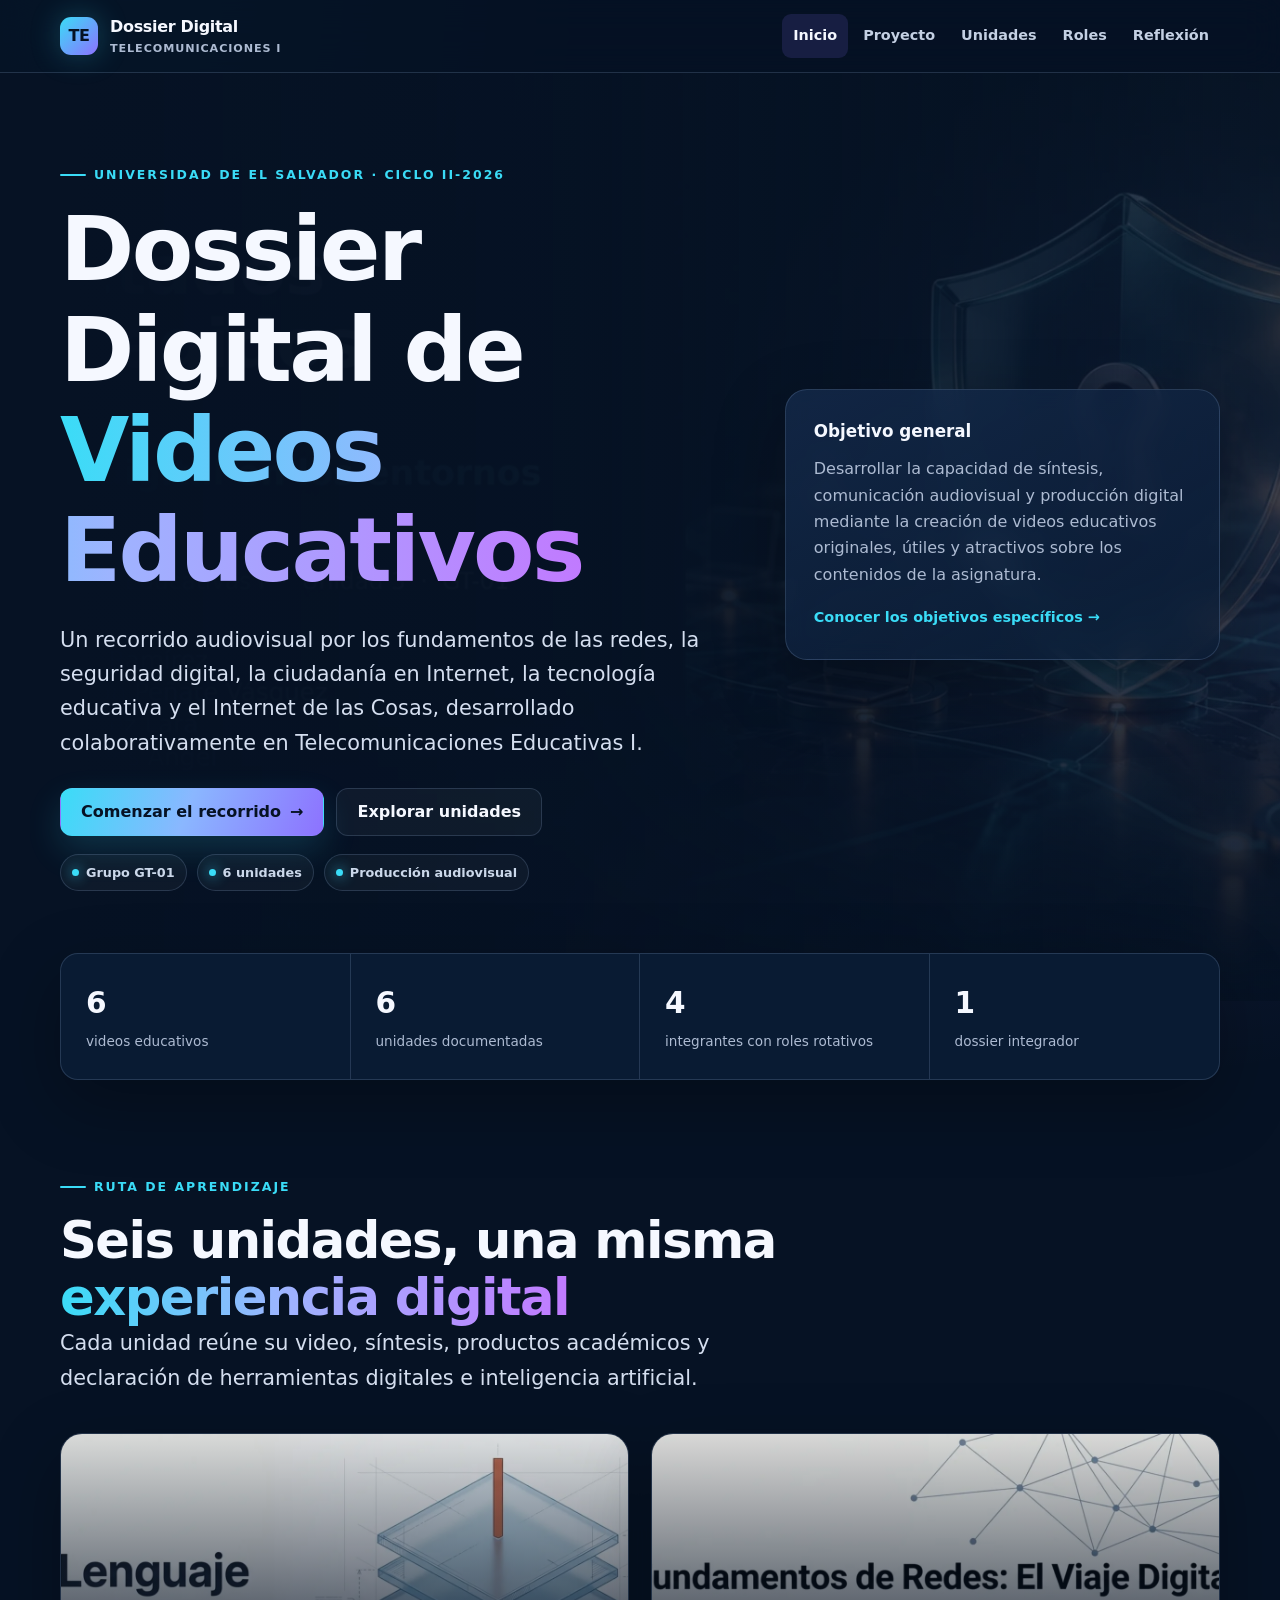
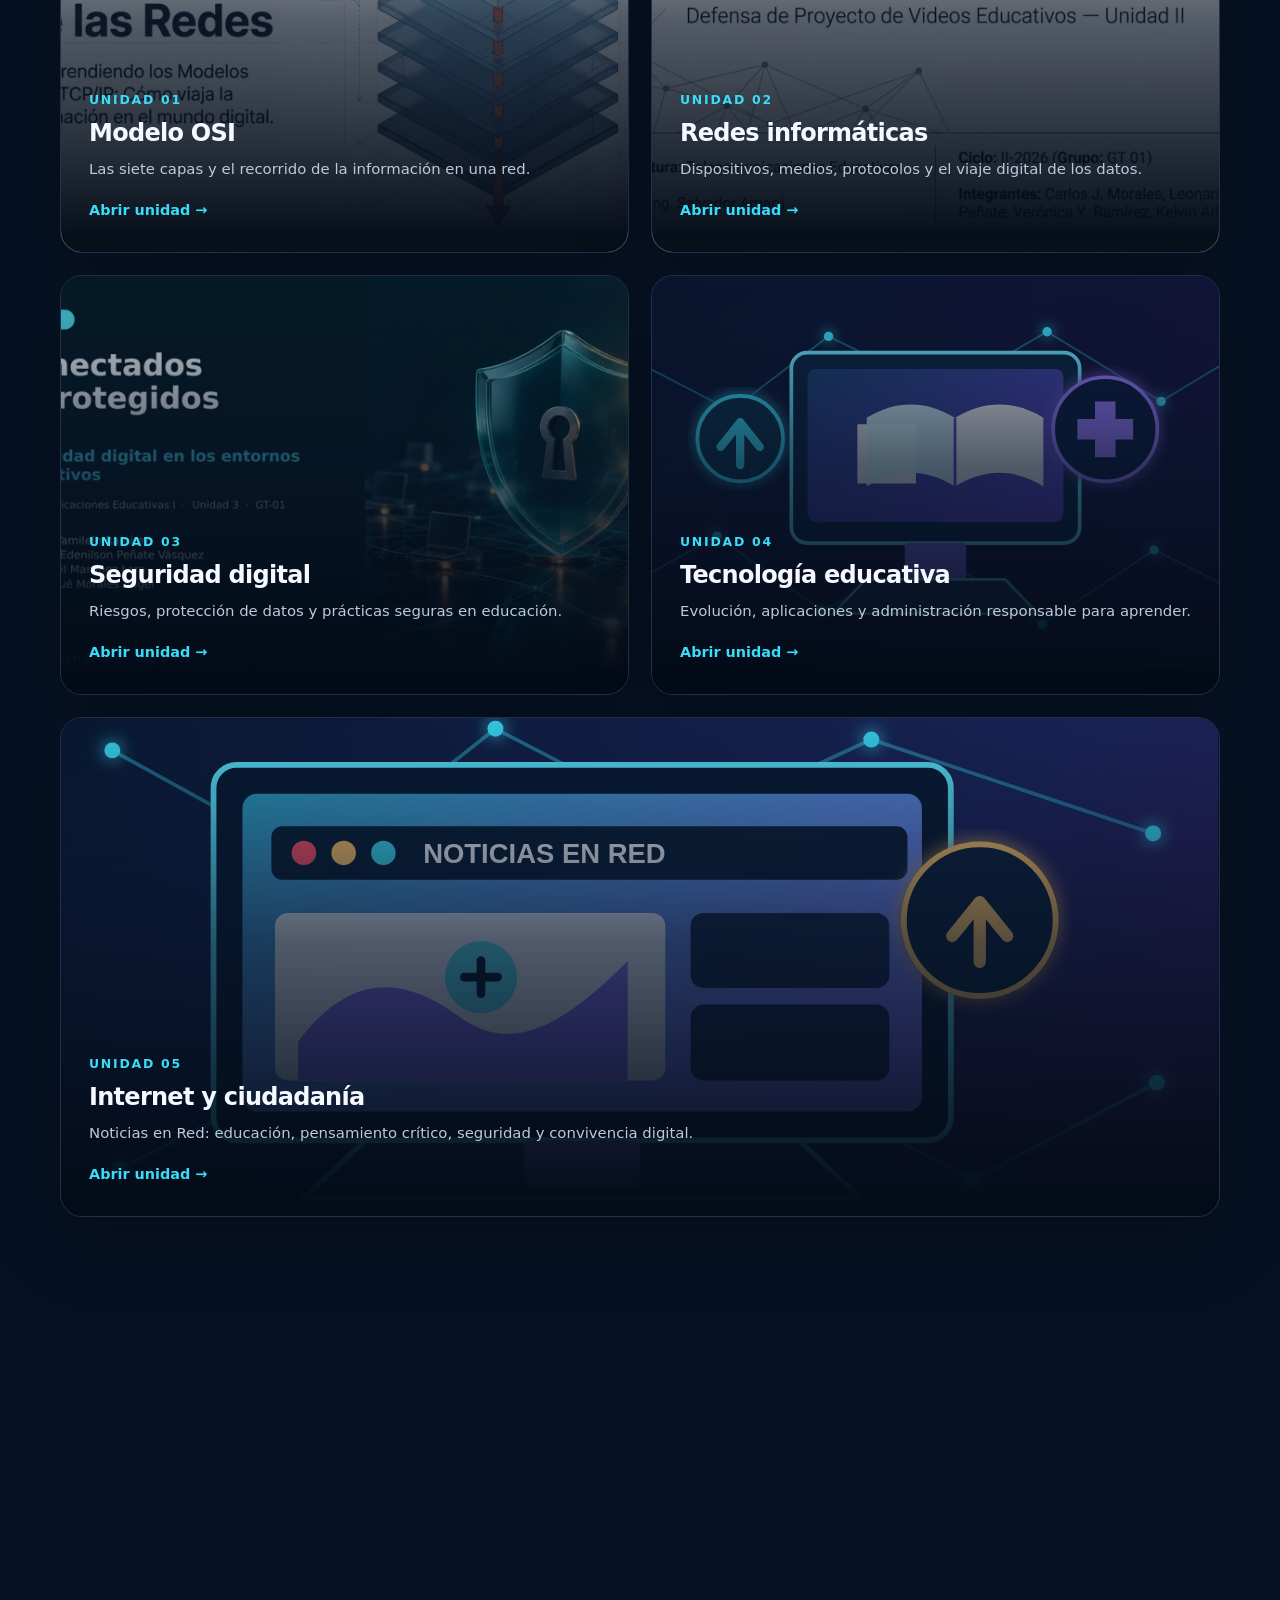
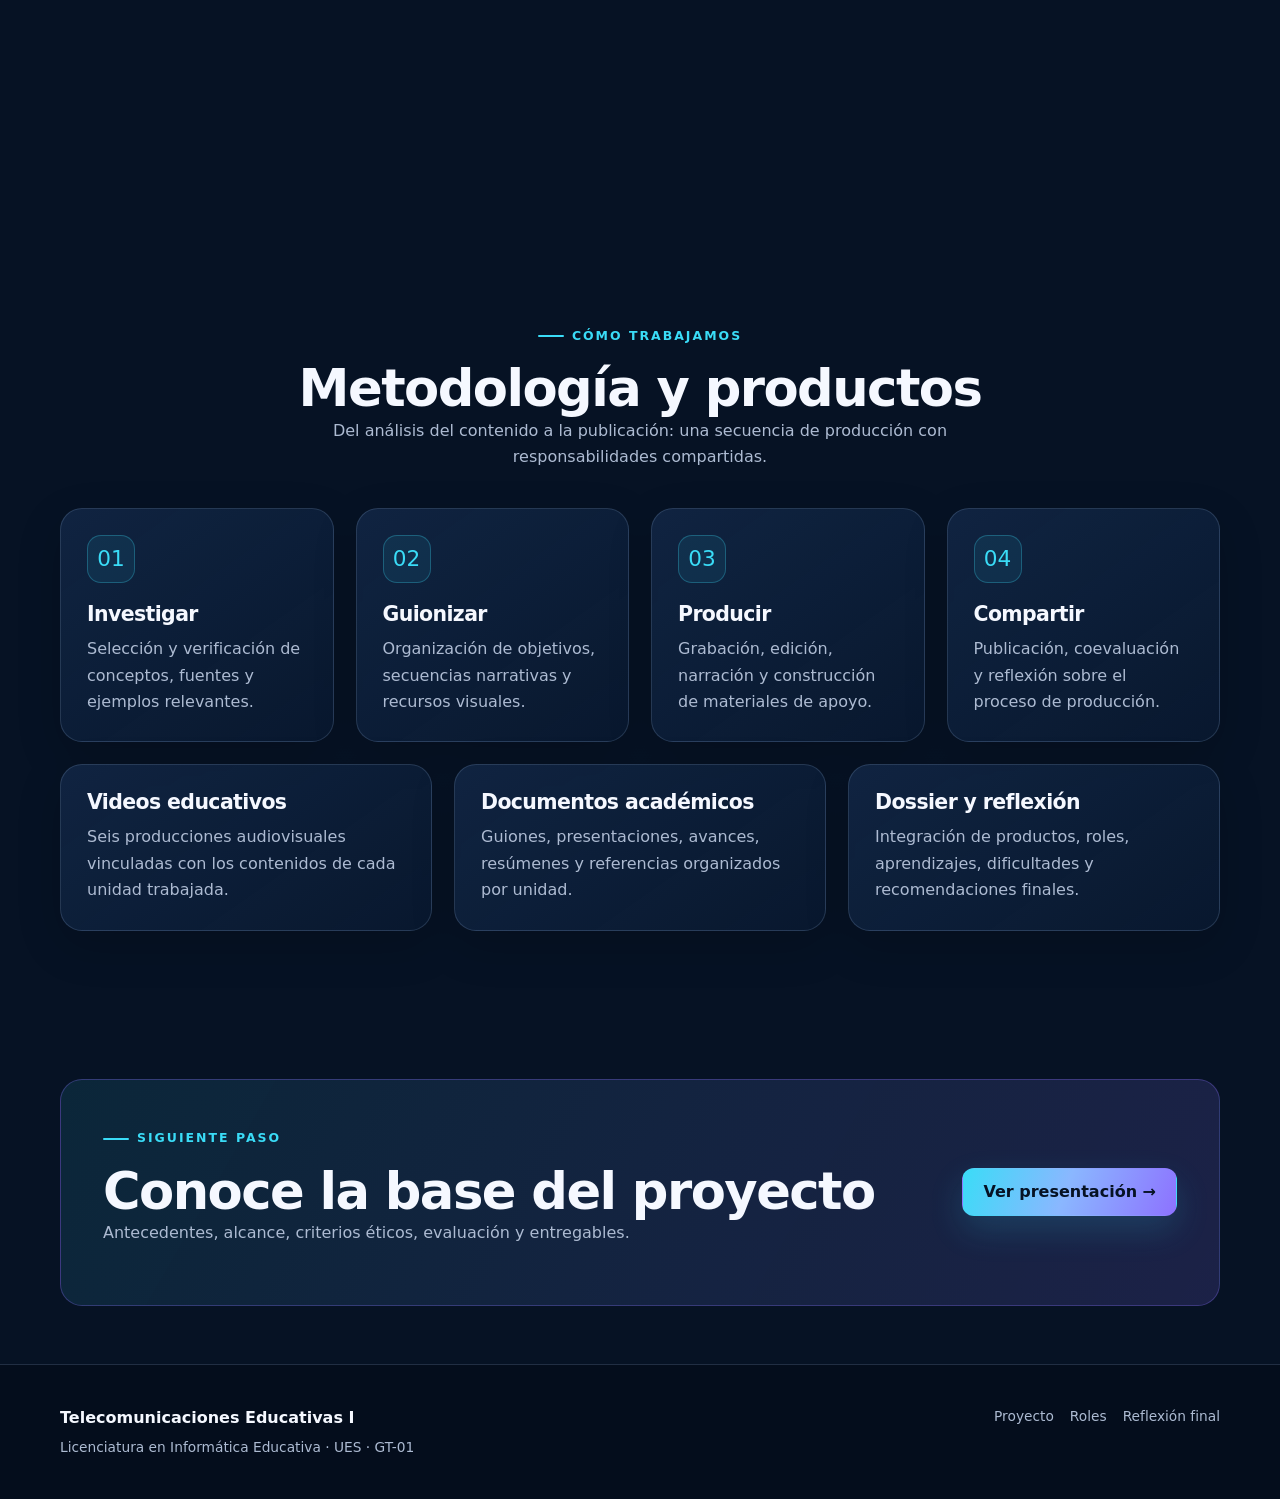
<file: index.html>
<!doctype html>
<html lang="es">
<head>
  <meta charset="utf-8">
  <meta name="viewport" content="width=device-width, initial-scale=1">
  <meta name="description" content="Dossier digital de videos educativos de Telecomunicaciones Educativas I, GT-01, Universidad de El Salvador.">
  <title>Dossier Digital | Telecomunicaciones Educativas I</title>
  <link rel="stylesheet" href="css/estilos.css">
  <script src="js/script.js" defer></script>
</head>
<body>
  <a class="skip-link" href="#contenido">Saltar al contenido</a>
  <header class="site-header">
    <nav class="nav container" aria-label="Navegación principal">
      <a class="brand" href="index.html">
        <span class="brand-mark" aria-hidden="true">TE</span>
        <span>Dossier Digital<small>Telecomunicaciones I</small></span>
      </a>
      <button class="menu-toggle" aria-label="Abrir menú" aria-expanded="false">☰</button>
      <div class="nav-links">
        <a href="index.html" aria-current="page">Inicio</a>
        <a href="presentacion.html">Proyecto</a>
        <a href="unidad1.html">Unidades</a>
        <a href="roles.html">Roles</a>
        <a href="reflexion.html">Reflexión</a>
      </div>
    </nav>
  </header>

  <main id="contenido">
    <section class="hero">
      <div class="hero-bg" style="background-image:url('img/portada-proyecto.webp')"></div>
      <div class="container hero-grid">
        <div>
          <p class="eyebrow">Universidad de El Salvador · Ciclo II-2026</p>
          <h1>Dossier Digital de <span class="gradient-text">Videos Educativos</span></h1>
          <p class="lead">Un recorrido audiovisual por los fundamentos de las redes, la seguridad digital, la ciudadanía en Internet, la tecnología educativa y el Internet de las Cosas, desarrollado colaborativamente en Telecomunicaciones Educativas I.</p>
          <div class="btn-row">
            <a class="btn btn-primary" href="presentacion.html">Comenzar el recorrido <span aria-hidden="true">→</span></a>
            <a class="btn btn-secondary" href="#unidades">Explorar unidades</a>
          </div>
          <div class="meta-row">
            <span class="tag">Grupo GT-01</span>
            <span class="tag">6 unidades</span>
            <span class="tag">Producción audiovisual</span>
          </div>
        </div>
        <aside class="hero-panel reveal">
          <strong>Objetivo general</strong>
          <p>Desarrollar la capacidad de síntesis, comunicación audiovisual y producción digital mediante la creación de videos educativos originales, útiles y atractivos sobre los contenidos de la asignatura.</p>
          <a class="text-link" href="presentacion.html#objetivos">Conocer los objetivos específicos →</a>
        </aside>
      </div>
    </section>

    <div class="stats container" aria-label="Resumen del proyecto">
      <div class="stats-grid">
        <div class="stat"><b>6</b><span>videos educativos</span></div>
        <div class="stat"><b>6</b><span>unidades documentadas</span></div>
        <div class="stat"><b>4</b><span>integrantes con roles rotativos</span></div>
        <div class="stat"><b>1</b><span>dossier integrador</span></div>
      </div>
    </div>

    <section class="section" id="unidades">
      <div class="container">
        <div class="section-header">
          <p class="eyebrow">Ruta de aprendizaje</p>
          <h2>Seis unidades, una misma <span class="gradient-text">experiencia digital</span></h2>
          <p class="lead">Cada unidad reúne su video, síntesis, productos académicos y declaración de herramientas digitales e inteligencia artificial.</p>
        </div>
        <div class="grid grid-2">
          <a class="unit-card reveal" href="unidad1.html">
            <img src="img/unidad1-osi.webp" alt="Portada del proyecto sobre el modelo OSI" loading="lazy">
            <div class="unit-card-content">
              <span class="unit-number">Unidad 01</span>
              <h3>Modelo OSI</h3>
              <p>Las siete capas y el recorrido de la información en una red.</p>
              <span class="text-link">Abrir unidad →</span>
            </div>
          </a>
          <a class="unit-card reveal" href="unidad2.html">
            <img src="img/unidad2-redes.webp" alt="Portada del proyecto sobre fundamentos de redes" loading="lazy">
            <div class="unit-card-content">
              <span class="unit-number">Unidad 02</span>
              <h3>Redes informáticas</h3>
              <p>Dispositivos, medios, protocolos y el viaje digital de los datos.</p>
              <span class="text-link">Abrir unidad →</span>
            </div>
          </a>
          <a class="unit-card reveal" href="unidad3.html">
            <img src="img/unidad3-seguridad.webp" alt="Portada Conectados y protegidos sobre seguridad digital" loading="lazy">
            <div class="unit-card-content">
              <span class="unit-number">Unidad 03</span>
              <h3>Seguridad digital</h3>
              <p>Riesgos, protección de datos y prácticas seguras en educación.</p>
              <span class="text-link">Abrir unidad →</span>
            </div>
          </a>
          <a class="unit-card reveal" href="unidad4.html">
            <img src="img/unidad4-tecnologia.svg" alt="Ilustración de tecnología educativa conectada" loading="lazy">
            <div class="unit-card-content">
              <span class="unit-number">Unidad 04</span>
              <h3>Tecnología educativa</h3>
              <p>Evolución, aplicaciones y administración responsable para aprender.</p>
              <span class="text-link">Abrir unidad →</span>
            </div>
          </a>
          <a class="unit-card featured reveal" href="unidad5.html">
            <img src="img/unidad5-ciudadania.svg" alt="Noticiero educativo sobre Internet, educación y ciudadanía digital" loading="lazy">
            <div class="unit-card-content"><span class="unit-number">Unidad 05</span><h3>Internet y ciudadanía</h3><p>Noticias en Red: educación, pensamiento crítico, seguridad y convivencia digital.</p><span class="text-link">Abrir unidad →</span></div>
          </a>
          <a class="unit-card featured reveal" href="unidad6.html">
            <img src="img/unidad6-iot.svg" alt="Vivienda y ciudad inteligente conectadas mediante Internet de las Cosas" loading="lazy">
            <div class="unit-card-content">
              <span class="unit-number">Unidad 06</span>
              <h3>Internet de las Cosas</h3>
              <p>El despertar del mundo conectado: hogar inteligente, movilidad, oficina automatizada y uso responsable.</p>
              <span class="text-link">Abrir unidad →</span>
            </div>
          </a>
        </div>
      </div>
    </section>

    <section class="section" id="metodologia">
      <div class="container">
        <div class="section-header center">
          <p class="eyebrow">Cómo trabajamos</p>
          <h2>Metodología y productos</h2>
          <p>Del análisis del contenido a la publicación: una secuencia de producción con responsabilidades compartidas.</p>
        </div>
        <div class="grid grid-4">
          <article class="card reveal"><div class="icon" aria-hidden="true">01</div><h3>Investigar</h3><p>Selección y verificación de conceptos, fuentes y ejemplos relevantes.</p></article>
          <article class="card reveal"><div class="icon" aria-hidden="true">02</div><h3>Guionizar</h3><p>Organización de objetivos, secuencias narrativas y recursos visuales.</p></article>
          <article class="card reveal"><div class="icon" aria-hidden="true">03</div><h3>Producir</h3><p>Grabación, edición, narración y construcción de materiales de apoyo.</p></article>
          <article class="card reveal"><div class="icon" aria-hidden="true">04</div><h3>Compartir</h3><p>Publicación, coevaluación y reflexión sobre el proceso de producción.</p></article>
        </div>
        <div class="grid grid-3" style="margin-top:22px">
          <article class="card reveal"><h3>Videos educativos</h3><p>Seis producciones audiovisuales vinculadas con los contenidos de cada unidad trabajada.</p></article>
          <article class="card reveal"><h3>Documentos académicos</h3><p>Guiones, presentaciones, avances, resúmenes y referencias organizados por unidad.</p></article>
          <article class="card reveal"><h3>Dossier y reflexión</h3><p>Integración de productos, roles, aprendizajes, dificultades y recomendaciones finales.</p></article>
        </div>
      </div>
    </section>

    <section class="section compact">
      <div class="container">
        <div class="cta">
          <div>
            <p class="eyebrow">Siguiente paso</p>
            <h2>Conoce la base del proyecto</h2>
            <p>Antecedentes, alcance, criterios éticos, evaluación y entregables.</p>
          </div>
          <a class="btn btn-primary" href="presentacion.html">Ver presentación →</a>
        </div>
      </div>
    </section>
  </main>

  <footer class="site-footer">
    <div class="container footer-grid">
      <div><strong>Telecomunicaciones Educativas I</strong><p>Licenciatura en Informática Educativa · UES · GT-01</p></div>
      <div class="footer-links"><a href="presentacion.html">Proyecto</a><a href="roles.html">Roles</a><a href="reflexion.html">Reflexión final</a></div>
    </div>
  </footer>
</body>
</html>
</file>
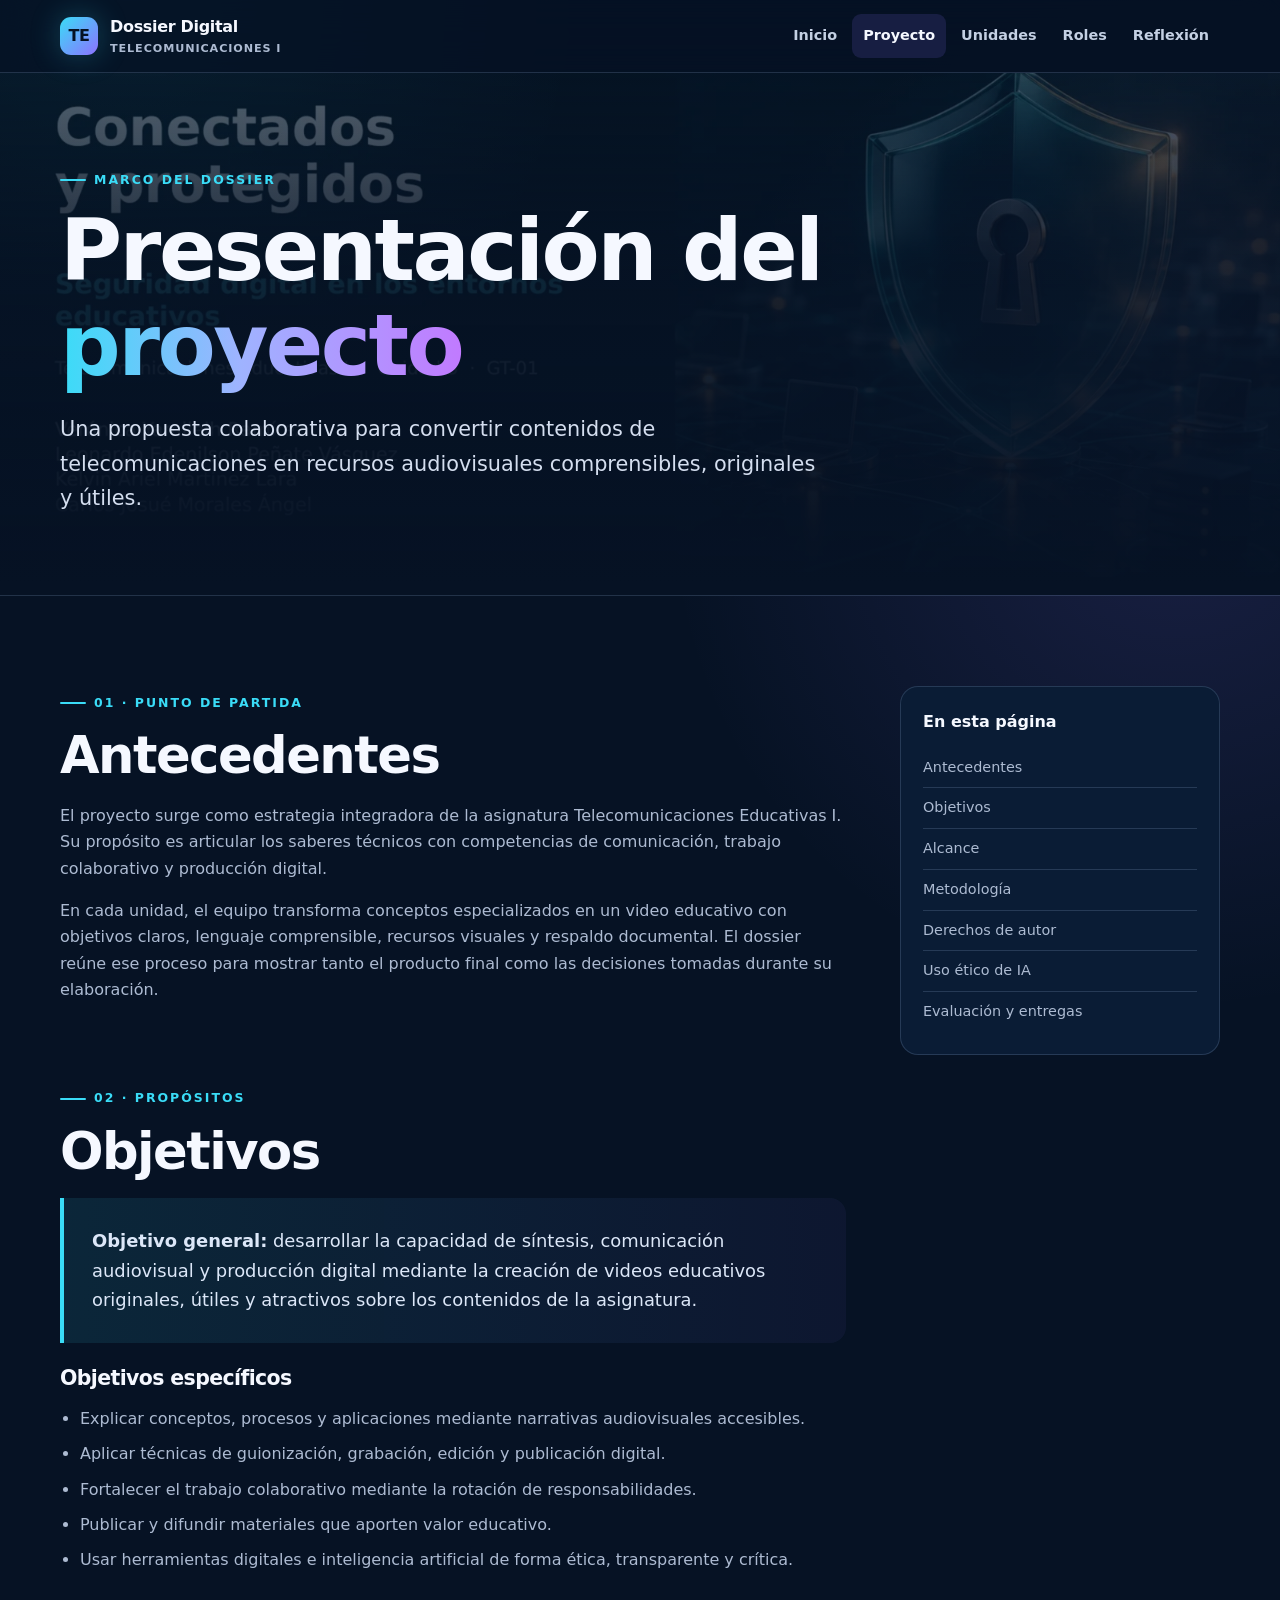
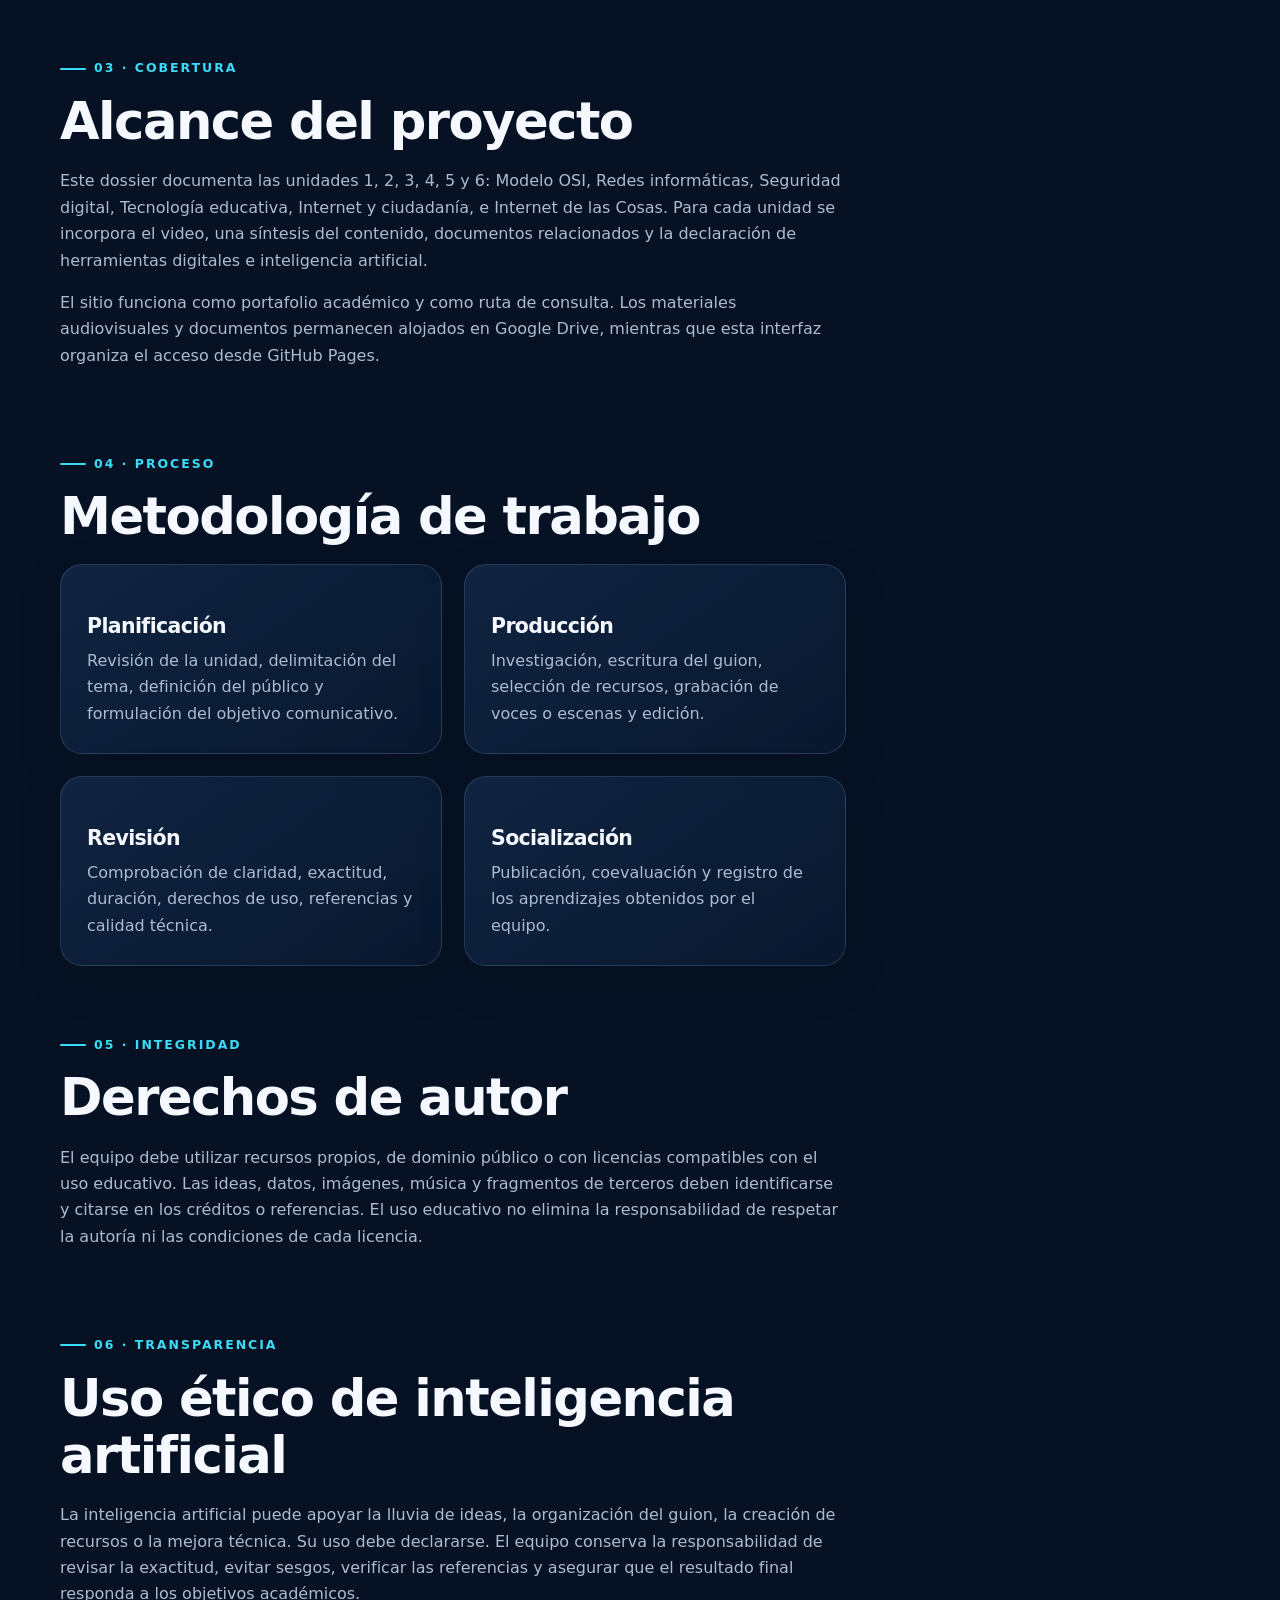
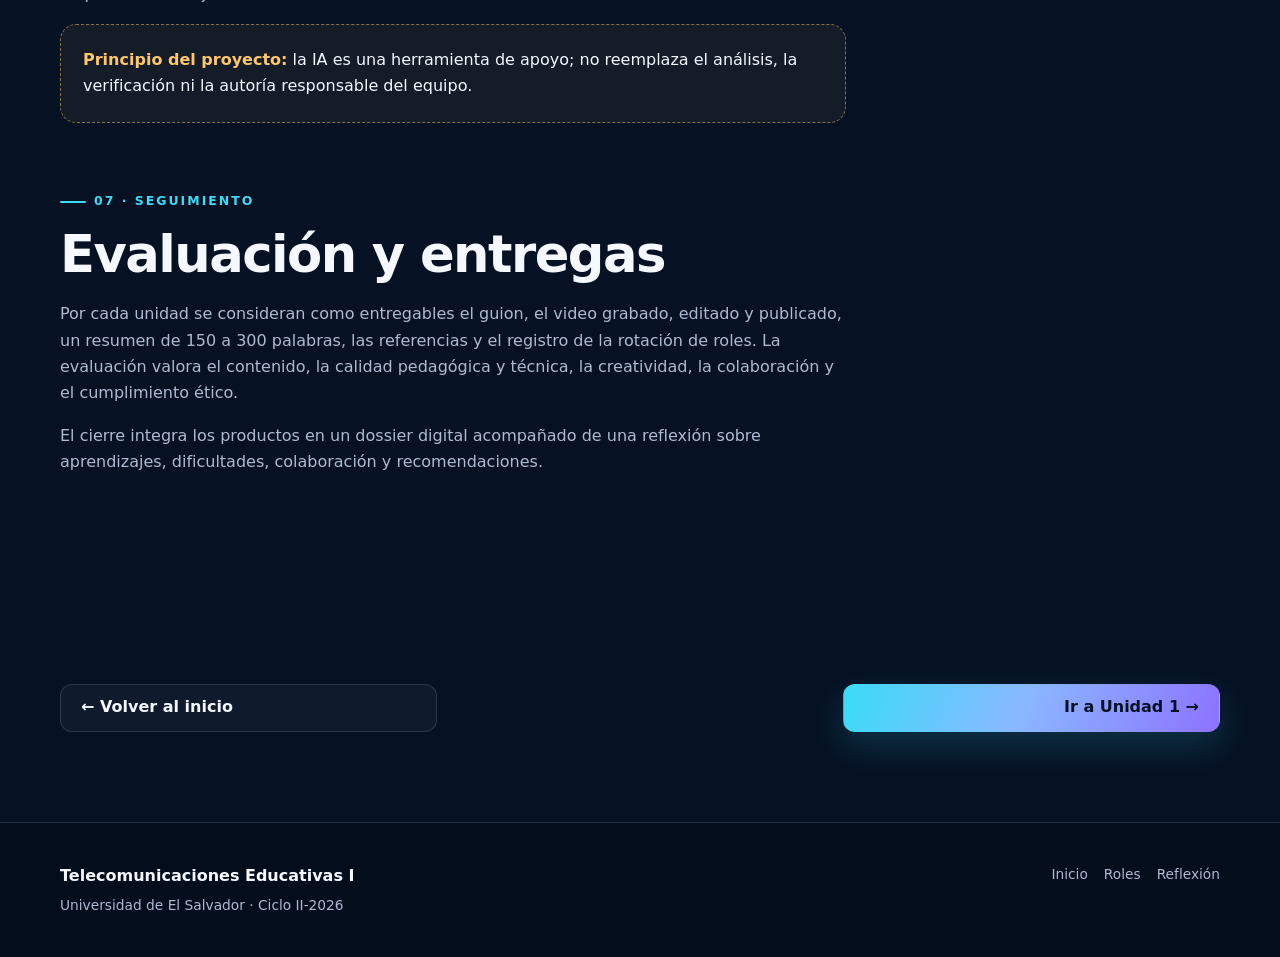
<file: presentacion.html>
<!doctype html>
<html lang="es">
<head>
  <meta charset="utf-8">
  <meta name="viewport" content="width=device-width, initial-scale=1">
  <meta name="description" content="Presentación, objetivos, metodología, alcance y criterios éticos del proyecto de videos educativos.">
  <title>Presentación del proyecto | Dossier Digital</title>
  <link rel="stylesheet" href="css/estilos.css">
  <script src="js/script.js" defer></script>
</head>
<body>
  <a class="skip-link" href="#contenido">Saltar al contenido</a>
  <header class="site-header">
    <nav class="nav container" aria-label="Navegación principal">
      <a class="brand" href="index.html"><span class="brand-mark" aria-hidden="true">TE</span><span>Dossier Digital<small>Telecomunicaciones I</small></span></a>
      <button class="menu-toggle" aria-label="Abrir menú" aria-expanded="false">☰</button>
      <div class="nav-links">
        <a href="index.html">Inicio</a><a href="presentacion.html" aria-current="page">Proyecto</a><a href="unidad1.html">Unidades</a><a href="roles.html">Roles</a><a href="reflexion.html">Reflexión</a>
      </div>
    </nav>
  </header>

  <main id="contenido">
    <section class="page-hero">
      <img class="page-image" src="img/portada-proyecto.webp" alt="" aria-hidden="true">
      <div class="container page-hero-content">
        <p class="eyebrow">Marco del dossier</p>
        <h1>Presentación del <span class="gradient-text">proyecto</span></h1>
        <p class="lead">Una propuesta colaborativa para convertir contenidos de telecomunicaciones en recursos audiovisuales comprensibles, originales y útiles.</p>
      </div>
    </section>

    <section class="section">
      <div class="container content-layout">
        <div>
          <section class="prose-section reveal" id="antecedentes">
            <p class="eyebrow">01 · Punto de partida</p>
            <h2>Antecedentes</h2>
            <p>El proyecto surge como estrategia integradora de la asignatura Telecomunicaciones Educativas I. Su propósito es articular los saberes técnicos con competencias de comunicación, trabajo colaborativo y producción digital.</p>
            <p>En cada unidad, el equipo transforma conceptos especializados en un video educativo con objetivos claros, lenguaje comprensible, recursos visuales y respaldo documental. El dossier reúne ese proceso para mostrar tanto el producto final como las decisiones tomadas durante su elaboración.</p>
          </section>

          <section class="prose-section reveal" id="objetivos">
            <p class="eyebrow">02 · Propósitos</p>
            <h2>Objetivos</h2>
            <div class="objective"><strong>Objetivo general:</strong> desarrollar la capacidad de síntesis, comunicación audiovisual y producción digital mediante la creación de videos educativos originales, útiles y atractivos sobre los contenidos de la asignatura.</div>
            <h3>Objetivos específicos</h3>
            <ul>
              <li>Explicar conceptos, procesos y aplicaciones mediante narrativas audiovisuales accesibles.</li>
              <li>Aplicar técnicas de guionización, grabación, edición y publicación digital.</li>
              <li>Fortalecer el trabajo colaborativo mediante la rotación de responsabilidades.</li>
              <li>Publicar y difundir materiales que aporten valor educativo.</li>
              <li>Usar herramientas digitales e inteligencia artificial de forma ética, transparente y crítica.</li>
            </ul>
          </section>

          <section class="prose-section reveal" id="alcance">
            <p class="eyebrow">03 · Cobertura</p>
            <h2>Alcance del proyecto</h2>
            <p>Este dossier documenta las unidades 1, 2, 3, 4, 5 y 6: Modelo OSI, Redes informáticas, Seguridad digital, Tecnología educativa, Internet y ciudadanía, e Internet de las Cosas. Para cada unidad se incorpora el video, una síntesis del contenido, documentos relacionados y la declaración de herramientas digitales e inteligencia artificial.</p>
            <p>El sitio funciona como portafolio académico y como ruta de consulta. Los materiales audiovisuales y documentos permanecen alojados en Google Drive, mientras que esta interfaz organiza el acceso desde GitHub Pages.</p>
          </section>

          <section class="prose-section reveal" id="metodo">
            <p class="eyebrow">04 · Proceso</p>
            <h2>Metodología de trabajo</h2>
            <div class="grid grid-2">
              <article class="card"><h3>Planificación</h3><p>Revisión de la unidad, delimitación del tema, definición del público y formulación del objetivo comunicativo.</p></article>
              <article class="card"><h3>Producción</h3><p>Investigación, escritura del guion, selección de recursos, grabación de voces o escenas y edición.</p></article>
              <article class="card"><h3>Revisión</h3><p>Comprobación de claridad, exactitud, duración, derechos de uso, referencias y calidad técnica.</p></article>
              <article class="card"><h3>Socialización</h3><p>Publicación, coevaluación y registro de los aprendizajes obtenidos por el equipo.</p></article>
            </div>
          </section>

          <section class="prose-section reveal" id="derechos">
            <p class="eyebrow">05 · Integridad</p>
            <h2>Derechos de autor</h2>
            <p>El equipo debe utilizar recursos propios, de dominio público o con licencias compatibles con el uso educativo. Las ideas, datos, imágenes, música y fragmentos de terceros deben identificarse y citarse en los créditos o referencias. El uso educativo no elimina la responsabilidad de respetar la autoría ni las condiciones de cada licencia.</p>
          </section>

          <section class="prose-section reveal" id="ia">
            <p class="eyebrow">06 · Transparencia</p>
            <h2>Uso ético de inteligencia artificial</h2>
            <p>La inteligencia artificial puede apoyar la lluvia de ideas, la organización del guion, la creación de recursos o la mejora técnica. Su uso debe declararse. El equipo conserva la responsabilidad de revisar la exactitud, evitar sesgos, verificar las referencias y asegurar que el resultado final responda a los objetivos académicos.</p>
            <div class="status-box"><strong>Principio del proyecto:</strong> la IA es una herramienta de apoyo; no reemplaza el análisis, la verificación ni la autoría responsable del equipo.</div>
          </section>

          <section class="prose-section reveal" id="evaluacion">
            <p class="eyebrow">07 · Seguimiento</p>
            <h2>Evaluación y entregas</h2>
            <p>Por cada unidad se consideran como entregables el guion, el video grabado, editado y publicado, un resumen de 150 a 300 palabras, las referencias y el registro de la rotación de roles. La evaluación valora el contenido, la calidad pedagógica y técnica, la creatividad, la colaboración y el cumplimiento ético.</p>
            <p>El cierre integra los productos en un dossier digital acompañado de una reflexión sobre aprendizajes, dificultades, colaboración y recomendaciones.</p>
          </section>
        </div>

        <aside class="sidebar">
          <nav class="toc" aria-label="Contenido de esta página">
            <strong>En esta página</strong>
            <a href="#antecedentes">Antecedentes</a><a href="#objetivos">Objetivos</a><a href="#alcance">Alcance</a><a href="#metodo">Metodología</a><a href="#derechos">Derechos de autor</a><a href="#ia">Uso ético de IA</a><a href="#evaluacion">Evaluación y entregas</a>
          </nav>
        </aside>
      </div>
    </section>

    <div class="container unit-nav">
      <a class="btn btn-secondary" href="index.html">← Volver al inicio</a>
      <span></span>
      <a class="btn btn-primary" href="unidad1.html">Ir a Unidad 1 →</a>
    </div>
  </main>

  <footer class="site-footer"><div class="container footer-grid"><div><strong>Telecomunicaciones Educativas I</strong><p>Universidad de El Salvador · Ciclo II-2026</p></div><div class="footer-links"><a href="index.html">Inicio</a><a href="roles.html">Roles</a><a href="reflexion.html">Reflexión</a></div></div></footer>
</body>
</html>
</file>
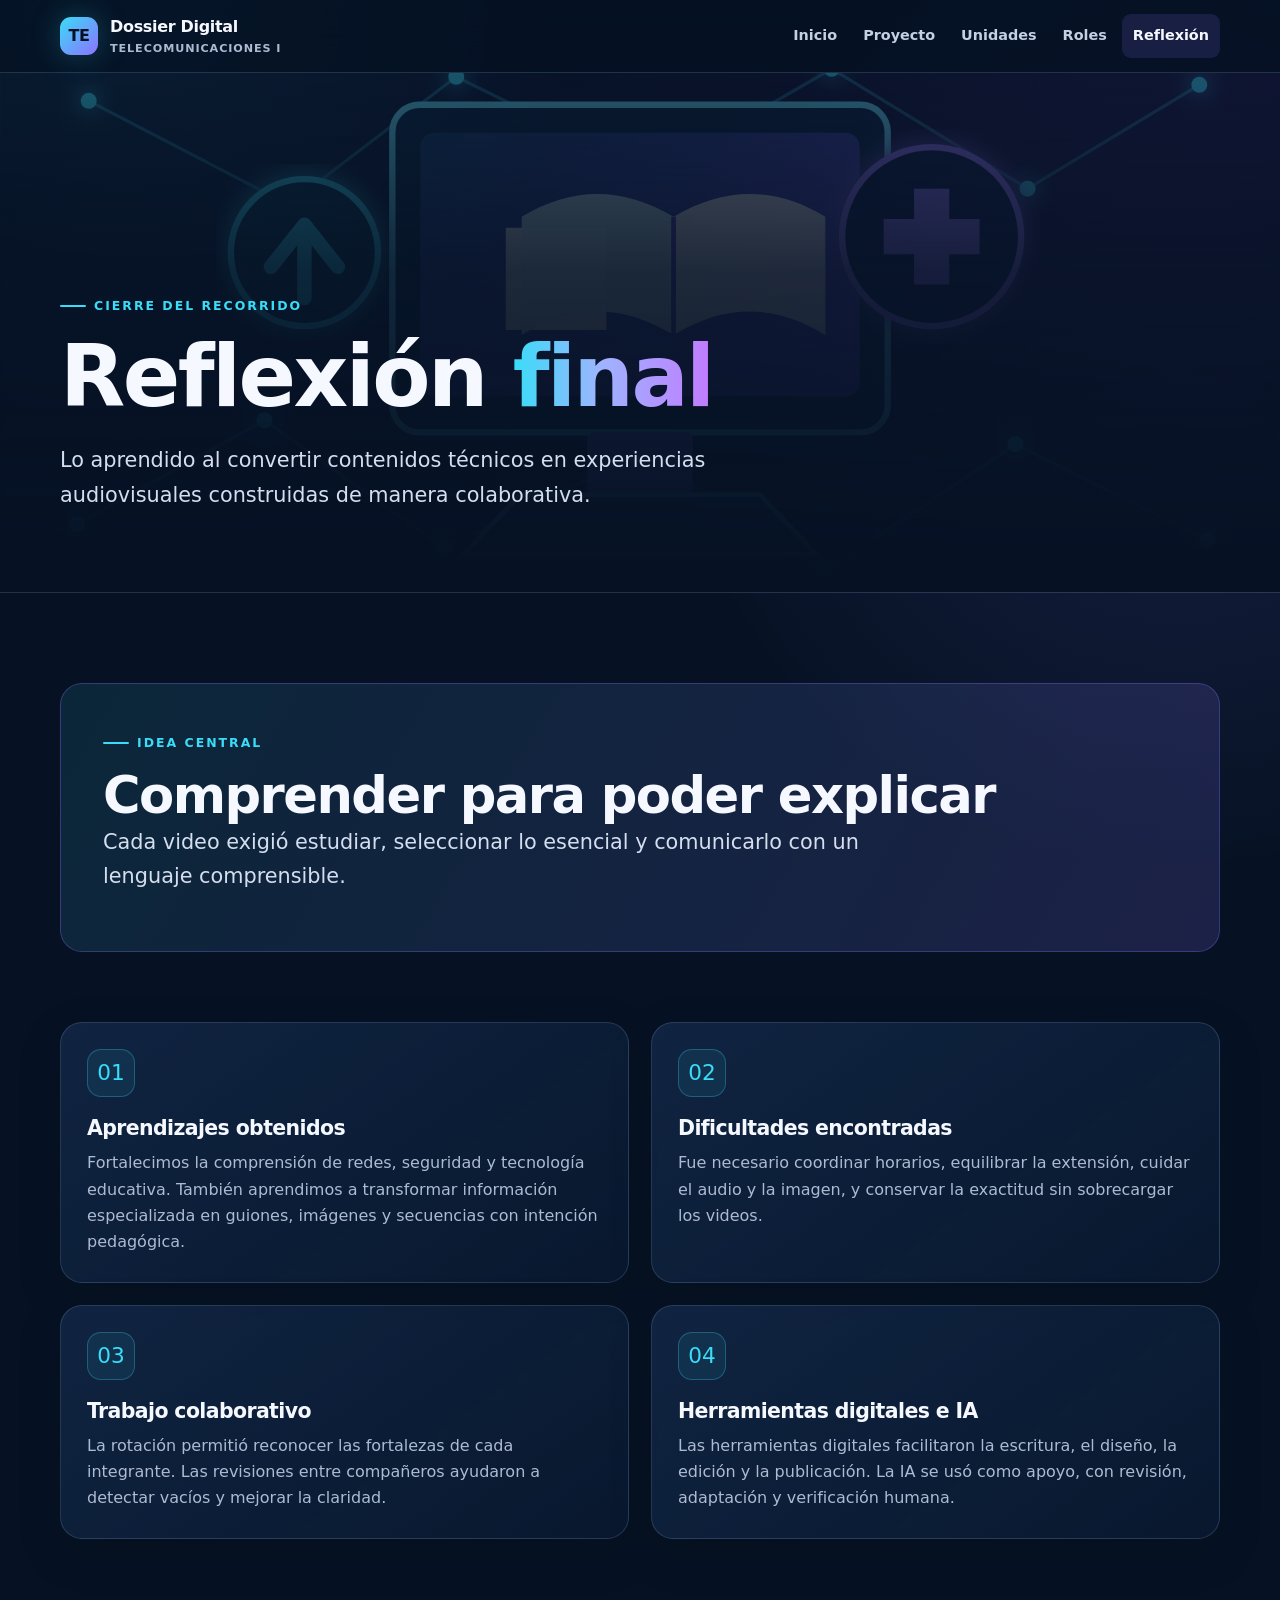
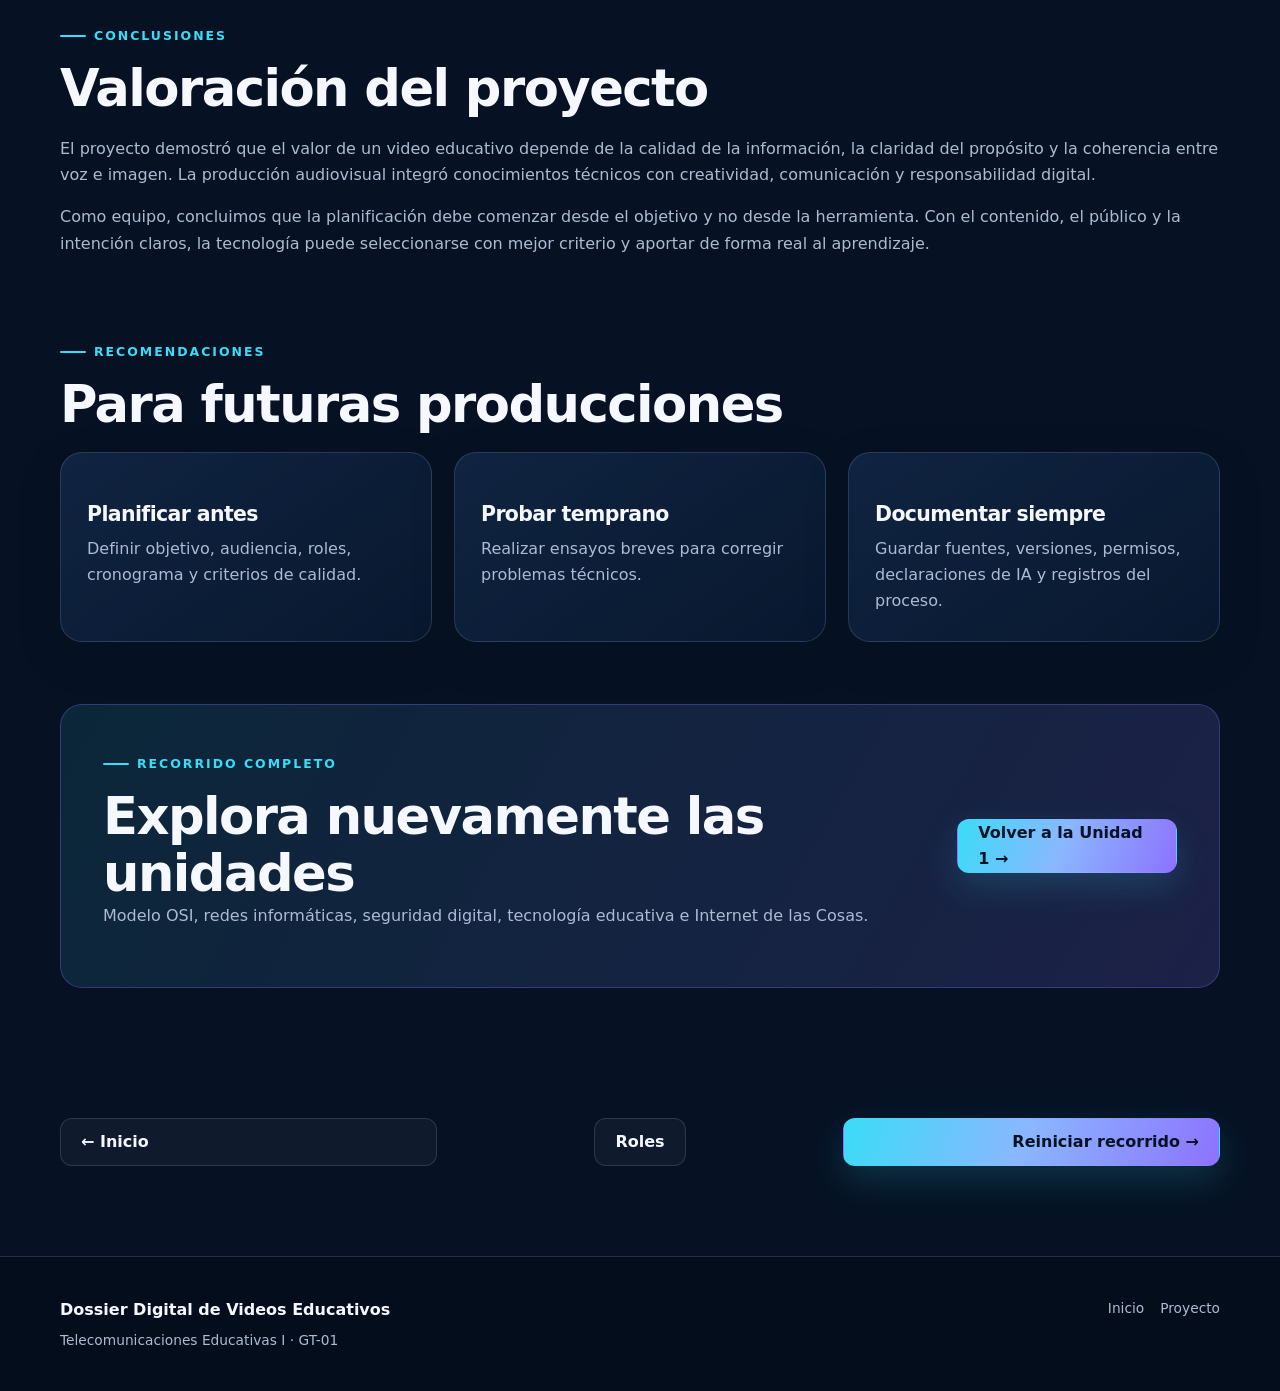
<file: reflexion.html>
<!doctype html>
<html lang="es">
<head>
  <meta charset="utf-8"><meta name="viewport" content="width=device-width, initial-scale=1">
  <meta name="description" content="Reflexión final del proyecto de videos educativos de Telecomunicaciones Educativas I.">
  <title>Reflexión final | Dossier Digital</title>
  <link rel="stylesheet" href="css/estilos.css"><script src="js/script.js" defer></script>
</head>
<body>
  <a class="skip-link" href="#contenido">Saltar al contenido</a>
  <header class="site-header"><nav class="nav container" aria-label="Navegación principal">
    <a class="brand" href="index.html"><span class="brand-mark">TE</span><span>Dossier Digital<small>Telecomunicaciones I</small></span></a>
    <button class="menu-toggle" aria-label="Abrir menú" aria-expanded="false">☰</button>
    <div class="nav-links"><a href="index.html">Inicio</a><a href="presentacion.html">Proyecto</a><a href="unidad1.html">Unidades</a><a href="roles.html">Roles</a><a href="reflexion.html" aria-current="page">Reflexión</a></div>
  </nav></header>
  <main id="contenido">
    <section class="page-hero">
      <img class="page-image" src="img/unidad4-tecnologia.svg" alt="" aria-hidden="true">
      <div class="container page-hero-content"><p class="eyebrow">Cierre del recorrido</p><h1>Reflexión <span class="gradient-text">final</span></h1><p class="lead">Lo aprendido al convertir contenidos técnicos en experiencias audiovisuales construidas de manera colaborativa.</p></div>
    </section>
    <section class="section">
      <div class="container">
        <div class="cta reveal"><div><p class="eyebrow">Idea central</p><h2>Comprender para poder explicar</h2><p class="lead">Cada video exigió estudiar, seleccionar lo esencial y comunicarlo con un lenguaje comprensible.</p></div></div>
        <div class="grid grid-2" style="margin-top:70px">
          <article class="card reveal"><div class="icon">01</div><h3>Aprendizajes obtenidos</h3><p>Fortalecimos la comprensión de redes, seguridad y tecnología educativa. También aprendimos a transformar información especializada en guiones, imágenes y secuencias con intención pedagógica.</p></article>
          <article class="card reveal"><div class="icon">02</div><h3>Dificultades encontradas</h3><p>Fue necesario coordinar horarios, equilibrar la extensión, cuidar el audio y la imagen, y conservar la exactitud sin sobrecargar los videos.</p></article>
          <article class="card reveal"><div class="icon">03</div><h3>Trabajo colaborativo</h3><p>La rotación permitió reconocer las fortalezas de cada integrante. Las revisiones entre compañeros ayudaron a detectar vacíos y mejorar la claridad.</p></article>
          <article class="card reveal"><div class="icon">04</div><h3>Herramientas digitales e IA</h3><p>Las herramientas digitales facilitaron la escritura, el diseño, la edición y la publicación. La IA se usó como apoyo, con revisión, adaptación y verificación humana.</p></article>
        </div>
        <section class="prose-section reveal" style="padding-top:80px">
          <p class="eyebrow">Conclusiones</p><h2>Valoración del proyecto</h2>
          <p>El proyecto demostró que el valor de un video educativo depende de la calidad de la información, la claridad del propósito y la coherencia entre voz e imagen. La producción audiovisual integró conocimientos técnicos con creatividad, comunicación y responsabilidad digital.</p>
          <p>Como equipo, concluimos que la planificación debe comenzar desde el objetivo y no desde la herramienta. Con el contenido, el público y la intención claros, la tecnología puede seleccionarse con mejor criterio y aportar de forma real al aprendizaje.</p>
        </section>
        <section class="prose-section reveal">
          <p class="eyebrow">Recomendaciones</p><h2>Para futuras producciones</h2>
          <div class="grid grid-3">
            <article class="card"><h3>Planificar antes</h3><p>Definir objetivo, audiencia, roles, cronograma y criterios de calidad.</p></article>
            <article class="card"><h3>Probar temprano</h3><p>Realizar ensayos breves para corregir problemas técnicos.</p></article>
            <article class="card"><h3>Documentar siempre</h3><p>Guardar fuentes, versiones, permisos, declaraciones de IA y registros del proceso.</p></article>
          </div>
        </section>
        <div class="cta reveal"><div><p class="eyebrow">Recorrido completo</p><h2>Explora nuevamente las unidades</h2><p>Modelo OSI, redes informáticas, seguridad digital, tecnología educativa e Internet de las Cosas.</p></div><a class="btn btn-primary" href="unidad1.html">Volver a la Unidad 1 →</a></div>
      </div>
    </section>
    <div class="container unit-nav"><a class="btn btn-secondary" href="index.html">← Inicio</a><a class="btn btn-secondary" href="roles.html">Roles</a><a class="btn btn-primary" href="unidad1.html">Reiniciar recorrido →</a></div>
  </main>
  <footer class="site-footer"><div class="container footer-grid"><div><strong>Dossier Digital de Videos Educativos</strong><p>Telecomunicaciones Educativas I · GT-01</p></div><div class="footer-links"><a href="index.html">Inicio</a><a href="presentacion.html">Proyecto</a></div></div></footer>
</body>
</html>
</file>
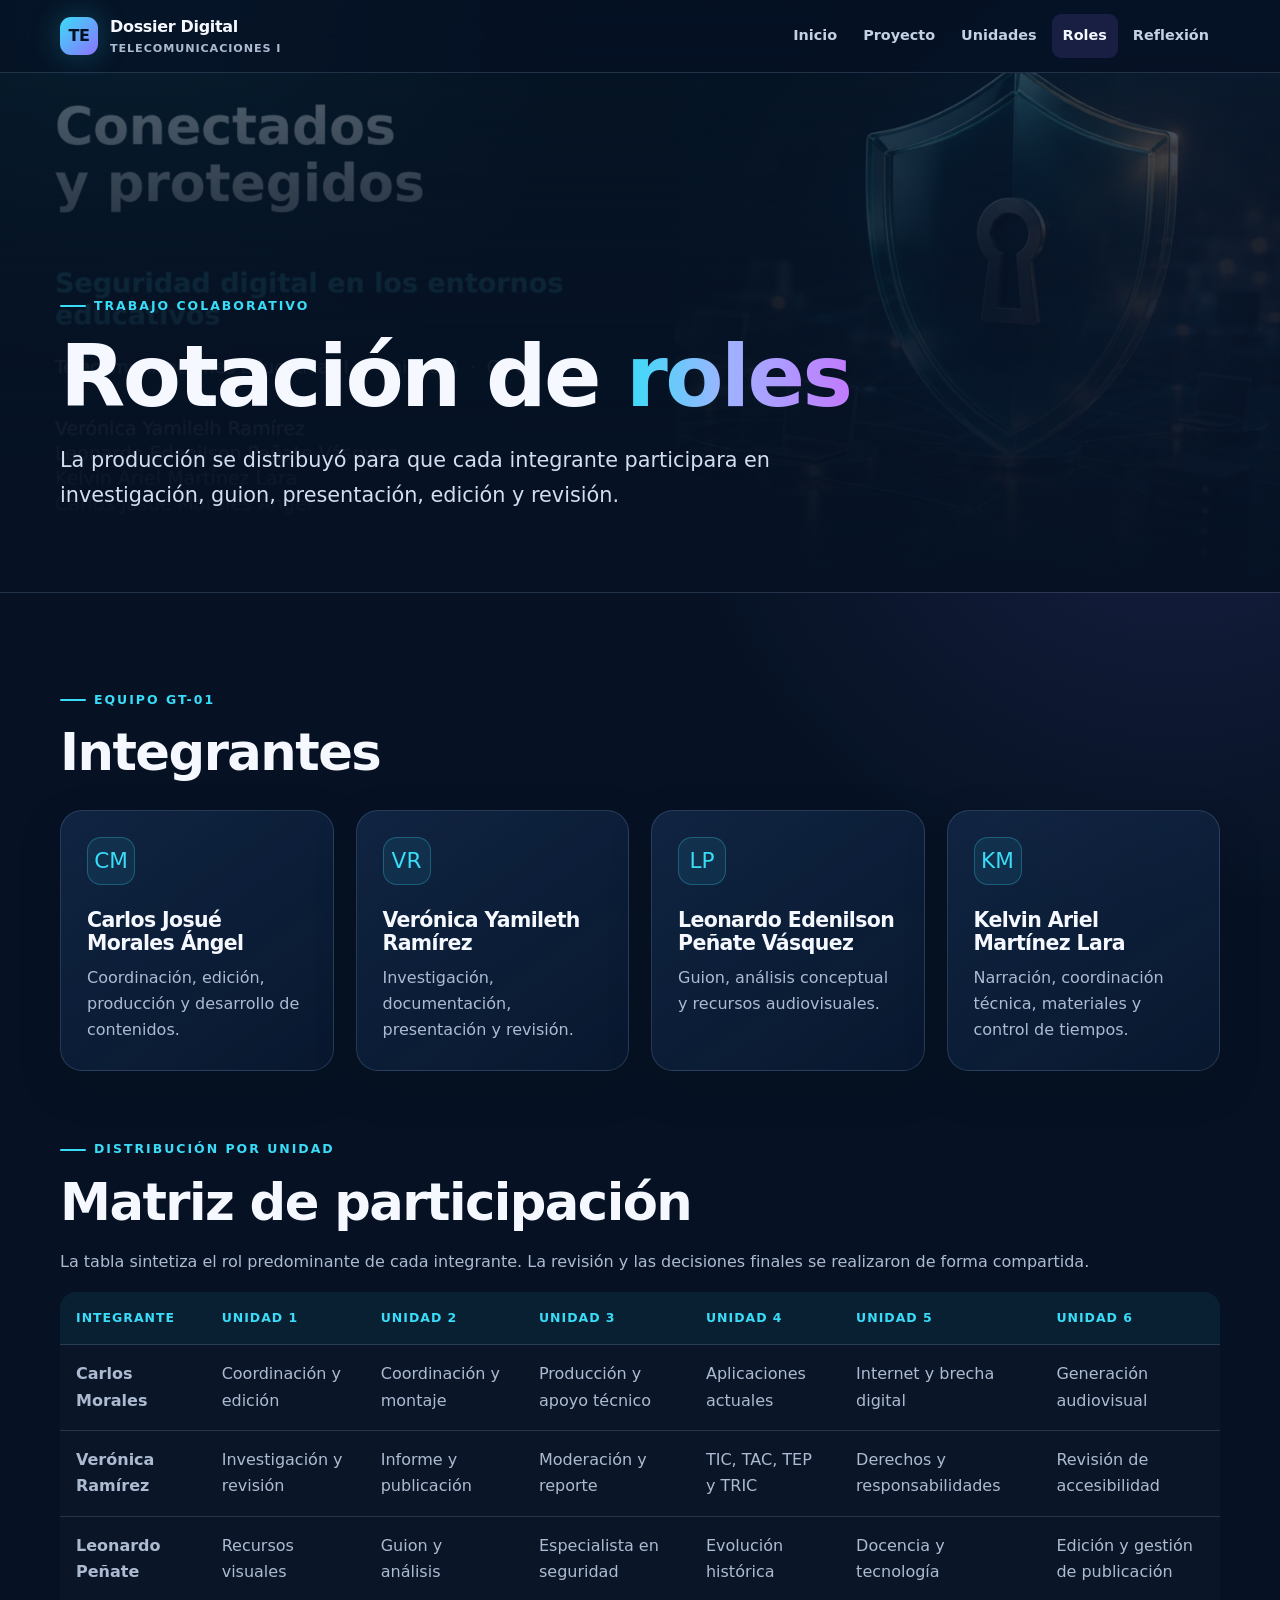
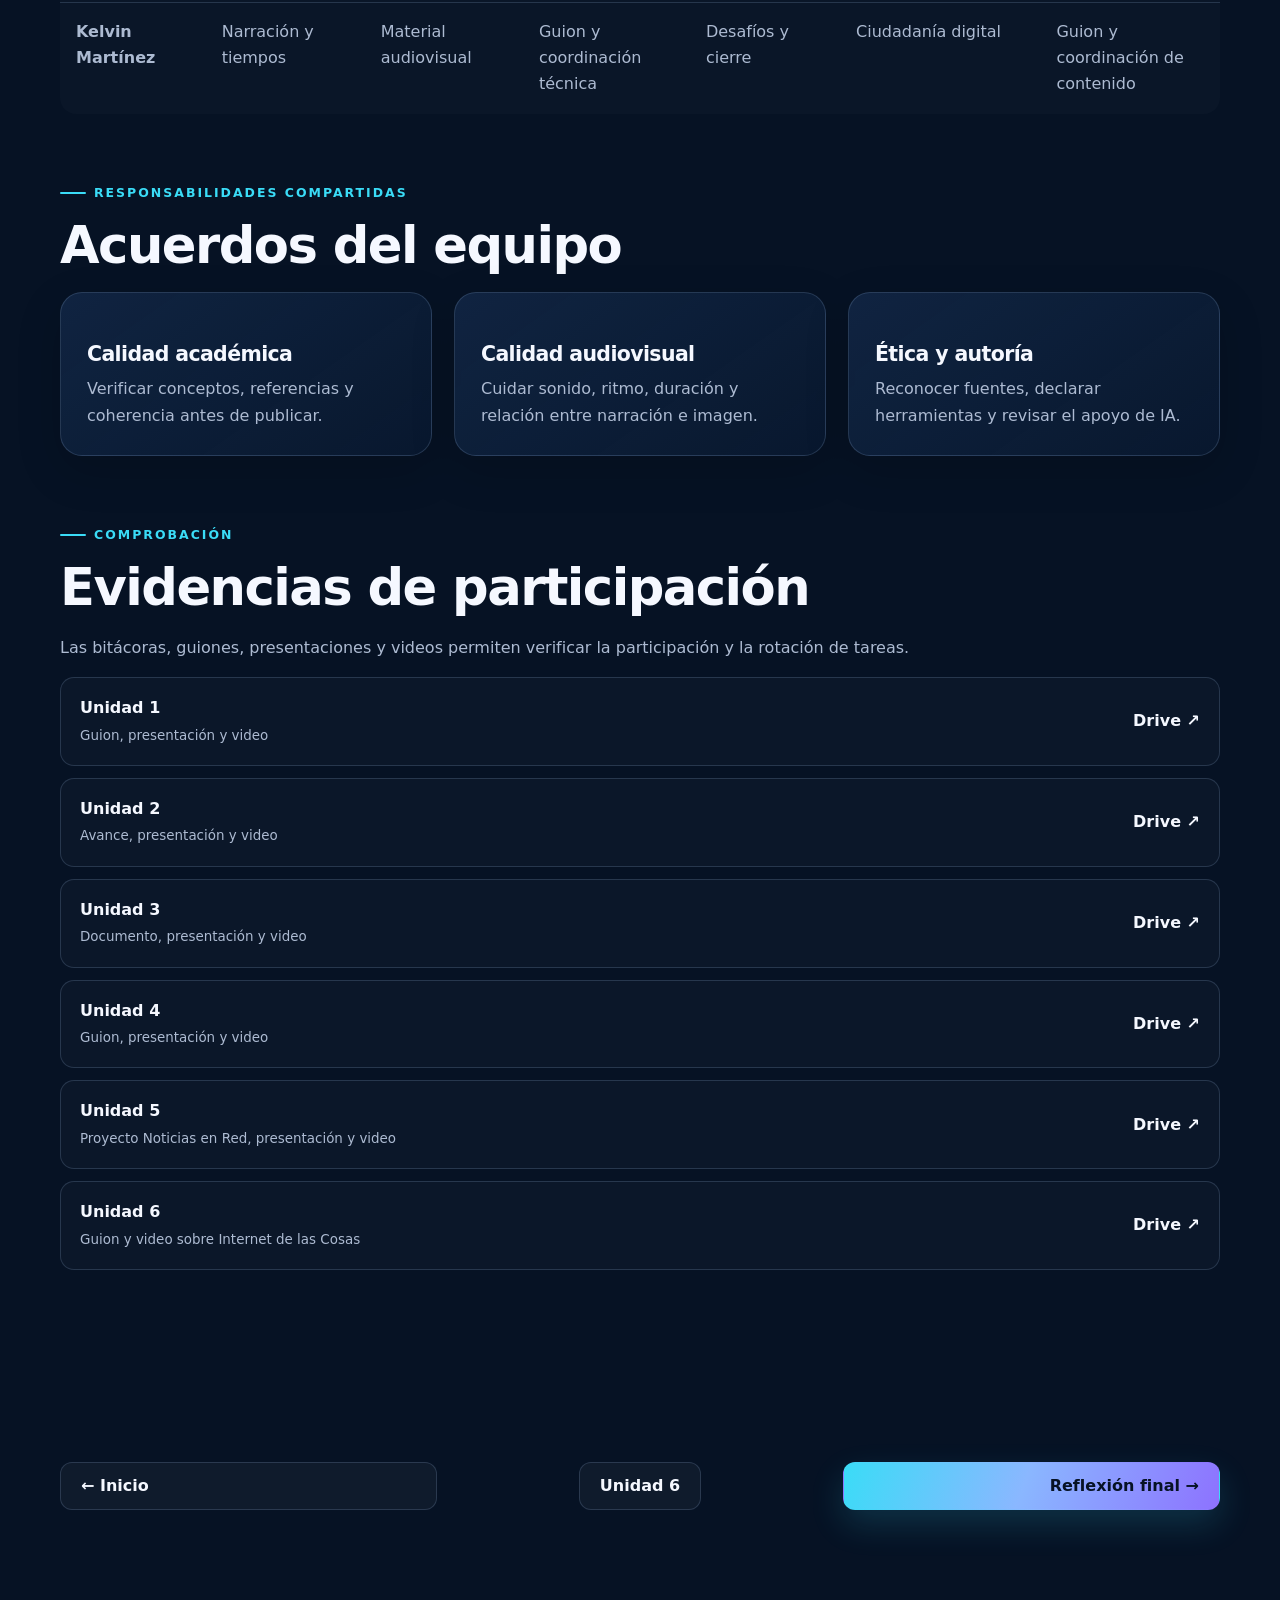
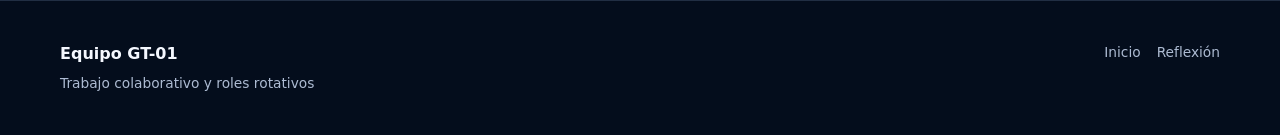
<file: roles.html>
<!doctype html>
<html lang="es">
<head>
  <meta charset="utf-8"><meta name="viewport" content="width=device-width, initial-scale=1">
  <meta name="description" content="Rotación de roles y evidencias de participación del equipo GT-01.">
  <title>Rotación de roles | Dossier Digital</title>
  <link rel="stylesheet" href="css/estilos.css"><script src="js/script.js" defer></script>
</head>
<body>
  <a class="skip-link" href="#contenido">Saltar al contenido</a>
  <header class="site-header"><nav class="nav container" aria-label="Navegación principal">
    <a class="brand" href="index.html"><span class="brand-mark">TE</span><span>Dossier Digital<small>Telecomunicaciones I</small></span></a>
    <button class="menu-toggle" aria-label="Abrir menú" aria-expanded="false">☰</button>
    <div class="nav-links"><a href="index.html">Inicio</a><a href="presentacion.html">Proyecto</a><a href="unidad1.html">Unidades</a><a href="roles.html" aria-current="page">Roles</a><a href="reflexion.html">Reflexión</a></div>
  </nav></header>
  <main id="contenido">
    <section class="page-hero">
      <img class="page-image" src="img/portada-proyecto.webp" alt="" aria-hidden="true">
      <div class="container page-hero-content"><p class="eyebrow">Trabajo colaborativo</p><h1>Rotación de <span class="gradient-text">roles</span></h1><p class="lead">La producción se distribuyó para que cada integrante participara en investigación, guion, presentación, edición y revisión.</p></div>
    </section>
    <section class="section">
      <div class="container">
        <section class="prose-section reveal">
          <p class="eyebrow">Equipo GT-01</p><h2>Integrantes</h2>
          <div class="grid grid-4" style="margin-top:28px">
            <article class="card"><div class="icon">CM</div><h3>Carlos Josué Morales Ángel</h3><p>Coordinación, edición, producción y desarrollo de contenidos.</p></article>
            <article class="card"><div class="icon">VR</div><h3>Verónica Yamileth Ramírez</h3><p>Investigación, documentación, presentación y revisión.</p></article>
            <article class="card"><div class="icon">LP</div><h3>Leonardo Edenilson Peñate Vásquez</h3><p>Guion, análisis conceptual y recursos audiovisuales.</p></article>
            <article class="card"><div class="icon">KM</div><h3>Kelvin Ariel Martínez Lara</h3><p>Narración, coordinación técnica, materiales y control de tiempos.</p></article>
          </div>
        </section>
        <section class="prose-section reveal">
          <p class="eyebrow">Distribución por unidad</p><h2>Matriz de participación</h2>
          <p>La tabla sintetiza el rol predominante de cada integrante. La revisión y las decisiones finales se realizaron de forma compartida.</p>
          <table class="role-table">
            <thead><tr><th>Integrante</th><th>Unidad 1</th><th>Unidad 2</th><th>Unidad 3</th><th>Unidad 4</th><th>Unidad 5</th><th>Unidad 6</th></tr></thead>
            <tbody>
              <tr><td><strong>Carlos Morales</strong></td><td>Coordinación y edición</td><td>Coordinación y montaje</td><td>Producción y apoyo técnico</td><td>Aplicaciones actuales</td><td>Internet y brecha digital</td><td>Generación audiovisual</td></tr>
              <tr><td><strong>Verónica Ramírez</strong></td><td>Investigación y revisión</td><td>Informe y publicación</td><td>Moderación y reporte</td><td>TIC, TAC, TEP y TRIC</td><td>Derechos y responsabilidades</td><td>Revisión de accesibilidad</td></tr>
              <tr><td><strong>Leonardo Peñate</strong></td><td>Recursos visuales</td><td>Guion y análisis</td><td>Especialista en seguridad</td><td>Evolución histórica</td><td>Docencia y tecnología</td><td>Edición y gestión de publicación</td></tr>
              <tr><td><strong>Kelvin Martínez</strong></td><td>Narración y tiempos</td><td>Material audiovisual</td><td>Guion y coordinación técnica</td><td>Desafíos y cierre</td><td>Ciudadanía digital</td><td>Guion y coordinación de contenido</td></tr>
            </tbody>
          </table>
        </section>
        <section class="prose-section reveal">
          <p class="eyebrow">Responsabilidades compartidas</p><h2>Acuerdos del equipo</h2>
          <div class="grid grid-3">
            <article class="card"><h3>Calidad académica</h3><p>Verificar conceptos, referencias y coherencia antes de publicar.</p></article>
            <article class="card"><h3>Calidad audiovisual</h3><p>Cuidar sonido, ritmo, duración y relación entre narración e imagen.</p></article>
            <article class="card"><h3>Ética y autoría</h3><p>Reconocer fuentes, declarar herramientas y revisar el apoyo de IA.</p></article>
          </div>
        </section>
        <section class="prose-section reveal">
          <p class="eyebrow">Comprobación</p><h2>Evidencias de participación</h2>
          <p>Las bitácoras, guiones, presentaciones y videos permiten verificar la participación y la rotación de tareas.</p>
          <div class="doc-list">
            <a class="doc-link" href="https://drive.google.com/drive/folders/1ZmLM6OQsJ5JhOR21N8f_QGxxRBfe9ww4" target="_blank" rel="noopener"><div><b>Unidad 1</b><span>Guion, presentación y video</span></div><strong>Drive ↗</strong></a>
            <a class="doc-link" href="https://drive.google.com/drive/folders/1PXsU2uh2jGm-py2p339j5U76Qv5arFIc" target="_blank" rel="noopener"><div><b>Unidad 2</b><span>Avance, presentación y video</span></div><strong>Drive ↗</strong></a>
            <a class="doc-link" href="https://drive.google.com/drive/folders/16gIKruY5tZ30JuEOJKhFVePQvpKlbyQD" target="_blank" rel="noopener"><div><b>Unidad 3</b><span>Documento, presentación y video</span></div><strong>Drive ↗</strong></a>
            <a class="doc-link" href="https://drive.google.com/drive/folders/1BOtZUItvjaq99sHOrOyvug8tf2onWF1k" target="_blank" rel="noopener"><div><b>Unidad 4</b><span>Guion, presentación y video</span></div><strong>Drive ↗</strong></a>
            <a class="doc-link" href="https://drive.google.com/drive/folders/1ehplXIgnqGoBUlhmopCzwTJkmxdlkOUg" target="_blank" rel="noopener"><div><b>Unidad 5</b><span>Proyecto Noticias en Red, presentación y video</span></div><strong>Drive ↗</strong></a>
            <a class="doc-link" href="https://drive.google.com/drive/folders/1HxLLPXdof_OdgpHrPNS0CazXTCeVP1TB" target="_blank" rel="noopener"><div><b>Unidad 6</b><span>Guion y video sobre Internet de las Cosas</span></div><strong>Drive ↗</strong></a>
          </div>
        </section>
      </div>
    </section>
    <div class="container unit-nav"><a class="btn btn-secondary" href="index.html">← Inicio</a><a class="btn btn-secondary" href="unidad6.html">Unidad 6</a><a class="btn btn-primary" href="reflexion.html">Reflexión final →</a></div>
  </main>
  <footer class="site-footer"><div class="container footer-grid"><div><strong>Equipo GT-01</strong><p>Trabajo colaborativo y roles rotativos</p></div><div class="footer-links"><a href="index.html">Inicio</a><a href="reflexion.html">Reflexión</a></div></div></footer>
</body>
</html>
</file>
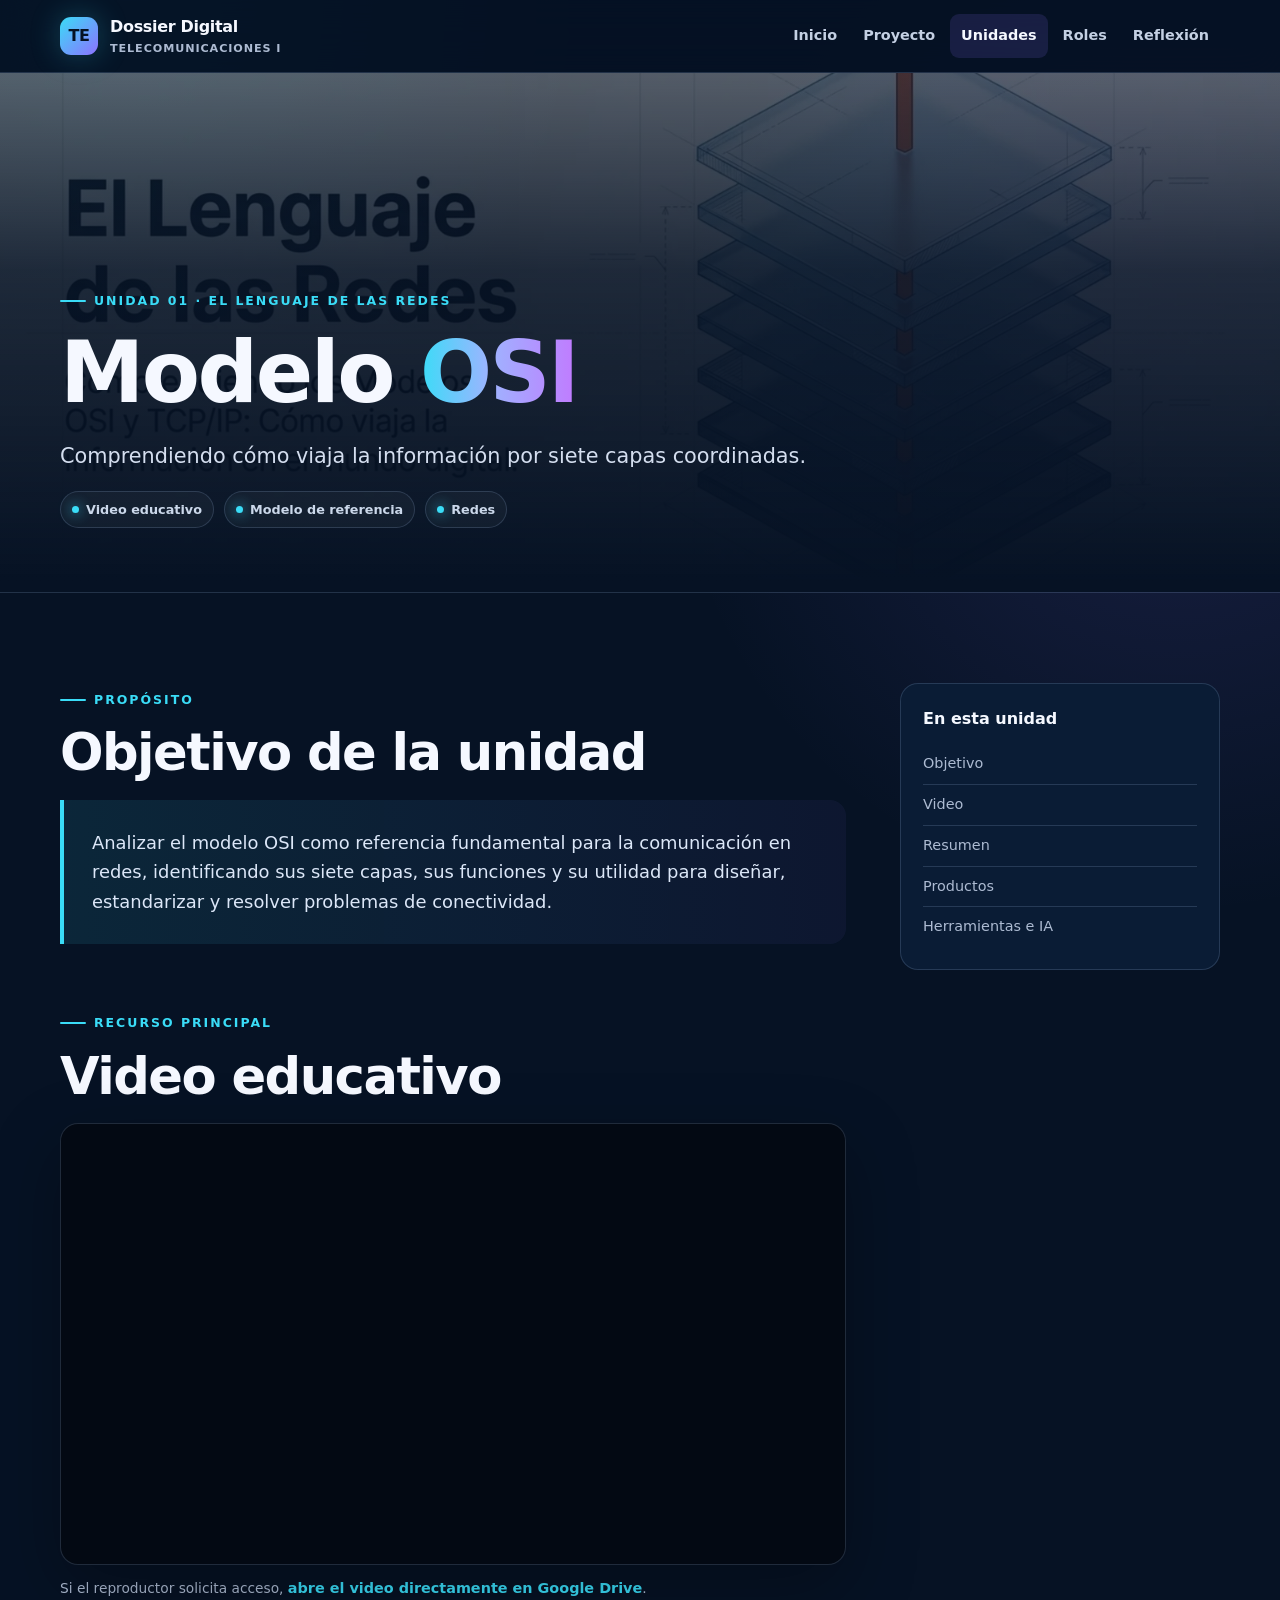
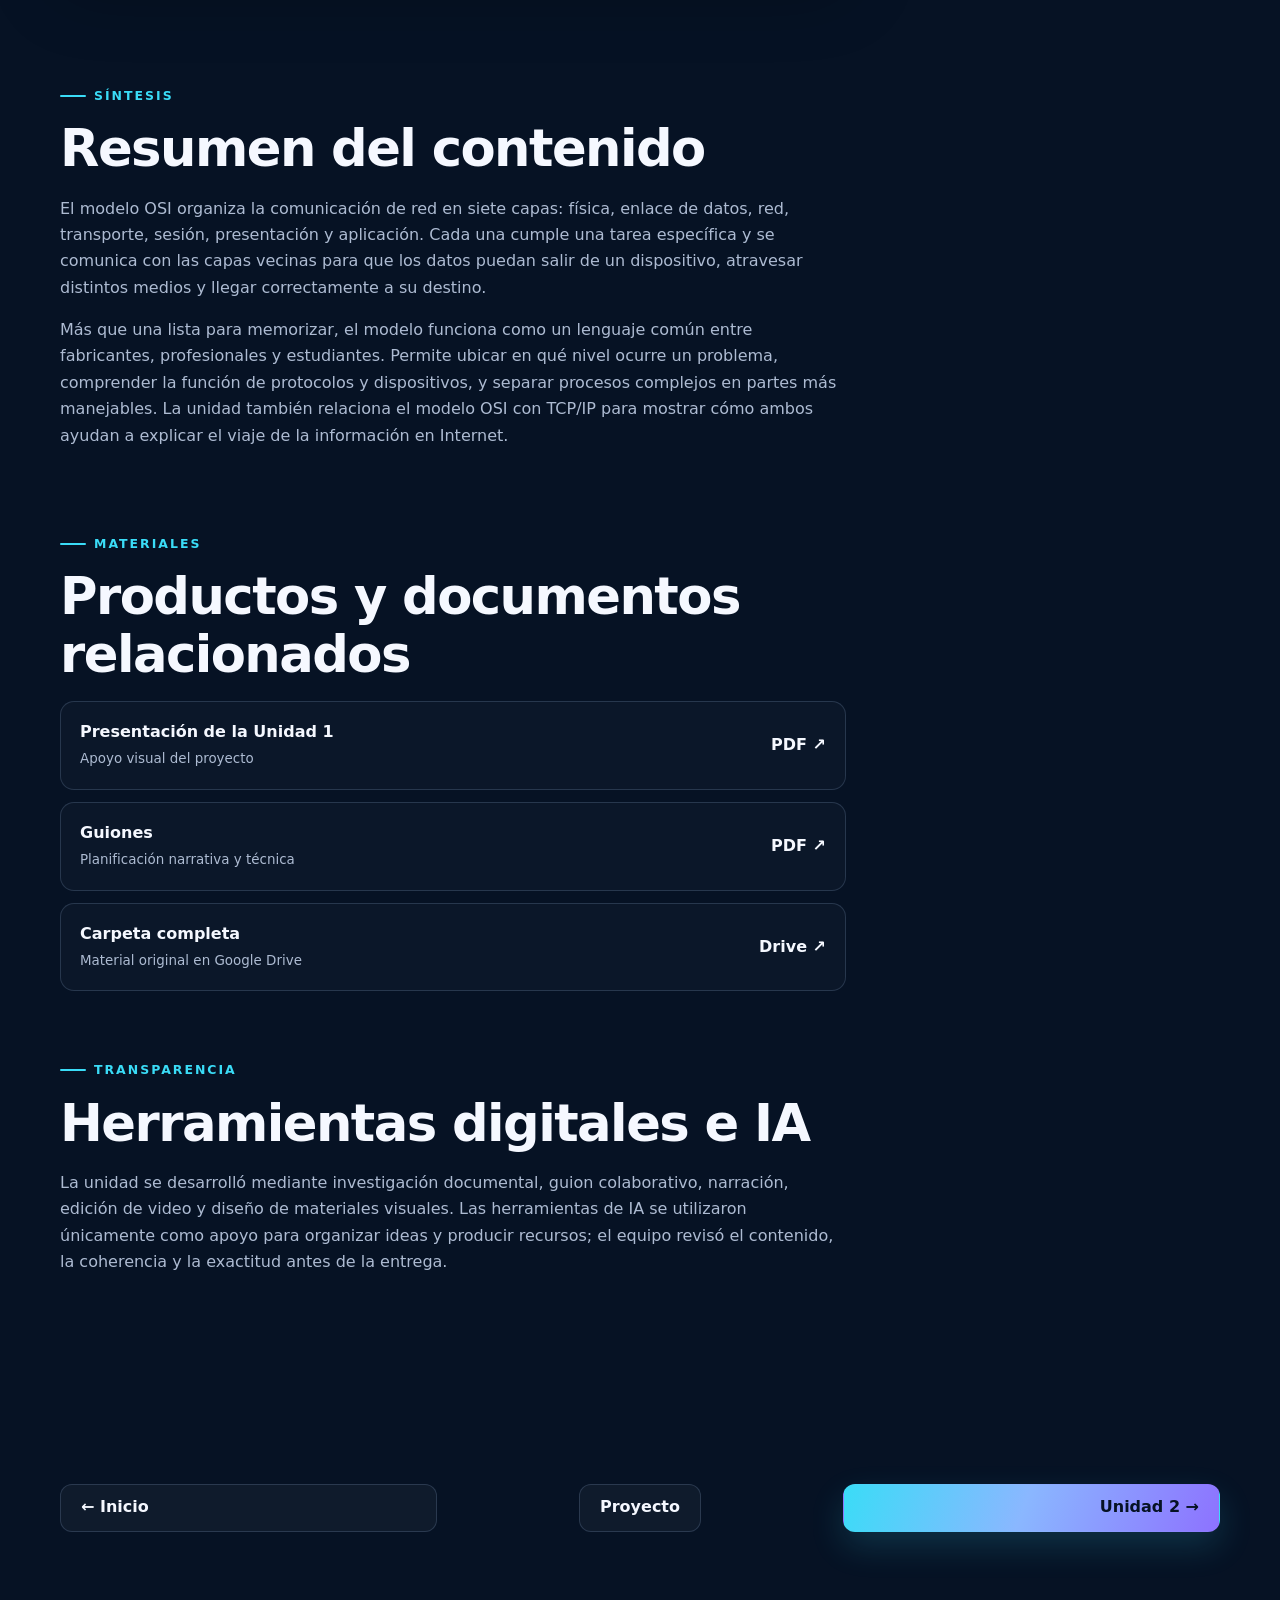
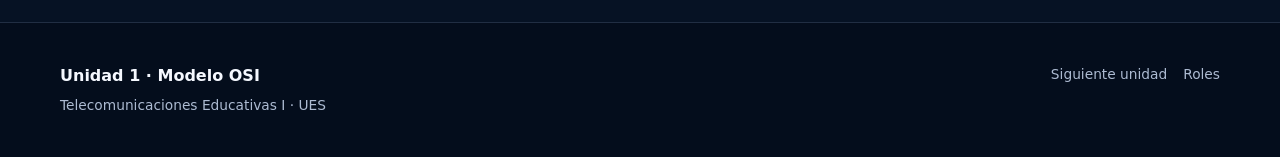
<file: unidad1.html>
<!doctype html>
<html lang="es">
<head>
  <meta charset="utf-8"><meta name="viewport" content="width=device-width, initial-scale=1">
  <meta name="description" content="Unidad 1: Modelo OSI. Video, resumen, documentos y declaración de herramientas digitales.">
  <title>Unidad 1 · Modelo OSI | Dossier Digital</title>
  <link rel="stylesheet" href="css/estilos.css"><script src="js/script.js" defer></script>
</head>
<body>
  <a class="skip-link" href="#contenido">Saltar al contenido</a>
  <header class="site-header"><nav class="nav container" aria-label="Navegación principal">
    <a class="brand" href="index.html"><span class="brand-mark">TE</span><span>Dossier Digital<small>Telecomunicaciones I</small></span></a>
    <button class="menu-toggle" aria-label="Abrir menú" aria-expanded="false">☰</button>
    <div class="nav-links"><a href="index.html">Inicio</a><a href="presentacion.html">Proyecto</a><a href="unidad1.html" aria-current="page">Unidades</a><a href="roles.html">Roles</a><a href="reflexion.html">Reflexión</a></div>
  </nav></header>
  <main id="contenido">
    <section class="page-hero">
      <img class="page-image" src="img/unidad1-osi.webp" alt="Capas superpuestas que representan el modelo OSI">
      <div class="container page-hero-content">
        <p class="eyebrow">Unidad 01 · El lenguaje de las redes</p>
        <h1>Modelo <span class="gradient-text">OSI</span></h1>
        <p class="lead">Comprendiendo cómo viaja la información por siete capas coordinadas.</p>
        <div class="meta-row"><span class="tag">Video educativo</span><span class="tag">Modelo de referencia</span><span class="tag">Redes</span></div>
      </div>
    </section>
    <section class="section">
      <div class="container content-layout">
        <div>
          <section class="prose-section reveal" id="objetivo"><p class="eyebrow">Propósito</p><h2>Objetivo de la unidad</h2>
            <div class="objective">Analizar el modelo OSI como referencia fundamental para la comunicación en redes, identificando sus siete capas, sus funciones y su utilidad para diseñar, estandarizar y resolver problemas de conectividad.</div>
          </section>
          <section class="prose-section reveal" id="video"><p class="eyebrow">Recurso principal</p><h2>Video educativo</h2>
            <div class="media-frame"><iframe src="https://drive.google.com/file/d/1VnGgxZFP1a55p9SGnYUlOzux0OOZrFiY/preview" title="Video educativo de la Unidad 1 sobre el modelo OSI" allow="autoplay; fullscreen" allowfullscreen></iframe></div>
            <p class="media-note">Si el reproductor solicita acceso, <a class="text-link" href="https://drive.google.com/file/d/1VnGgxZFP1a55p9SGnYUlOzux0OOZrFiY/view" target="_blank" rel="noopener">abre el video directamente en Google Drive</a>.</p>
          </section>
          <section class="prose-section reveal" id="resumen"><p class="eyebrow">Síntesis</p><h2>Resumen del contenido</h2>
            <p>El modelo OSI organiza la comunicación de red en siete capas: física, enlace de datos, red, transporte, sesión, presentación y aplicación. Cada una cumple una tarea específica y se comunica con las capas vecinas para que los datos puedan salir de un dispositivo, atravesar distintos medios y llegar correctamente a su destino.</p>
            <p>Más que una lista para memorizar, el modelo funciona como un lenguaje común entre fabricantes, profesionales y estudiantes. Permite ubicar en qué nivel ocurre un problema, comprender la función de protocolos y dispositivos, y separar procesos complejos en partes más manejables. La unidad también relaciona el modelo OSI con TCP/IP para mostrar cómo ambos ayudan a explicar el viaje de la información en Internet.</p>
          </section>
          <section class="prose-section reveal" id="productos"><p class="eyebrow">Materiales</p><h2>Productos y documentos relacionados</h2>
            <div class="doc-list">
              <a class="doc-link" href="https://drive.google.com/file/d/12JKVi4UQ5p2lnBd6UCdMI3inbIKunW7u/view" target="_blank" rel="noopener"><div><b>Presentación de la Unidad 1</b><span>Apoyo visual del proyecto</span></div><strong>PDF ↗</strong></a>
              <a class="doc-link" href="https://drive.google.com/file/d/1Y2PZpYrDXqoLOVWu5O1EXJqGcSkl52iF/view" target="_blank" rel="noopener"><div><b>Guiones</b><span>Planificación narrativa y técnica</span></div><strong>PDF ↗</strong></a>
              <a class="doc-link" href="https://drive.google.com/drive/folders/1ZmLM6OQsJ5JhOR21N8f_QGxxRBfe9ww4" target="_blank" rel="noopener"><div><b>Carpeta completa</b><span>Material original en Google Drive</span></div><strong>Drive ↗</strong></a>
            </div>
          </section>
          <section class="prose-section reveal" id="herramientas"><p class="eyebrow">Transparencia</p><h2>Herramientas digitales e IA</h2>
            <p>La unidad se desarrolló mediante investigación documental, guion colaborativo, narración, edición de video y diseño de materiales visuales. Las herramientas de IA se utilizaron únicamente como apoyo para organizar ideas y producir recursos; el equipo revisó el contenido, la coherencia y la exactitud antes de la entrega.</p>
          </section>
        </div>
        <aside class="sidebar"><nav class="toc" aria-label="Contenido de la unidad"><strong>En esta unidad</strong><a href="#objetivo">Objetivo</a><a href="#video">Video</a><a href="#resumen">Resumen</a><a href="#productos">Productos</a><a href="#herramientas">Herramientas e IA</a></nav></aside>
      </div>
    </section>
    <div class="container unit-nav"><a class="btn btn-secondary" href="index.html">← Inicio</a><a class="btn btn-secondary" href="presentacion.html">Proyecto</a><a class="btn btn-primary" href="unidad2.html">Unidad 2 →</a></div>
  </main>
  <footer class="site-footer"><div class="container footer-grid"><div><strong>Unidad 1 · Modelo OSI</strong><p>Telecomunicaciones Educativas I · UES</p></div><div class="footer-links"><a href="unidad2.html">Siguiente unidad</a><a href="roles.html">Roles</a></div></div></footer>
</body>
</html>
</file>
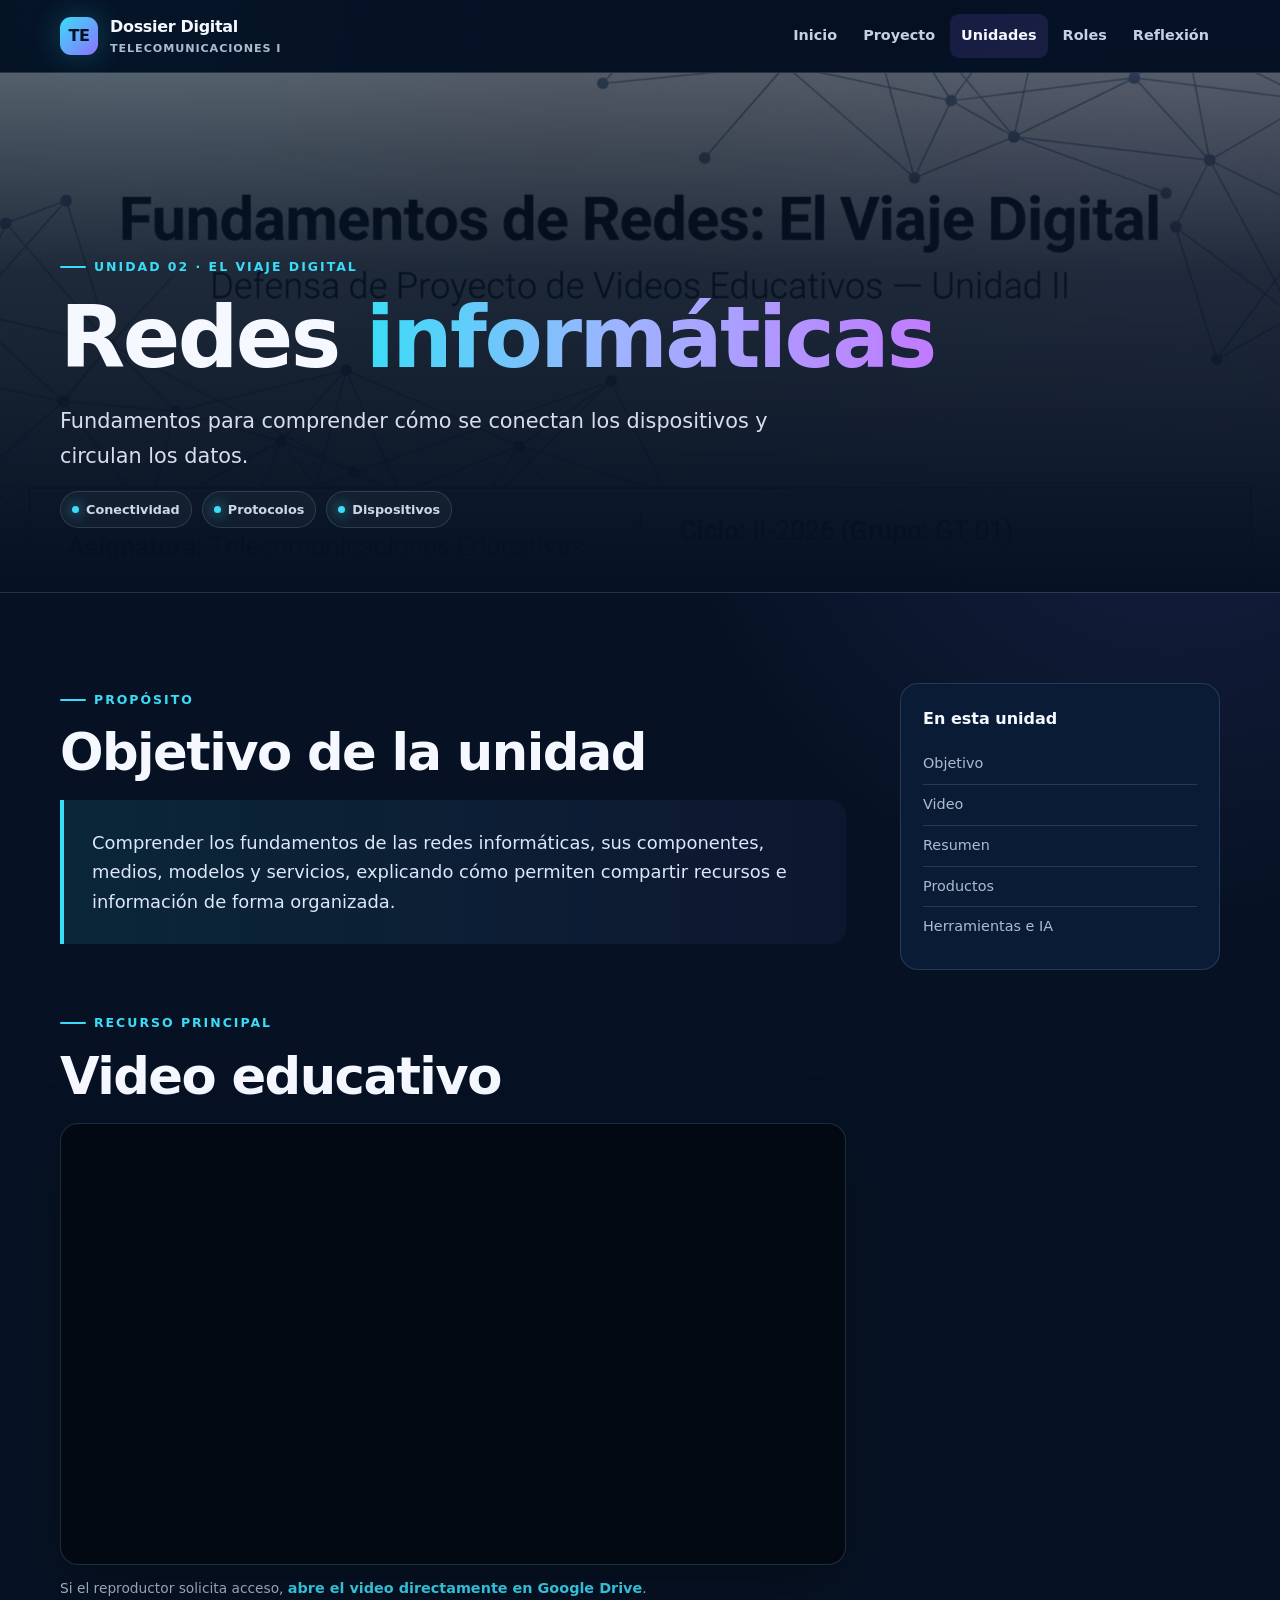
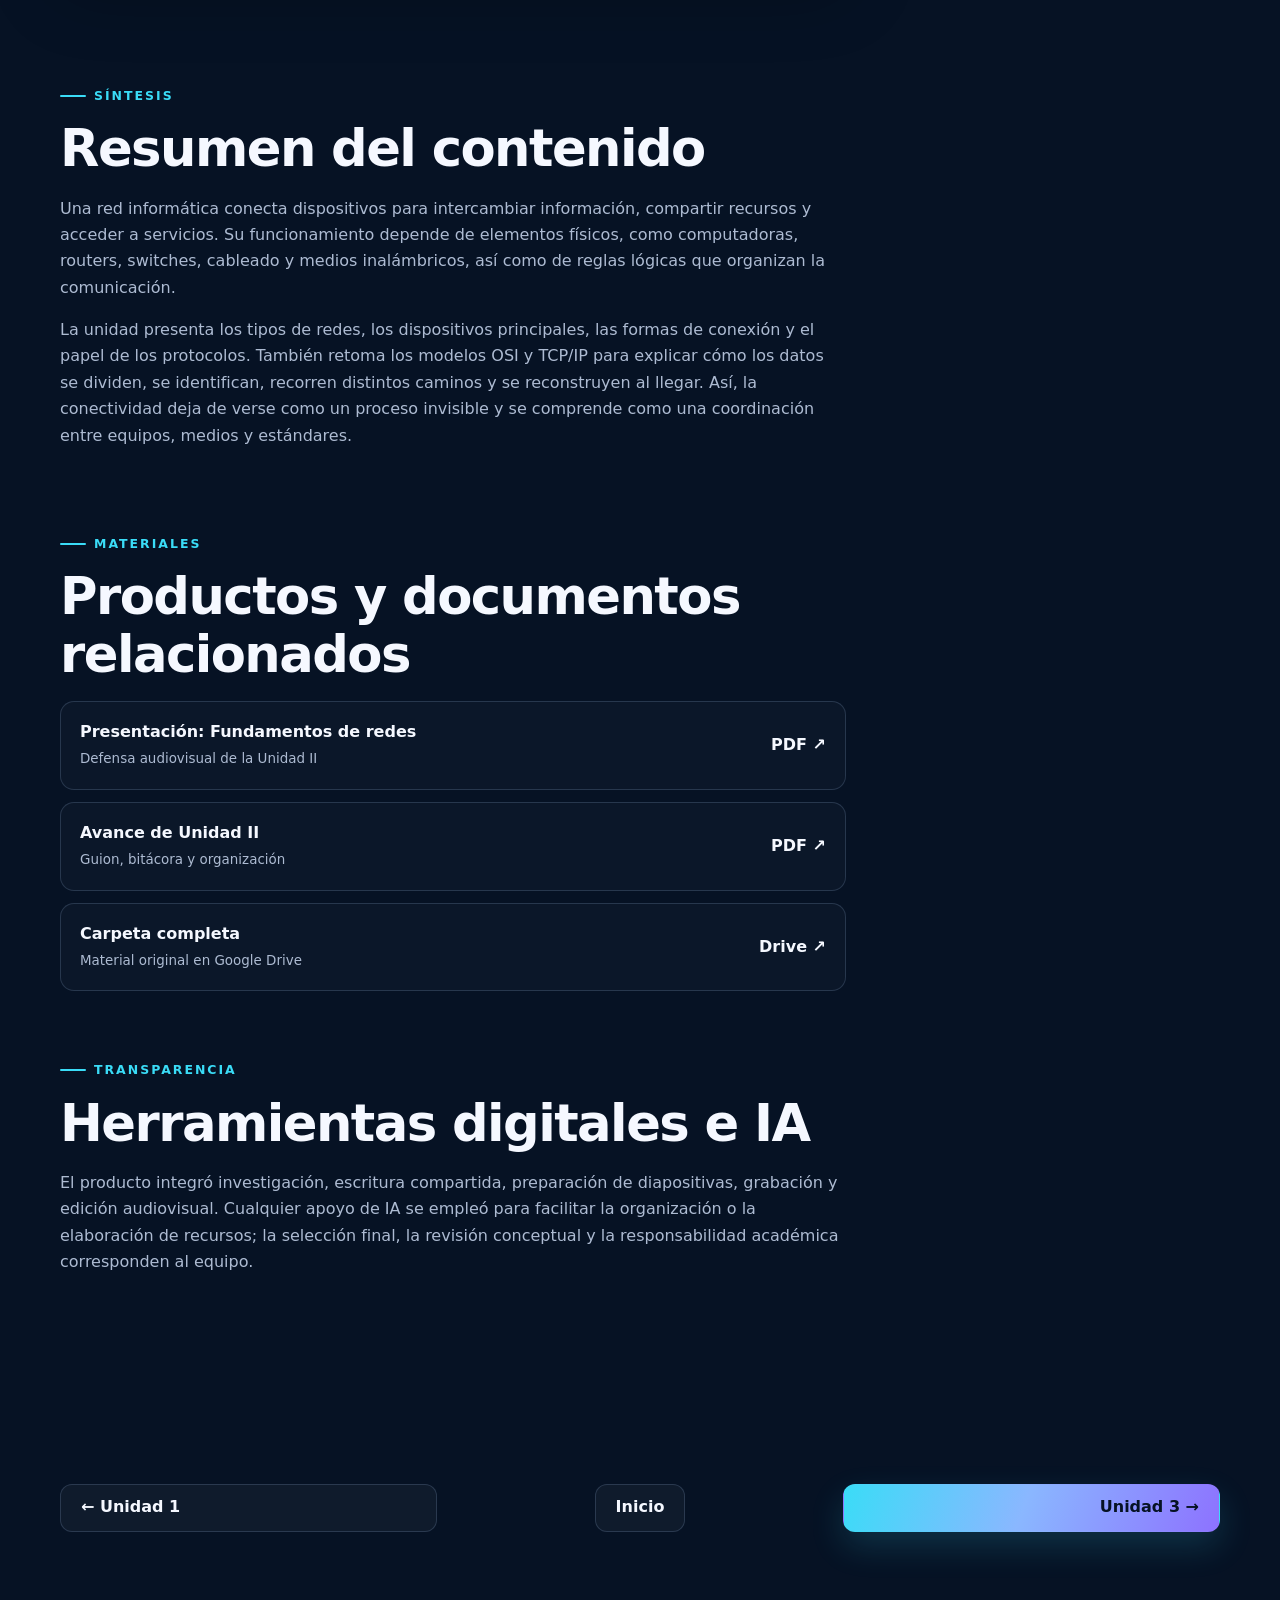
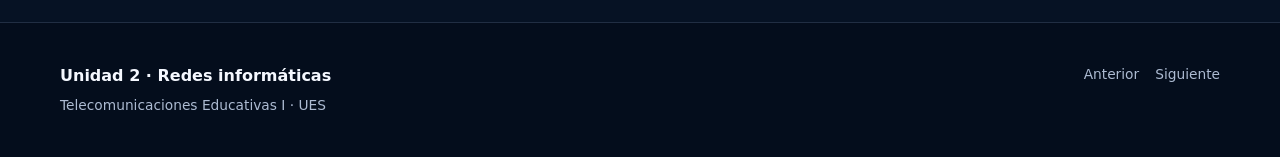
<file: unidad2.html>
<!doctype html>
<html lang="es">
<head>
  <meta charset="utf-8"><meta name="viewport" content="width=device-width, initial-scale=1">
  <meta name="description" content="Unidad 2: Redes informáticas. Video, resumen, documentos y declaración de herramientas digitales.">
  <title>Unidad 2 · Redes informáticas | Dossier Digital</title>
  <link rel="stylesheet" href="css/estilos.css"><script src="js/script.js" defer></script>
</head>
<body>
  <a class="skip-link" href="#contenido">Saltar al contenido</a>
  <header class="site-header"><nav class="nav container" aria-label="Navegación principal">
    <a class="brand" href="index.html"><span class="brand-mark">TE</span><span>Dossier Digital<small>Telecomunicaciones I</small></span></a>
    <button class="menu-toggle" aria-label="Abrir menú" aria-expanded="false">☰</button>
    <div class="nav-links"><a href="index.html">Inicio</a><a href="presentacion.html">Proyecto</a><a href="unidad1.html" aria-current="page">Unidades</a><a href="roles.html">Roles</a><a href="reflexion.html">Reflexión</a></div>
  </nav></header>
  <main id="contenido">
    <section class="page-hero">
      <img class="page-image" src="img/unidad2-redes.webp" alt="Diagrama visual de nodos conectados en una red">
      <div class="container page-hero-content">
        <p class="eyebrow">Unidad 02 · El viaje digital</p>
        <h1>Redes <span class="gradient-text">informáticas</span></h1>
        <p class="lead">Fundamentos para comprender cómo se conectan los dispositivos y circulan los datos.</p>
        <div class="meta-row"><span class="tag">Conectividad</span><span class="tag">Protocolos</span><span class="tag">Dispositivos</span></div>
      </div>
    </section>
    <section class="section">
      <div class="container content-layout">
        <div>
          <section class="prose-section reveal" id="objetivo"><p class="eyebrow">Propósito</p><h2>Objetivo de la unidad</h2>
            <div class="objective">Comprender los fundamentos de las redes informáticas, sus componentes, medios, modelos y servicios, explicando cómo permiten compartir recursos e información de forma organizada.</div>
          </section>
          <section class="prose-section reveal" id="video"><p class="eyebrow">Recurso principal</p><h2>Video educativo</h2>
            <div class="media-frame"><iframe src="https://drive.google.com/file/d/1bfWGCwM4oNkP7U4ly-yyYTekVJPnhM4d/preview" title="Video educativo de la Unidad 2 sobre redes informáticas" allow="autoplay; fullscreen" allowfullscreen></iframe></div>
            <p class="media-note">Si el reproductor solicita acceso, <a class="text-link" href="https://drive.google.com/file/d/1bfWGCwM4oNkP7U4ly-yyYTekVJPnhM4d/view" target="_blank" rel="noopener">abre el video directamente en Google Drive</a>.</p>
          </section>
          <section class="prose-section reveal" id="resumen"><p class="eyebrow">Síntesis</p><h2>Resumen del contenido</h2>
            <p>Una red informática conecta dispositivos para intercambiar información, compartir recursos y acceder a servicios. Su funcionamiento depende de elementos físicos, como computadoras, routers, switches, cableado y medios inalámbricos, así como de reglas lógicas que organizan la comunicación.</p>
            <p>La unidad presenta los tipos de redes, los dispositivos principales, las formas de conexión y el papel de los protocolos. También retoma los modelos OSI y TCP/IP para explicar cómo los datos se dividen, se identifican, recorren distintos caminos y se reconstruyen al llegar. Así, la conectividad deja de verse como un proceso invisible y se comprende como una coordinación entre equipos, medios y estándares.</p>
          </section>
          <section class="prose-section reveal" id="productos"><p class="eyebrow">Materiales</p><h2>Productos y documentos relacionados</h2>
            <div class="doc-list">
              <a class="doc-link" href="https://drive.google.com/file/d/1G-J5kpJIGY8XVq0l2n7t6VLHrAz6WQvT/view" target="_blank" rel="noopener"><div><b>Presentación: Fundamentos de redes</b><span>Defensa audiovisual de la Unidad II</span></div><strong>PDF ↗</strong></a>
              <a class="doc-link" href="https://drive.google.com/file/d/1_h7O70oD4NQVrG-6V8RNhpzAtLDVUdZo/view" target="_blank" rel="noopener"><div><b>Avance de Unidad II</b><span>Guion, bitácora y organización</span></div><strong>PDF ↗</strong></a>
              <a class="doc-link" href="https://drive.google.com/drive/folders/1PXsU2uh2jGm-py2p339j5U76Qv5arFIc" target="_blank" rel="noopener"><div><b>Carpeta completa</b><span>Material original en Google Drive</span></div><strong>Drive ↗</strong></a>
            </div>
          </section>
          <section class="prose-section reveal" id="herramientas"><p class="eyebrow">Transparencia</p><h2>Herramientas digitales e IA</h2>
            <p>El producto integró investigación, escritura compartida, preparación de diapositivas, grabación y edición audiovisual. Cualquier apoyo de IA se empleó para facilitar la organización o la elaboración de recursos; la selección final, la revisión conceptual y la responsabilidad académica corresponden al equipo.</p>
          </section>
        </div>
        <aside class="sidebar"><nav class="toc" aria-label="Contenido de la unidad"><strong>En esta unidad</strong><a href="#objetivo">Objetivo</a><a href="#video">Video</a><a href="#resumen">Resumen</a><a href="#productos">Productos</a><a href="#herramientas">Herramientas e IA</a></nav></aside>
      </div>
    </section>
    <div class="container unit-nav"><a class="btn btn-secondary" href="unidad1.html">← Unidad 1</a><a class="btn btn-secondary" href="index.html">Inicio</a><a class="btn btn-primary" href="unidad3.html">Unidad 3 →</a></div>
  </main>
  <footer class="site-footer"><div class="container footer-grid"><div><strong>Unidad 2 · Redes informáticas</strong><p>Telecomunicaciones Educativas I · UES</p></div><div class="footer-links"><a href="unidad1.html">Anterior</a><a href="unidad3.html">Siguiente</a></div></div></footer>
</body>
</html>
</file>
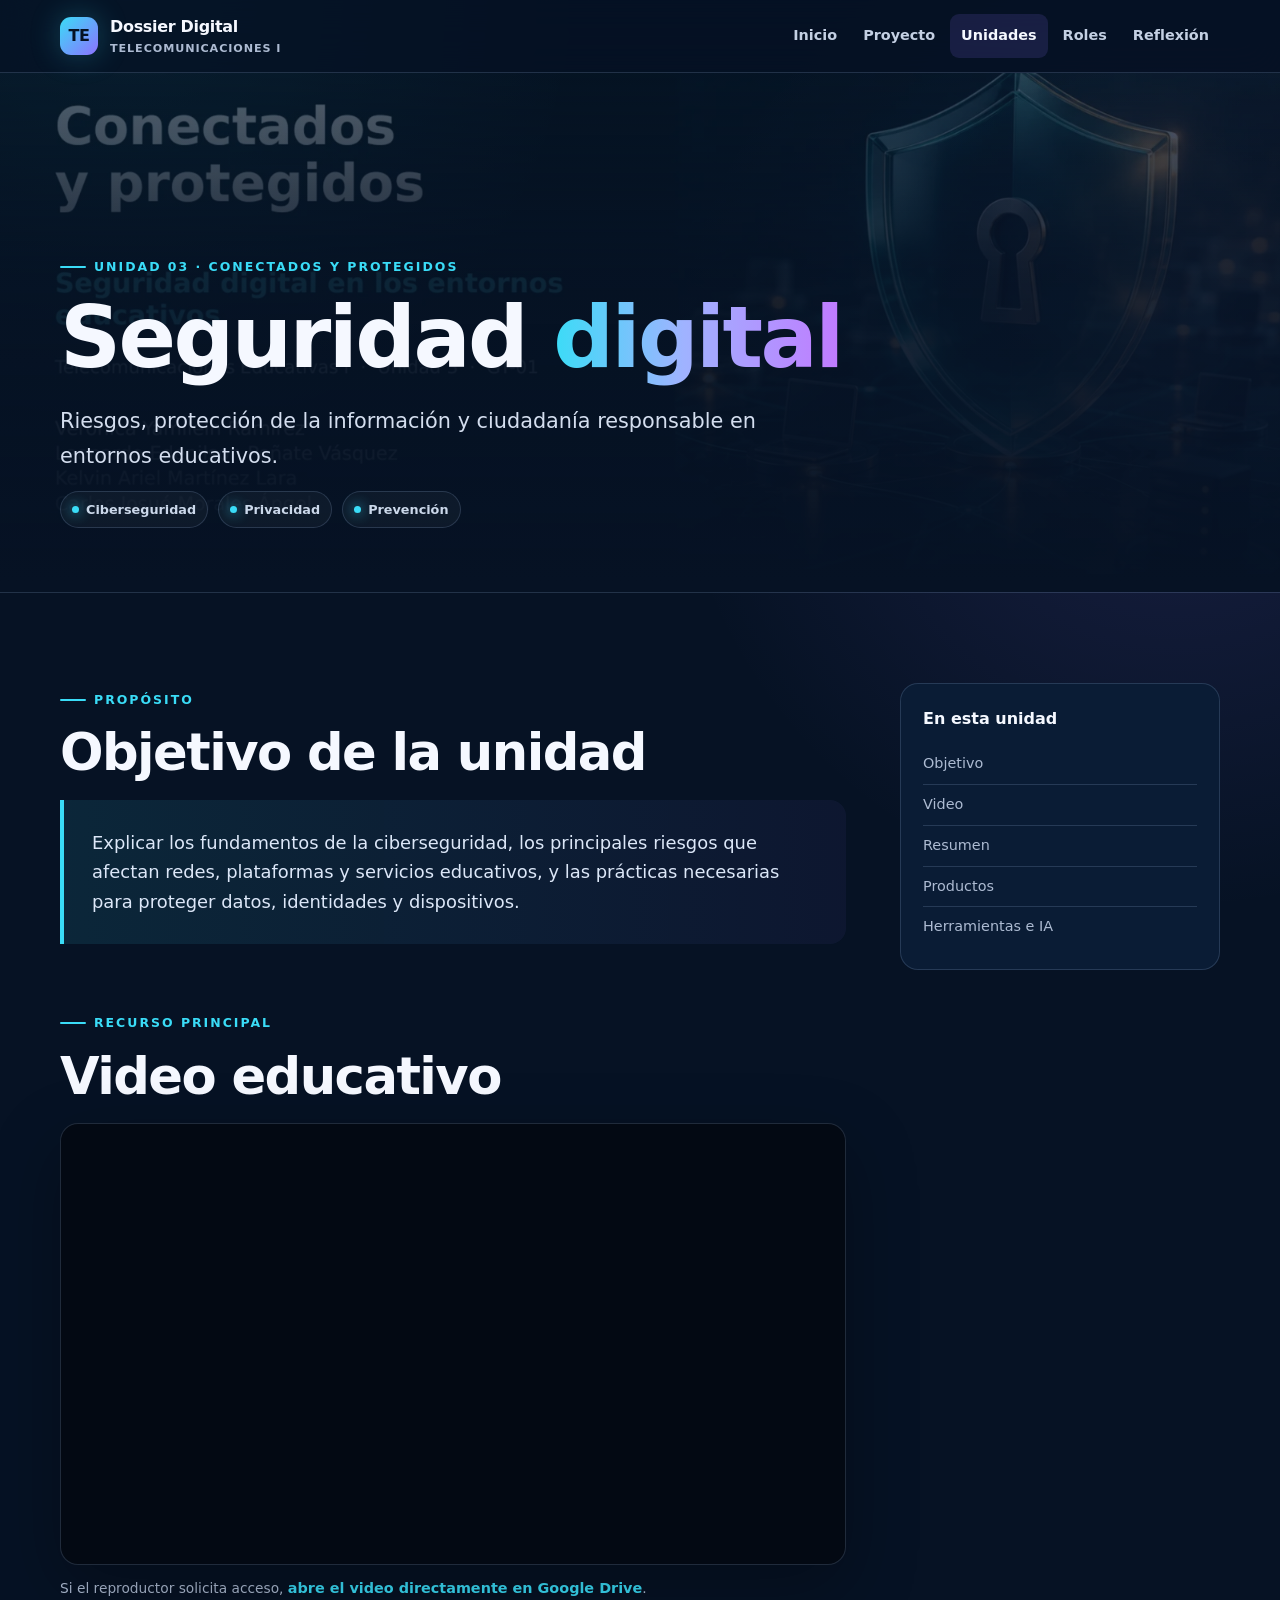
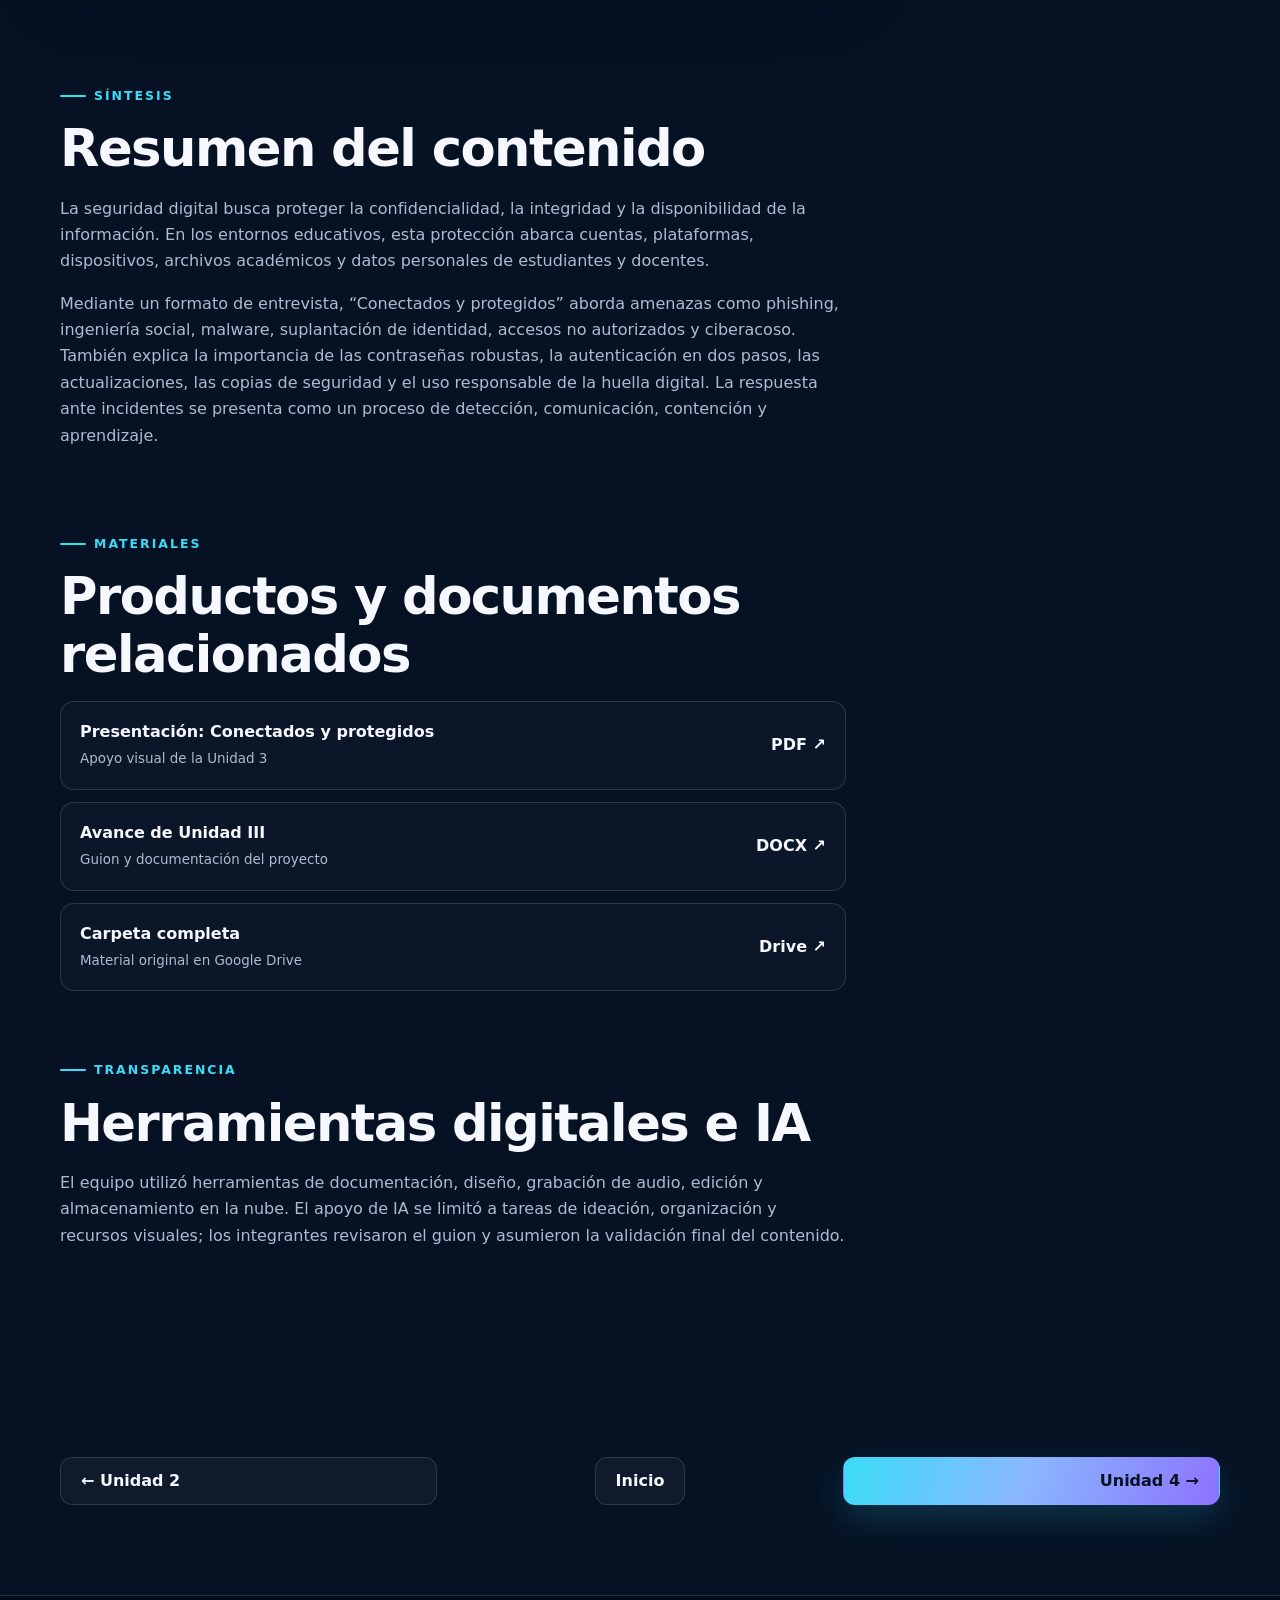
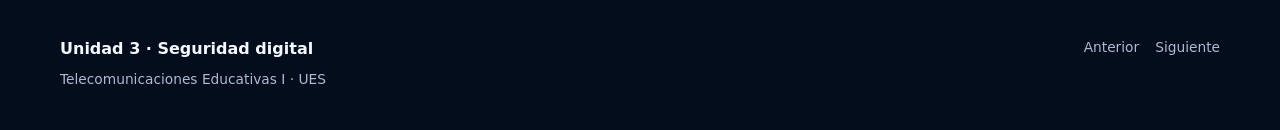
<file: unidad3.html>
<!doctype html>
<html lang="es">
<head>
  <meta charset="utf-8"><meta name="viewport" content="width=device-width, initial-scale=1">
  <meta name="description" content="Unidad 3: Seguridad digital en entornos educativos. Video, resumen, documentos y declaración de herramientas digitales.">
  <title>Unidad 3 · Seguridad digital | Dossier Digital</title>
  <link rel="stylesheet" href="css/estilos.css"><script src="js/script.js" defer></script>
</head>
<body>
  <a class="skip-link" href="#contenido">Saltar al contenido</a>
  <header class="site-header"><nav class="nav container" aria-label="Navegación principal">
    <a class="brand" href="index.html"><span class="brand-mark">TE</span><span>Dossier Digital<small>Telecomunicaciones I</small></span></a>
    <button class="menu-toggle" aria-label="Abrir menú" aria-expanded="false">☰</button>
    <div class="nav-links"><a href="index.html">Inicio</a><a href="presentacion.html">Proyecto</a><a href="unidad1.html" aria-current="page">Unidades</a><a href="roles.html">Roles</a><a href="reflexion.html">Reflexión</a></div>
  </nav></header>
  <main id="contenido">
    <section class="page-hero">
      <img class="page-image" src="img/unidad3-seguridad.webp" alt="Escudo digital protegiendo equipos conectados">
      <div class="container page-hero-content">
        <p class="eyebrow">Unidad 03 · Conectados y protegidos</p>
        <h1>Seguridad <span class="gradient-text">digital</span></h1>
        <p class="lead">Riesgos, protección de la información y ciudadanía responsable en entornos educativos.</p>
        <div class="meta-row"><span class="tag">Ciberseguridad</span><span class="tag">Privacidad</span><span class="tag">Prevención</span></div>
      </div>
    </section>
    <section class="section">
      <div class="container content-layout">
        <div>
          <section class="prose-section reveal" id="objetivo"><p class="eyebrow">Propósito</p><h2>Objetivo de la unidad</h2>
            <div class="objective">Explicar los fundamentos de la ciberseguridad, los principales riesgos que afectan redes, plataformas y servicios educativos, y las prácticas necesarias para proteger datos, identidades y dispositivos.</div>
          </section>
          <section class="prose-section reveal" id="video"><p class="eyebrow">Recurso principal</p><h2>Video educativo</h2>
            <div class="media-frame"><iframe src="https://drive.google.com/file/d/1IXdh5nptTLheBPf_J9nLY42TO5PidfB4/preview" title="Video Conectados y protegidos de la Unidad 3" allow="autoplay; fullscreen" allowfullscreen></iframe></div>
            <p class="media-note">Si el reproductor solicita acceso, <a class="text-link" href="https://drive.google.com/file/d/1IXdh5nptTLheBPf_J9nLY42TO5PidfB4/view" target="_blank" rel="noopener">abre el video directamente en Google Drive</a>.</p>
          </section>
          <section class="prose-section reveal" id="resumen"><p class="eyebrow">Síntesis</p><h2>Resumen del contenido</h2>
            <p>La seguridad digital busca proteger la confidencialidad, la integridad y la disponibilidad de la información. En los entornos educativos, esta protección abarca cuentas, plataformas, dispositivos, archivos académicos y datos personales de estudiantes y docentes.</p>
            <p>Mediante un formato de entrevista, “Conectados y protegidos” aborda amenazas como phishing, ingeniería social, malware, suplantación de identidad, accesos no autorizados y ciberacoso. También explica la importancia de las contraseñas robustas, la autenticación en dos pasos, las actualizaciones, las copias de seguridad y el uso responsable de la huella digital. La respuesta ante incidentes se presenta como un proceso de detección, comunicación, contención y aprendizaje.</p>
          </section>
          <section class="prose-section reveal" id="productos"><p class="eyebrow">Materiales</p><h2>Productos y documentos relacionados</h2>
            <div class="doc-list">
              <a class="doc-link" href="https://drive.google.com/file/d/16AdMjqz1uViCbe1u_qxEpb85o6wDVKtz/view" target="_blank" rel="noopener"><div><b>Presentación: Conectados y protegidos</b><span>Apoyo visual de la Unidad 3</span></div><strong>PDF ↗</strong></a>
              <a class="doc-link" href="https://docs.google.com/document/d/1KBxVOV4Q9gnI6rMokOqwx0JABr3s3FHa/edit" target="_blank" rel="noopener"><div><b>Avance de Unidad III</b><span>Guion y documentación del proyecto</span></div><strong>DOCX ↗</strong></a>
              <a class="doc-link" href="https://drive.google.com/drive/folders/16gIKruY5tZ30JuEOJKhFVePQvpKlbyQD" target="_blank" rel="noopener"><div><b>Carpeta completa</b><span>Material original en Google Drive</span></div><strong>Drive ↗</strong></a>
            </div>
          </section>
          <section class="prose-section reveal" id="herramientas"><p class="eyebrow">Transparencia</p><h2>Herramientas digitales e IA</h2>
            <p>El equipo utilizó herramientas de documentación, diseño, grabación de audio, edición y almacenamiento en la nube. El apoyo de IA se limitó a tareas de ideación, organización y recursos visuales; los integrantes revisaron el guion y asumieron la validación final del contenido.</p>
          </section>
        </div>
        <aside class="sidebar"><nav class="toc" aria-label="Contenido de la unidad"><strong>En esta unidad</strong><a href="#objetivo">Objetivo</a><a href="#video">Video</a><a href="#resumen">Resumen</a><a href="#productos">Productos</a><a href="#herramientas">Herramientas e IA</a></nav></aside>
      </div>
    </section>
    <div class="container unit-nav"><a class="btn btn-secondary" href="unidad2.html">← Unidad 2</a><a class="btn btn-secondary" href="index.html">Inicio</a><a class="btn btn-primary" href="unidad4.html">Unidad 4 →</a></div>
  </main>
  <footer class="site-footer"><div class="container footer-grid"><div><strong>Unidad 3 · Seguridad digital</strong><p>Telecomunicaciones Educativas I · UES</p></div><div class="footer-links"><a href="unidad2.html">Anterior</a><a href="unidad4.html">Siguiente</a></div></div></footer>
</body>
</html>
</file>
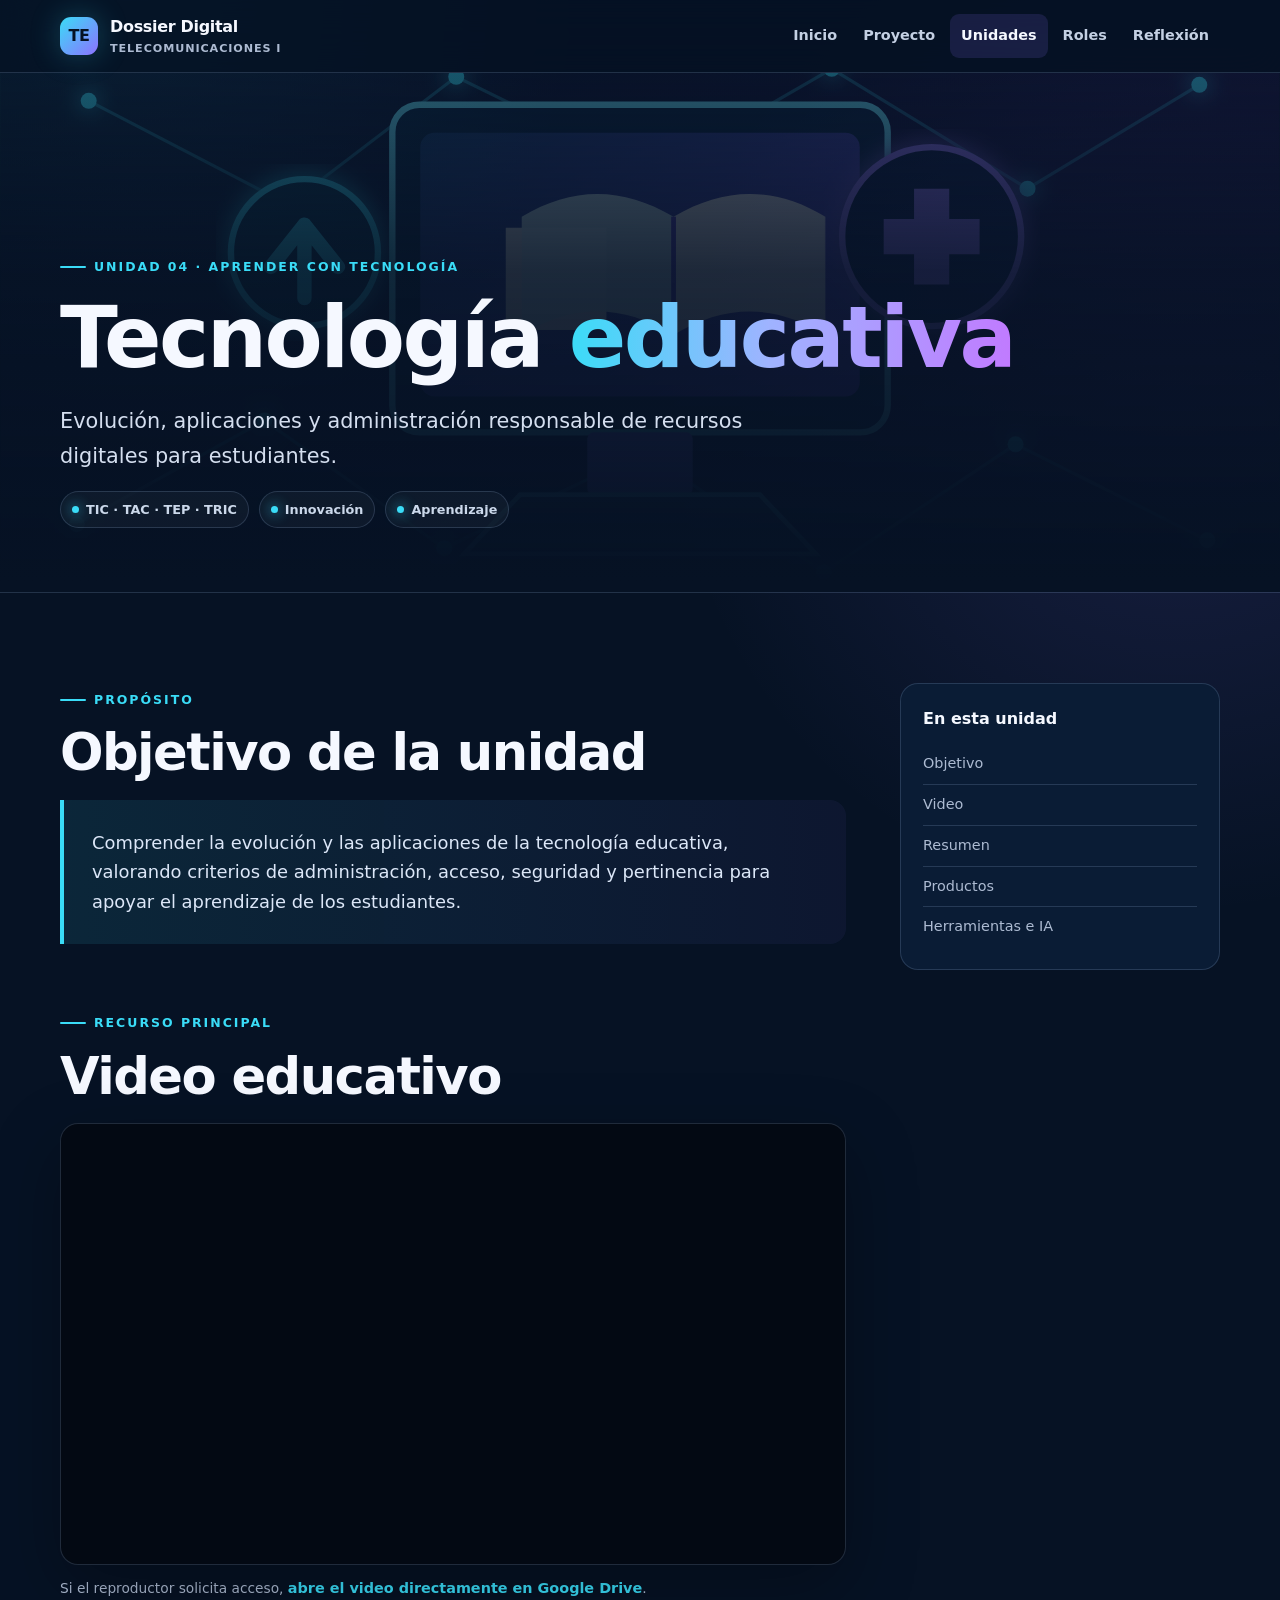
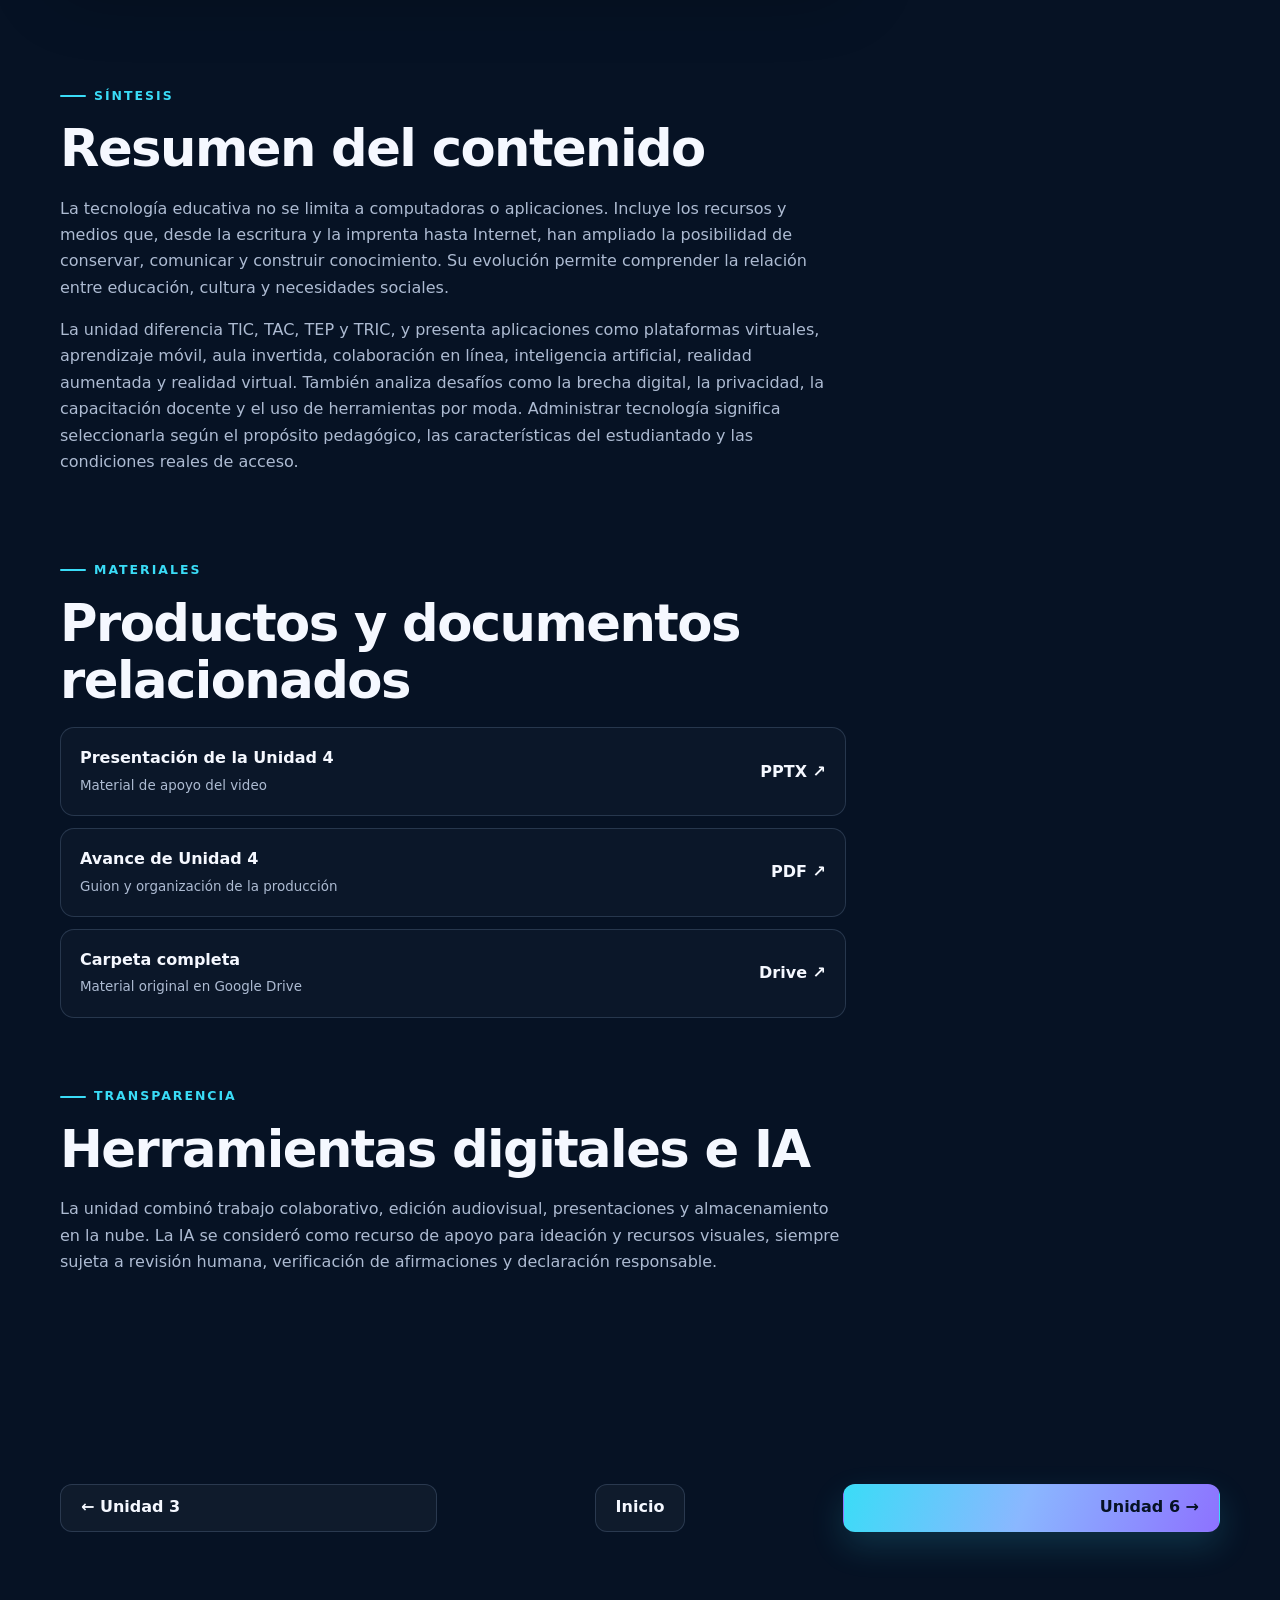
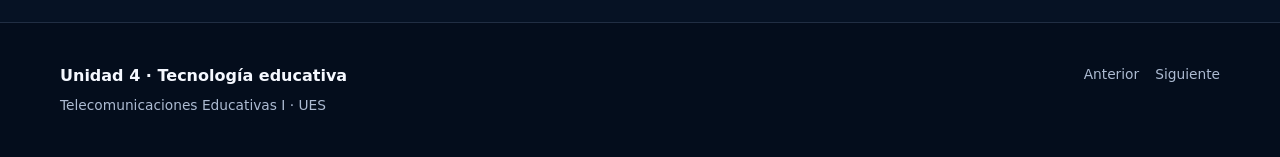
<file: unidad4.html>
<!doctype html>
<html lang="es">
<head>
  <meta charset="utf-8"><meta name="viewport" content="width=device-width, initial-scale=1">
  <meta name="description" content="Unidad 4: Tecnología educativa. Video, resumen, documentos y declaración de herramientas digitales.">
  <title>Unidad 4 · Tecnología educativa | Dossier Digital</title>
  <link rel="stylesheet" href="css/estilos.css"><script src="js/script.js" defer></script>
</head>
<body>
  <a class="skip-link" href="#contenido">Saltar al contenido</a>
  <header class="site-header"><nav class="nav container" aria-label="Navegación principal">
    <a class="brand" href="index.html"><span class="brand-mark">TE</span><span>Dossier Digital<small>Telecomunicaciones I</small></span></a>
    <button class="menu-toggle" aria-label="Abrir menú" aria-expanded="false">☰</button>
    <div class="nav-links"><a href="index.html">Inicio</a><a href="presentacion.html">Proyecto</a><a href="unidad1.html" aria-current="page">Unidades</a><a href="roles.html">Roles</a><a href="reflexion.html">Reflexión</a></div>
  </nav></header>
  <main id="contenido">
    <section class="page-hero">
      <img class="page-image" src="img/unidad4-tecnologia.svg" alt="Computadora y nodos que representan la tecnología educativa">
      <div class="container page-hero-content">
        <p class="eyebrow">Unidad 04 · Aprender con tecnología</p>
        <h1>Tecnología <span class="gradient-text">educativa</span></h1>
        <p class="lead">Evolución, aplicaciones y administración responsable de recursos digitales para estudiantes.</p>
        <div class="meta-row"><span class="tag">TIC · TAC · TEP · TRIC</span><span class="tag">Innovación</span><span class="tag">Aprendizaje</span></div>
      </div>
    </section>
    <section class="section">
      <div class="container content-layout">
        <div>
          <section class="prose-section reveal" id="objetivo"><p class="eyebrow">Propósito</p><h2>Objetivo de la unidad</h2>
            <div class="objective">Comprender la evolución y las aplicaciones de la tecnología educativa, valorando criterios de administración, acceso, seguridad y pertinencia para apoyar el aprendizaje de los estudiantes.</div>
          </section>
          <section class="prose-section reveal" id="video"><p class="eyebrow">Recurso principal</p><h2>Video educativo</h2>
            <div class="media-frame"><iframe src="https://drive.google.com/file/d/1p-emveDUBCoFZLxZoTiZabyr9MvJ4e0_/preview" title="Video educativo de la Unidad 4 sobre tecnología educativa" allow="autoplay; fullscreen" allowfullscreen></iframe></div>
            <p class="media-note">Si el reproductor solicita acceso, <a class="text-link" href="https://drive.google.com/file/d/1p-emveDUBCoFZLxZoTiZabyr9MvJ4e0_/view" target="_blank" rel="noopener">abre el video directamente en Google Drive</a>.</p>
          </section>
          <section class="prose-section reveal" id="resumen"><p class="eyebrow">Síntesis</p><h2>Resumen del contenido</h2>
            <p>La tecnología educativa no se limita a computadoras o aplicaciones. Incluye los recursos y medios que, desde la escritura y la imprenta hasta Internet, han ampliado la posibilidad de conservar, comunicar y construir conocimiento. Su evolución permite comprender la relación entre educación, cultura y necesidades sociales.</p>
            <p>La unidad diferencia TIC, TAC, TEP y TRIC, y presenta aplicaciones como plataformas virtuales, aprendizaje móvil, aula invertida, colaboración en línea, inteligencia artificial, realidad aumentada y realidad virtual. También analiza desafíos como la brecha digital, la privacidad, la capacitación docente y el uso de herramientas por moda. Administrar tecnología significa seleccionarla según el propósito pedagógico, las características del estudiantado y las condiciones reales de acceso.</p>
          </section>
          <section class="prose-section reveal" id="productos"><p class="eyebrow">Materiales</p><h2>Productos y documentos relacionados</h2>
            <div class="doc-list">
              <a class="doc-link" href="https://docs.google.com/presentation/d/1TF5sqoBZ3XHMsv45PDi-KegeaR_1OSlD/edit" target="_blank" rel="noopener"><div><b>Presentación de la Unidad 4</b><span>Material de apoyo del video</span></div><strong>PPTX ↗</strong></a>
              <a class="doc-link" href="https://drive.google.com/file/d/1lmsVQqoC17yLsAgmpvkjM2VNHNOrRNuL/view" target="_blank" rel="noopener"><div><b>Avance de Unidad 4</b><span>Guion y organización de la producción</span></div><strong>PDF ↗</strong></a>
              <a class="doc-link" href="https://drive.google.com/drive/folders/1BOtZUItvjaq99sHOrOyvug8tf2onWF1k" target="_blank" rel="noopener"><div><b>Carpeta completa</b><span>Material original en Google Drive</span></div><strong>Drive ↗</strong></a>
            </div>
          </section>
          <section class="prose-section reveal" id="herramientas"><p class="eyebrow">Transparencia</p><h2>Herramientas digitales e IA</h2>
            <p>La unidad combinó trabajo colaborativo, edición audiovisual, presentaciones y almacenamiento en la nube. La IA se consideró como recurso de apoyo para ideación y recursos visuales, siempre sujeta a revisión humana, verificación de afirmaciones y declaración responsable.</p>
          </section>
        </div>
        <aside class="sidebar"><nav class="toc" aria-label="Contenido de la unidad"><strong>En esta unidad</strong><a href="#objetivo">Objetivo</a><a href="#video">Video</a><a href="#resumen">Resumen</a><a href="#productos">Productos</a><a href="#herramientas">Herramientas e IA</a></nav></aside>
      </div>
    </section>
    <div class="container unit-nav"><a class="btn btn-secondary" href="unidad3.html">← Unidad 3</a><a class="btn btn-secondary" href="index.html">Inicio</a><a class="btn btn-primary" href="unidad6.html">Unidad 6 →</a></div>
  </main>
  <footer class="site-footer"><div class="container footer-grid"><div><strong>Unidad 4 · Tecnología educativa</strong><p>Telecomunicaciones Educativas I · UES</p></div><div class="footer-links"><a href="unidad3.html">Anterior</a><a href="unidad6.html">Siguiente</a></div></div></footer>
</body>
</html>
</file>
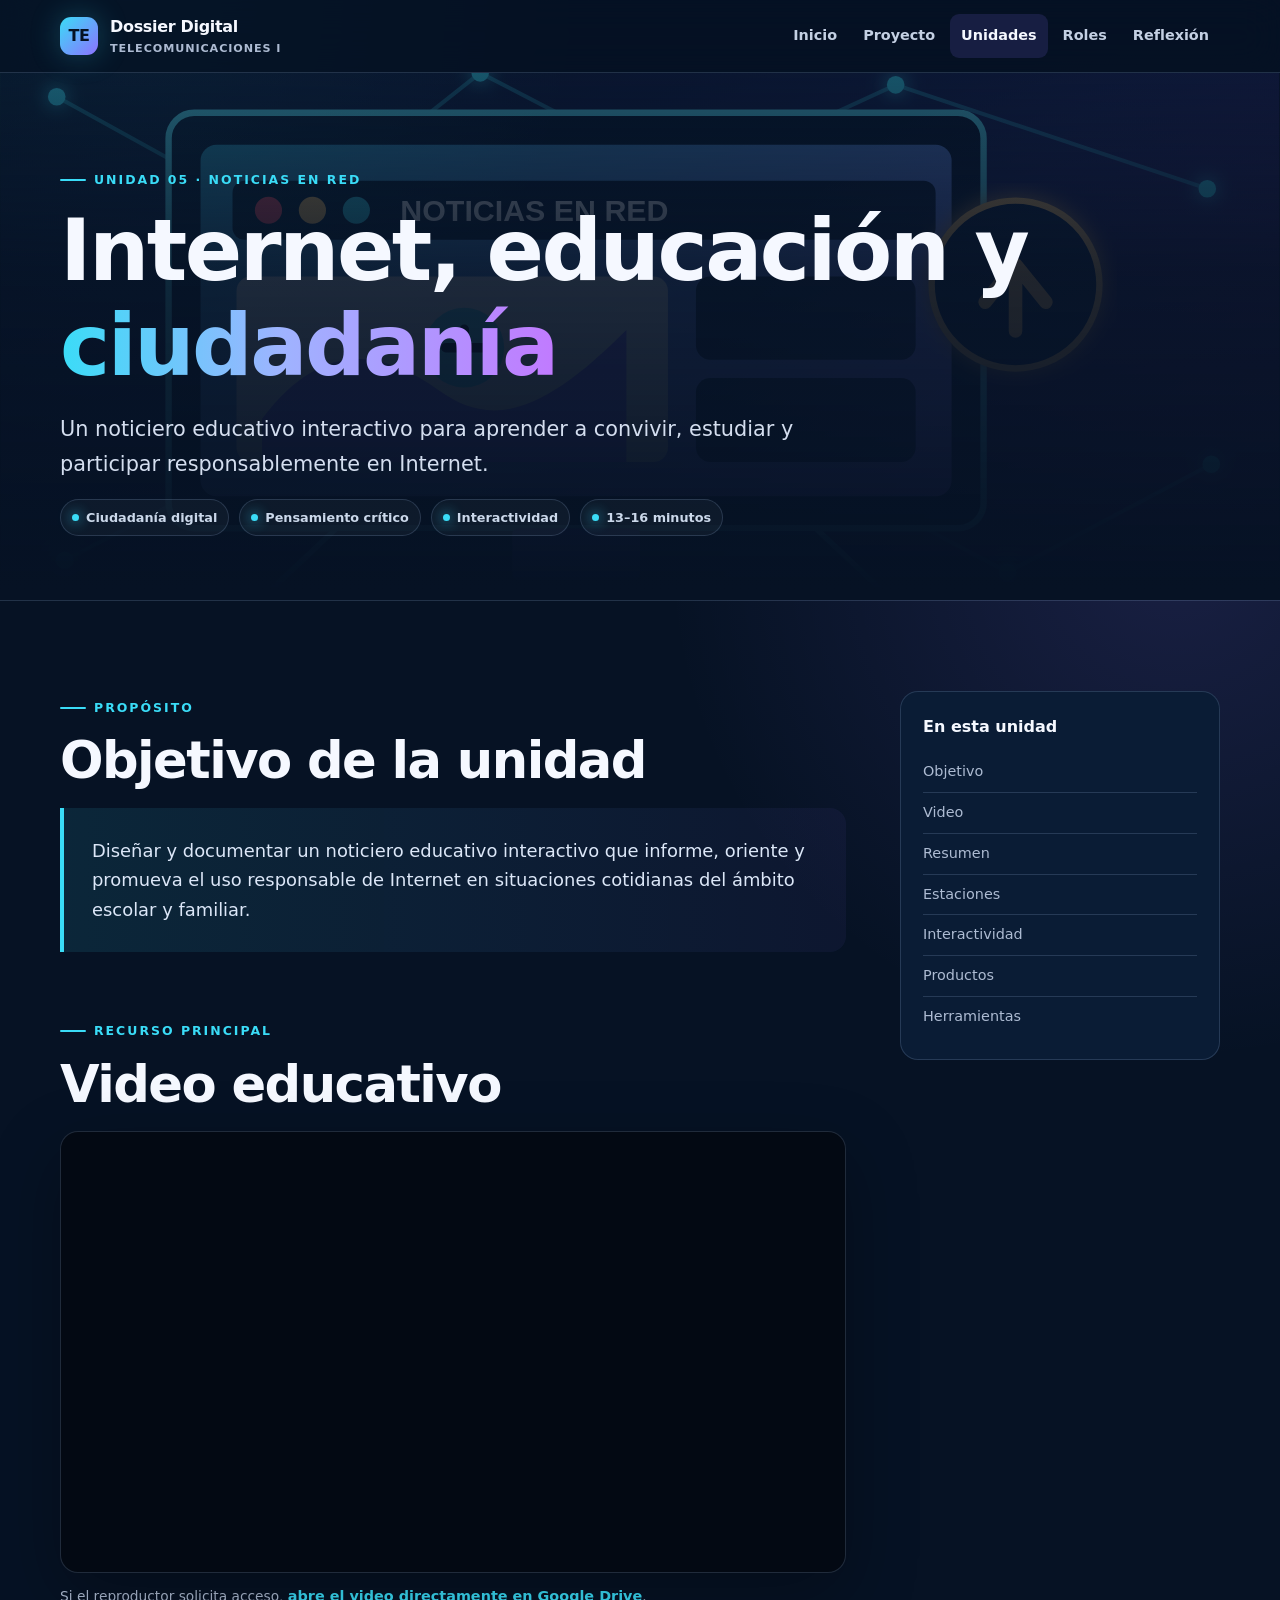
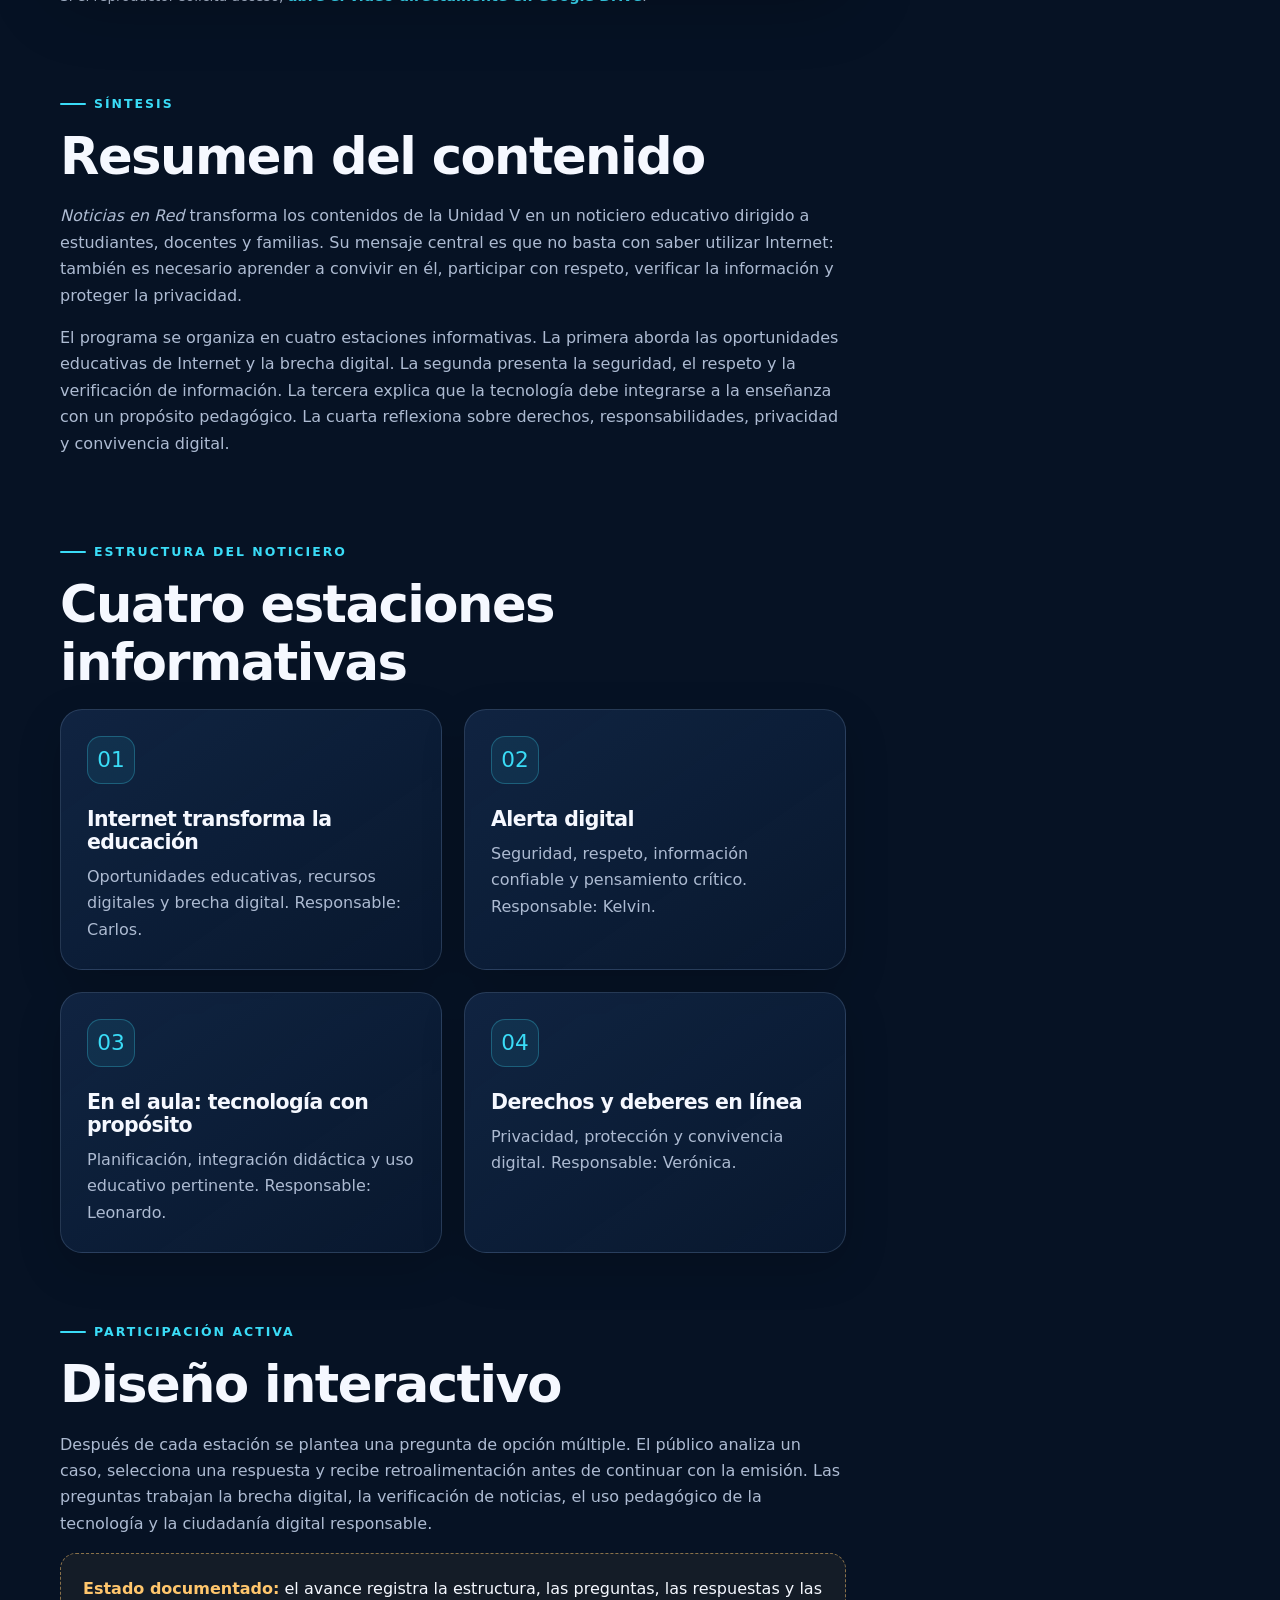
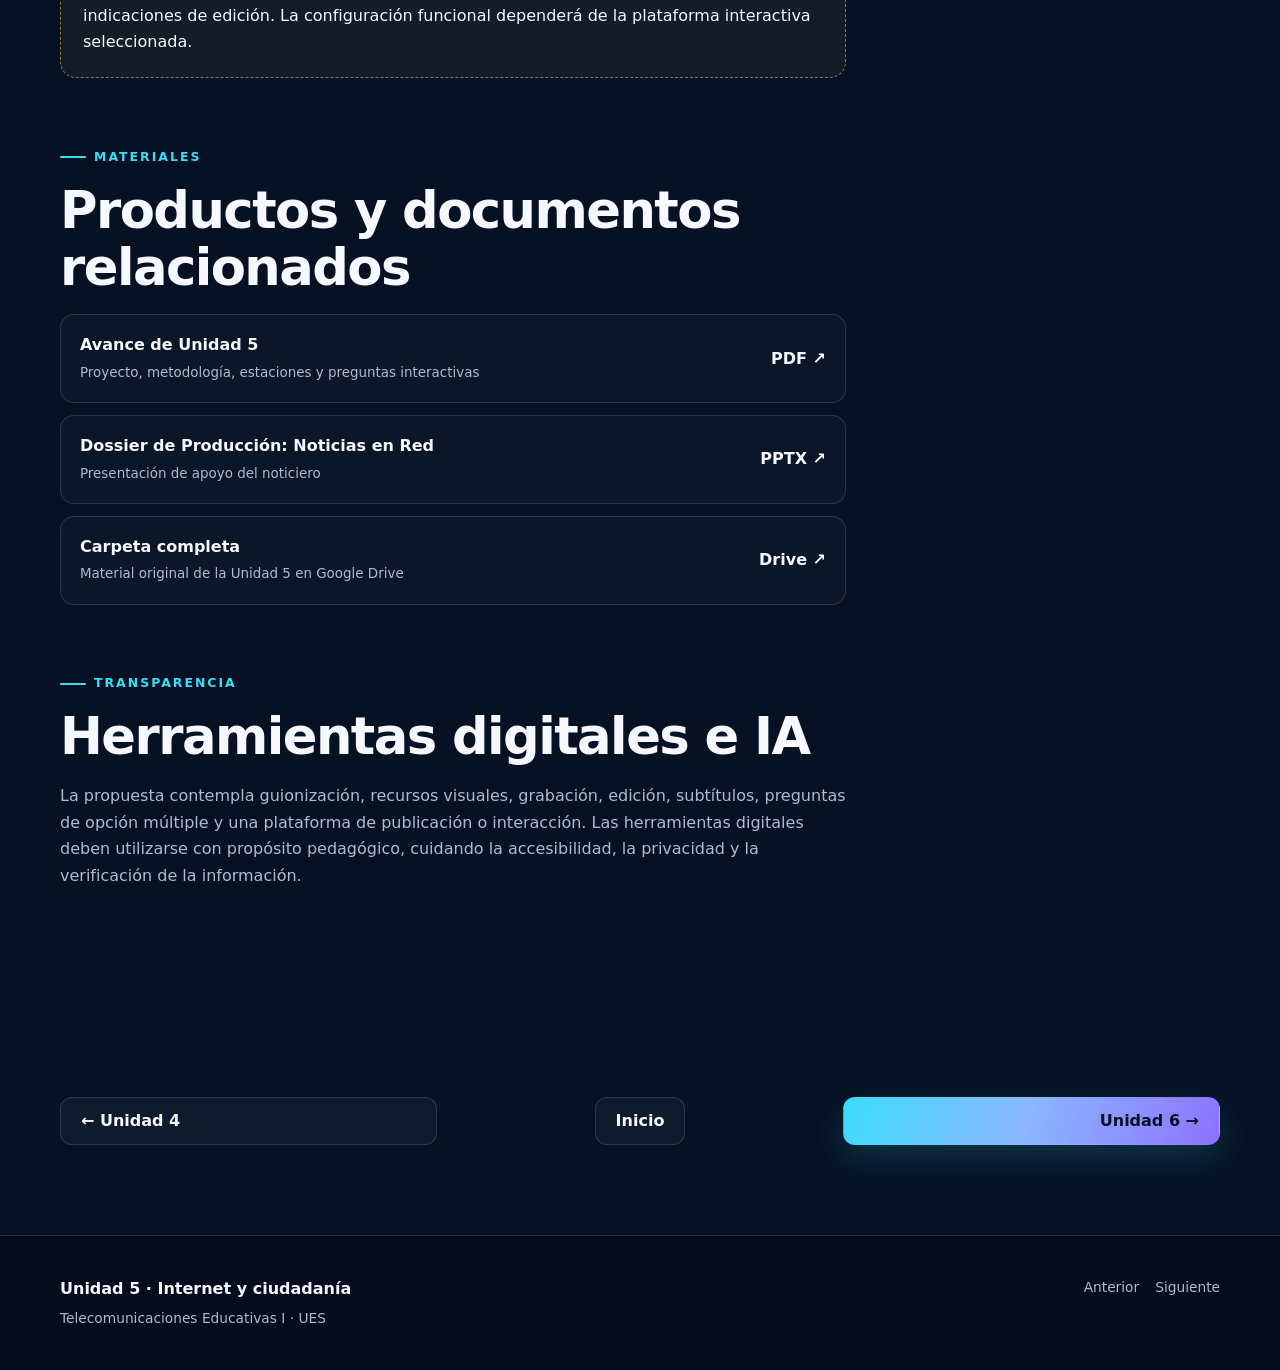
<file: unidad5.html>
<!doctype html>
<html lang="es">
<head>
  <meta charset="utf-8"><meta name="viewport" content="width=device-width, initial-scale=1">
  <meta name="description" content="Unidad 5: Internet, Educación y Ciudadanía de Internet. Noticias en Red, resumen y documentos.">
  <title>Unidad 5 · Internet y ciudadanía | Dossier Digital</title>
  <link rel="stylesheet" href="css/estilos.css"><script src="js/script.js" defer></script>
</head>
<body>
  <a class="skip-link" href="#contenido">Saltar al contenido</a>
  <header class="site-header"><nav class="nav container" aria-label="Navegación principal">
    <a class="brand" href="index.html"><span class="brand-mark">TE</span><span>Dossier Digital<small>Telecomunicaciones I</small></span></a>
    <button class="menu-toggle" aria-label="Abrir menú" aria-expanded="false">☰</button>
    <div class="nav-links"><a href="index.html">Inicio</a><a href="presentacion.html">Proyecto</a><a href="unidad1.html" aria-current="page">Unidades</a><a href="roles.html">Roles</a><a href="reflexion.html">Reflexión</a></div>
  </nav></header>
  <main id="contenido">
    <section class="page-hero">
      <img class="page-image" src="img/unidad5-ciudadania.svg" alt="Noticiero educativo sobre Internet, educación y ciudadanía digital">
      <div class="container page-hero-content">
        <p class="eyebrow">Unidad 05 · Noticias en Red</p>
        <h1>Internet, educación y <span class="gradient-text">ciudadanía</span></h1>
        <p class="lead">Un noticiero educativo interactivo para aprender a convivir, estudiar y participar responsablemente en Internet.</p>
        <div class="meta-row"><span class="tag">Ciudadanía digital</span><span class="tag">Pensamiento crítico</span><span class="tag">Interactividad</span><span class="tag">13–16 minutos</span></div>
      </div>
    </section>
    <section class="section">
      <div class="container content-layout">
        <div>
          <section class="prose-section reveal" id="objetivo"><p class="eyebrow">Propósito</p><h2>Objetivo de la unidad</h2>
            <div class="objective">Diseñar y documentar un noticiero educativo interactivo que informe, oriente y promueva el uso responsable de Internet en situaciones cotidianas del ámbito escolar y familiar.</div>
          </section>
          <section class="prose-section reveal" id="video"><p class="eyebrow">Recurso principal</p><h2>Video educativo</h2>
            <div class="media-frame"><iframe src="https://drive.google.com/file/d/1DqKkjtfOi8bwx0lgtcusBkEsXVqITyh3/preview" title="Noticias en Red, video educativo de la Unidad 5" allow="autoplay; fullscreen" allowfullscreen></iframe></div>
            <p class="media-note">Si el reproductor solicita acceso, <a class="text-link" href="https://drive.google.com/file/d/1DqKkjtfOi8bwx0lgtcusBkEsXVqITyh3/view" target="_blank" rel="noopener">abre el video directamente en Google Drive</a>.</p>
          </section>
          <section class="prose-section reveal" id="resumen"><p class="eyebrow">Síntesis</p><h2>Resumen del contenido</h2>
            <p><em>Noticias en Red</em> transforma los contenidos de la Unidad V en un noticiero educativo dirigido a estudiantes, docentes y familias. Su mensaje central es que no basta con saber utilizar Internet: también es necesario aprender a convivir en él, participar con respeto, verificar la información y proteger la privacidad.</p>
            <p>El programa se organiza en cuatro estaciones informativas. La primera aborda las oportunidades educativas de Internet y la brecha digital. La segunda presenta la seguridad, el respeto y la verificación de información. La tercera explica que la tecnología debe integrarse a la enseñanza con un propósito pedagógico. La cuarta reflexiona sobre derechos, responsabilidades, privacidad y convivencia digital.</p>
          </section>
          <section class="prose-section reveal" id="estaciones"><p class="eyebrow">Estructura del noticiero</p><h2>Cuatro estaciones informativas</h2>
            <div class="grid grid-2">
              <article class="card"><div class="icon">01</div><h3>Internet transforma la educación</h3><p>Oportunidades educativas, recursos digitales y brecha digital. Responsable: Carlos.</p></article>
              <article class="card"><div class="icon">02</div><h3>Alerta digital</h3><p>Seguridad, respeto, información confiable y pensamiento crítico. Responsable: Kelvin.</p></article>
              <article class="card"><div class="icon">03</div><h3>En el aula: tecnología con propósito</h3><p>Planificación, integración didáctica y uso educativo pertinente. Responsable: Leonardo.</p></article>
              <article class="card"><div class="icon">04</div><h3>Derechos y deberes en línea</h3><p>Privacidad, protección y convivencia digital. Responsable: Verónica.</p></article>
            </div>
          </section>
          <section class="prose-section reveal" id="interactividad"><p class="eyebrow">Participación activa</p><h2>Diseño interactivo</h2>
            <p>Después de cada estación se plantea una pregunta de opción múltiple. El público analiza un caso, selecciona una respuesta y recibe retroalimentación antes de continuar con la emisión. Las preguntas trabajan la brecha digital, la verificación de noticias, el uso pedagógico de la tecnología y la ciudadanía digital responsable.</p>
            <div class="status-box"><strong>Estado documentado:</strong> el avance registra la estructura, las preguntas, las respuestas y las indicaciones de edición. La configuración funcional dependerá de la plataforma interactiva seleccionada.</div>
          </section>
          <section class="prose-section reveal" id="productos"><p class="eyebrow">Materiales</p><h2>Productos y documentos relacionados</h2>
            <div class="doc-list">
              <a class="doc-link" href="https://drive.google.com/file/d/1zcuBXOV8_AX1Plj1dJzMwvd-pjyFpyr0/view" target="_blank" rel="noopener"><div><b>Avance de Unidad 5</b><span>Proyecto, metodología, estaciones y preguntas interactivas</span></div><strong>PDF ↗</strong></a>
              <a class="doc-link" href="https://docs.google.com/presentation/d/1S4QfM5LLWQIHEw72k1RhupeZ6JFoeIP4/edit" target="_blank" rel="noopener"><div><b>Dossier de Producción: Noticias en Red</b><span>Presentación de apoyo del noticiero</span></div><strong>PPTX ↗</strong></a>
              <a class="doc-link" href="https://drive.google.com/drive/folders/1ehplXIgnqGoBUlhmopCzwTJkmxdlkOUg" target="_blank" rel="noopener"><div><b>Carpeta completa</b><span>Material original de la Unidad 5 en Google Drive</span></div><strong>Drive ↗</strong></a>
            </div>
          </section>
          <section class="prose-section reveal" id="herramientas"><p class="eyebrow">Transparencia</p><h2>Herramientas digitales e IA</h2>
            <p>La propuesta contempla guionización, recursos visuales, grabación, edición, subtítulos, preguntas de opción múltiple y una plataforma de publicación o interacción. Las herramientas digitales deben utilizarse con propósito pedagógico, cuidando la accesibilidad, la privacidad y la verificación de la información.</p>
          </section>
        </div>
        <aside class="sidebar"><nav class="toc" aria-label="Contenido de la unidad"><strong>En esta unidad</strong><a href="#objetivo">Objetivo</a><a href="#video">Video</a><a href="#resumen">Resumen</a><a href="#estaciones">Estaciones</a><a href="#interactividad">Interactividad</a><a href="#productos">Productos</a><a href="#herramientas">Herramientas</a></nav></aside>
      </div>
    </section>
    <div class="container unit-nav"><a class="btn btn-secondary" href="unidad4.html">← Unidad 4</a><a class="btn btn-secondary" href="index.html">Inicio</a><a class="btn btn-primary" href="unidad6.html">Unidad 6 →</a></div>
  </main>
  <footer class="site-footer"><div class="container footer-grid"><div><strong>Unidad 5 · Internet y ciudadanía</strong><p>Telecomunicaciones Educativas I · UES</p></div><div class="footer-links"><a href="unidad4.html">Anterior</a><a href="unidad6.html">Siguiente</a></div></div></footer>
</body>
</html>
</file>
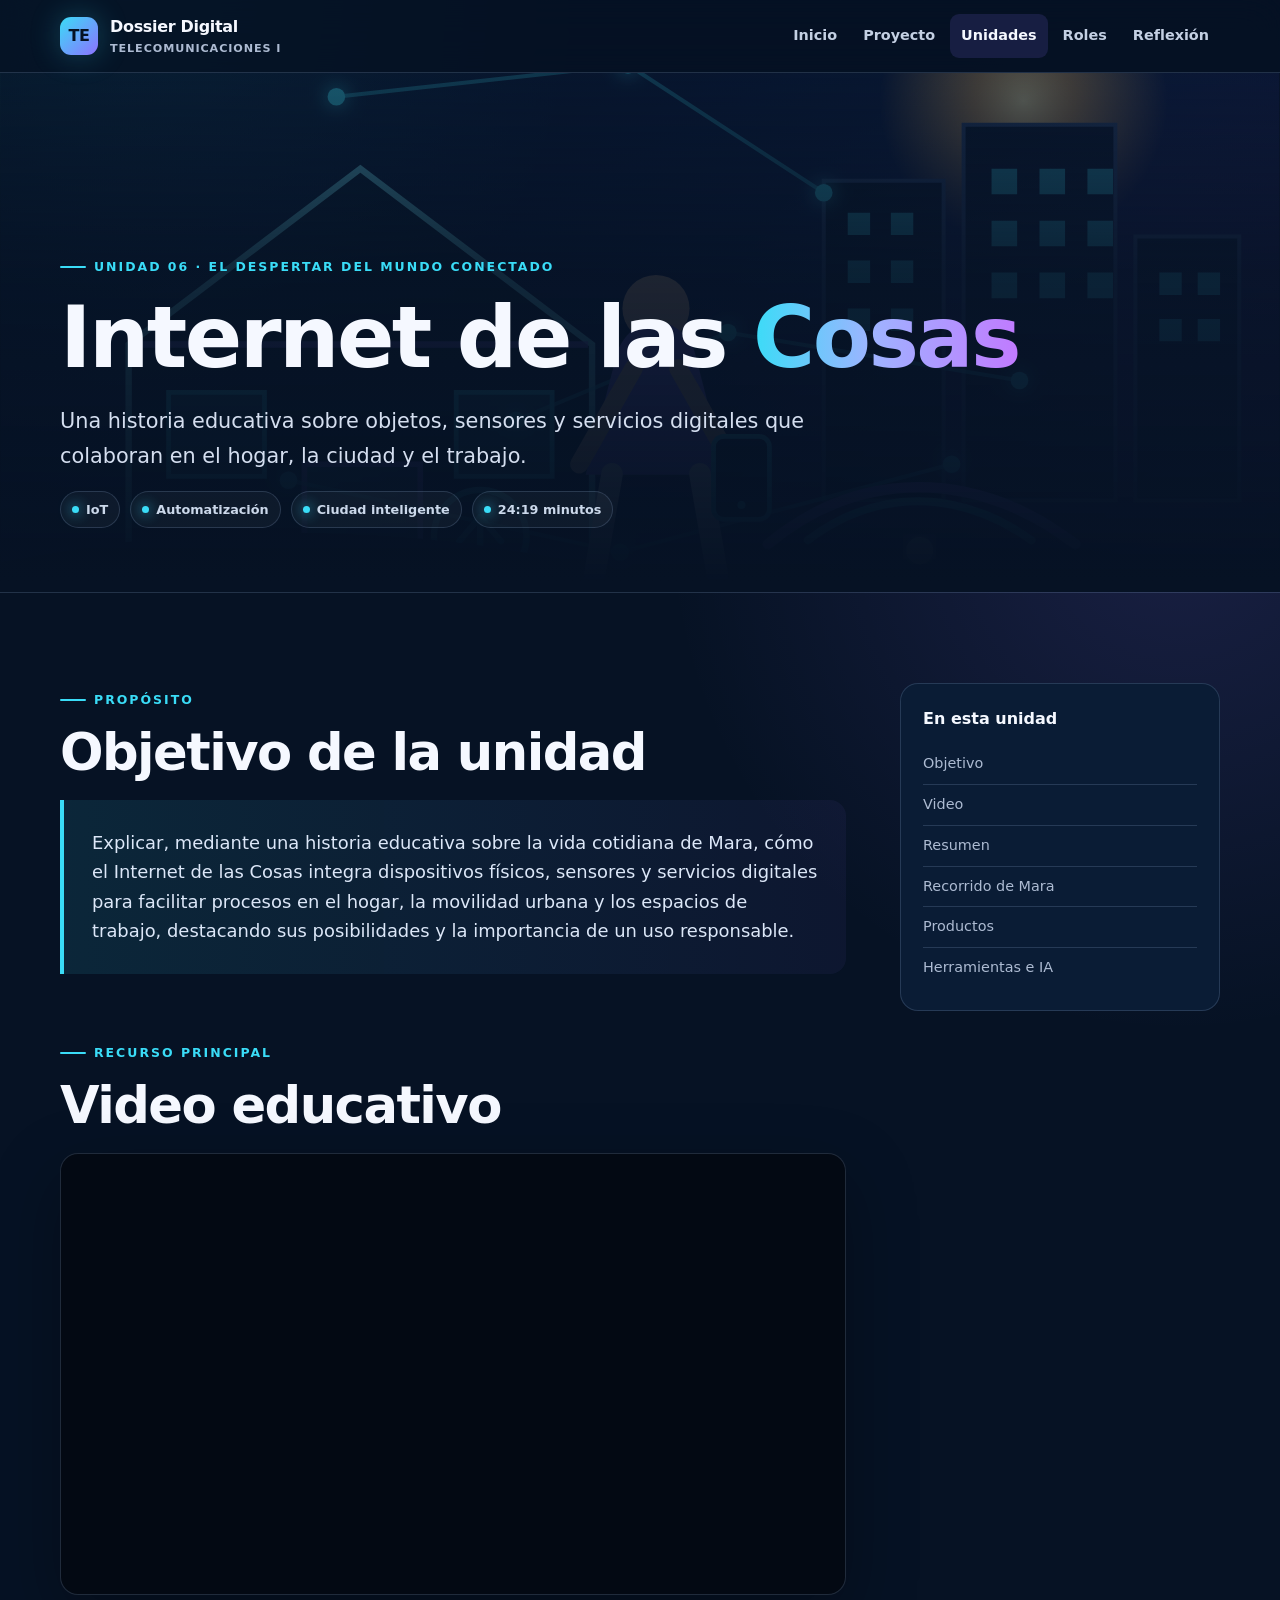
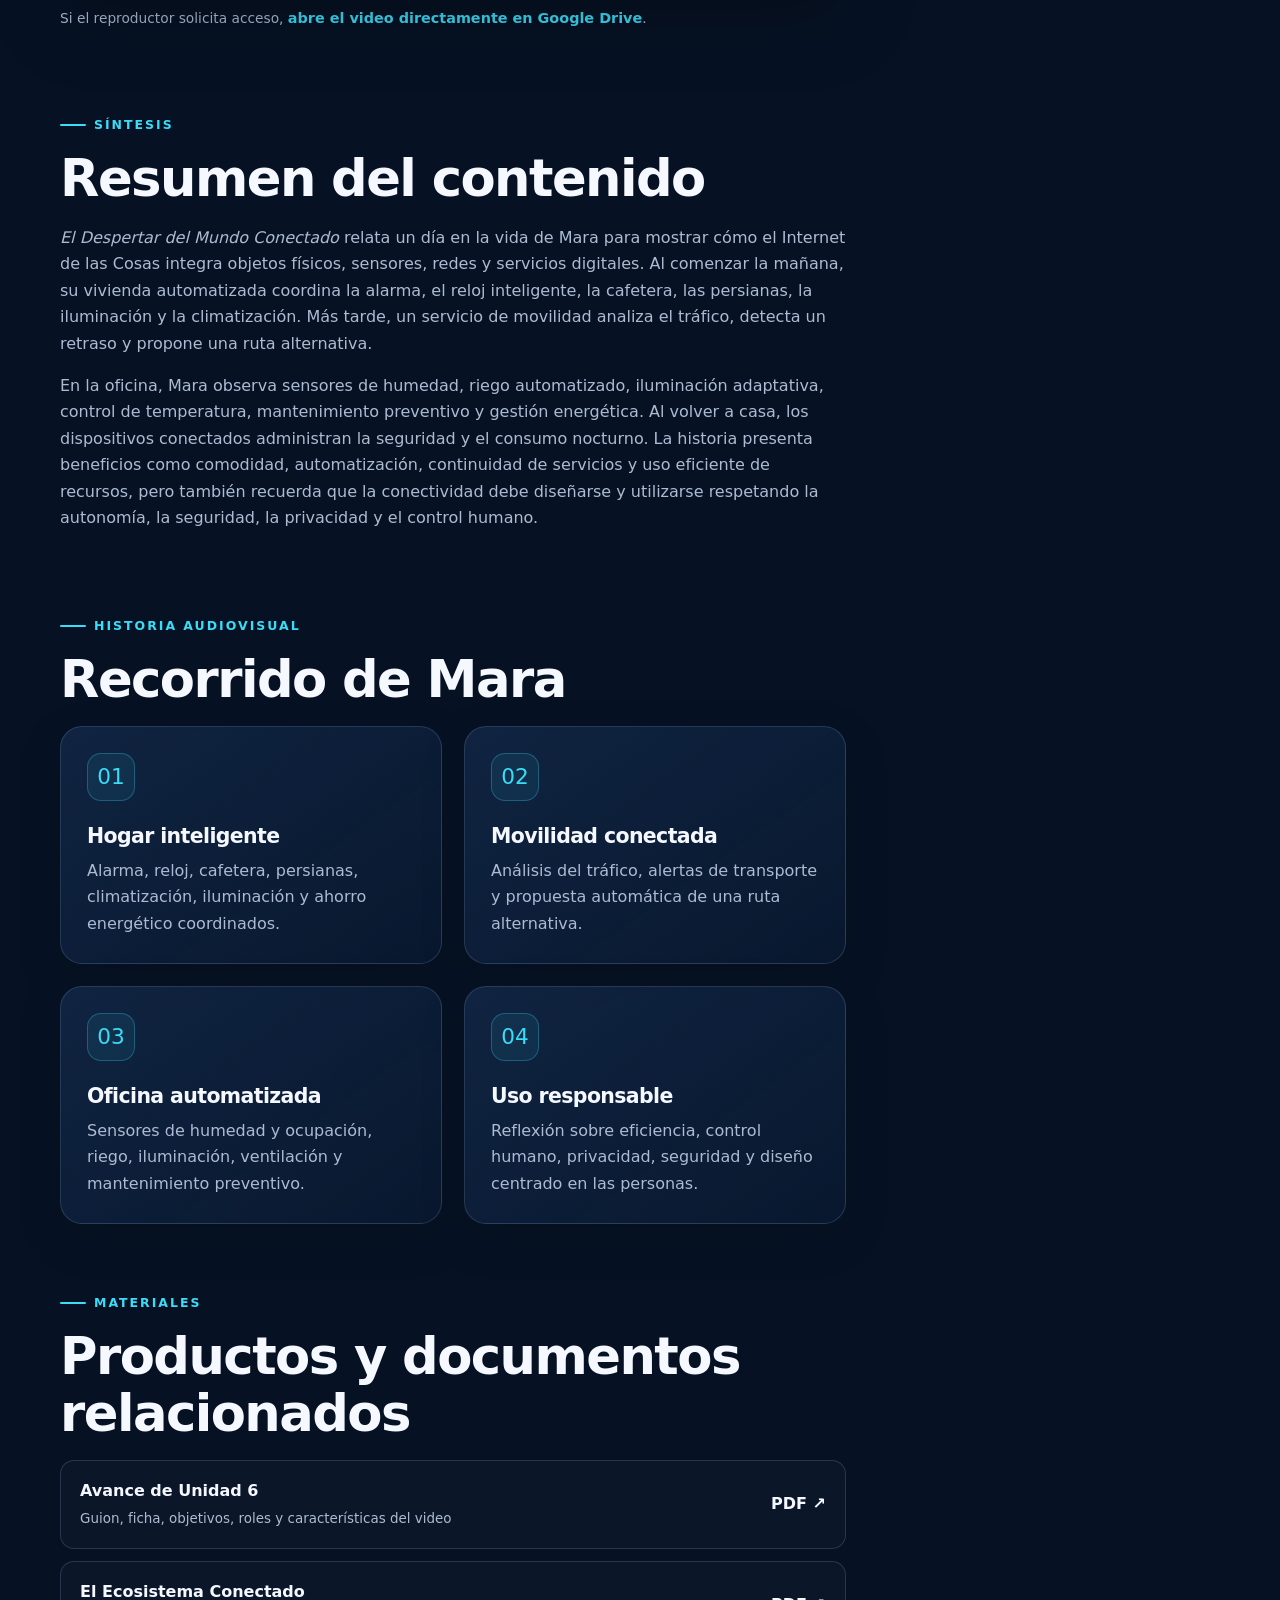
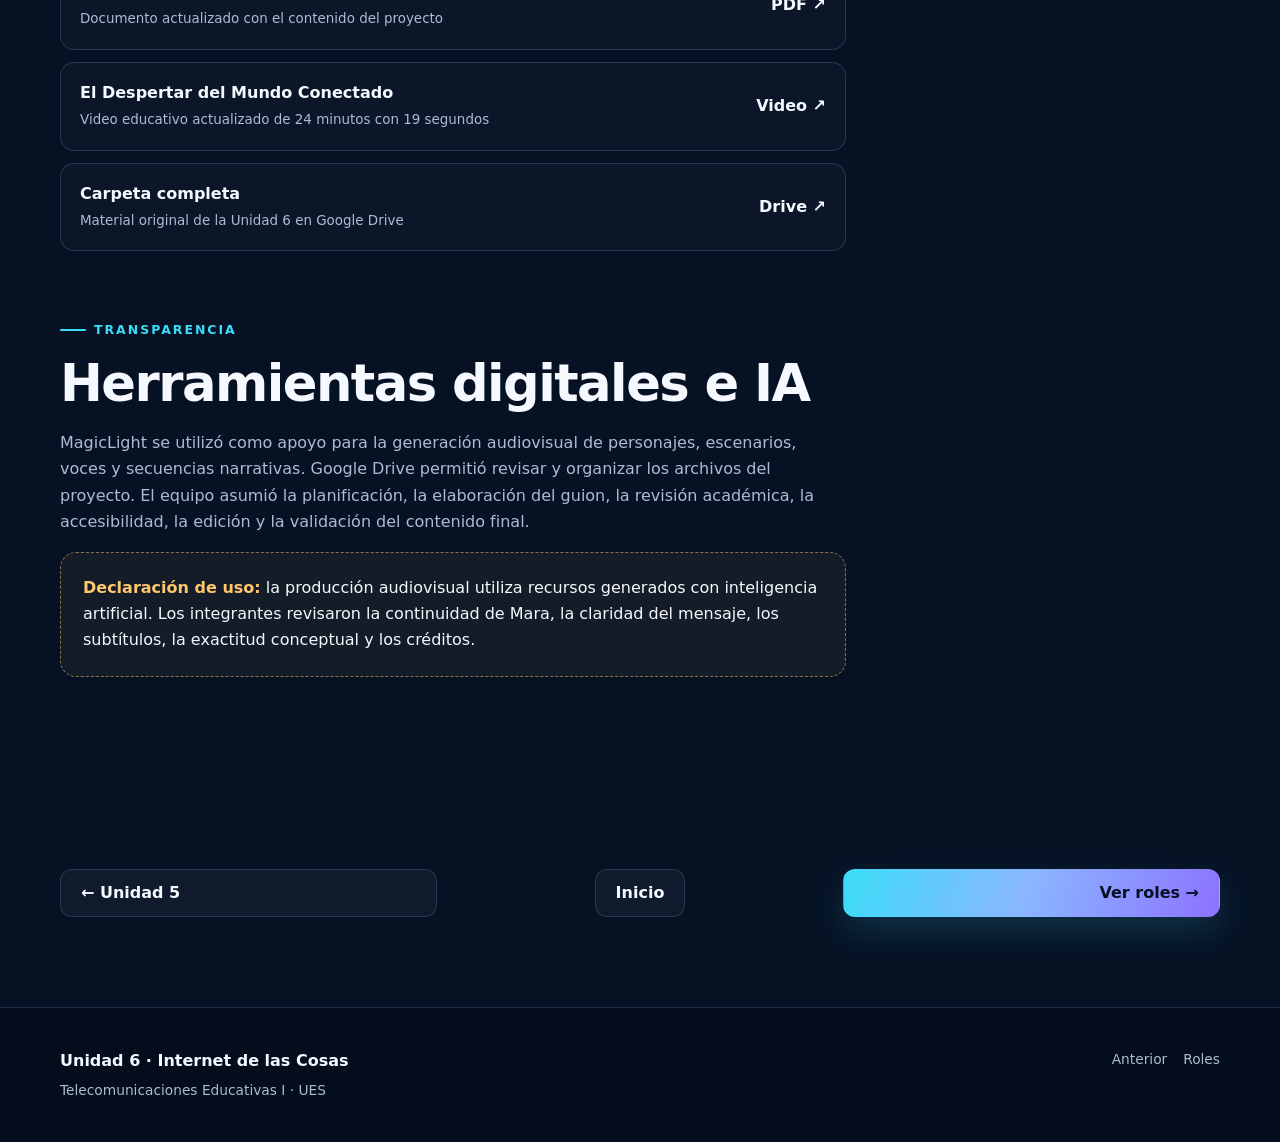
<file: unidad6.html>
<!doctype html>
<html lang="es">
<head>
  <meta charset="utf-8"><meta name="viewport" content="width=device-width, initial-scale=1">
  <meta name="description" content="Unidad 6: Internet de las Cosas. Video, resumen, aplicaciones, documentos y declaración de herramientas digitales.">
  <title>Unidad 6 · Internet de las Cosas | Dossier Digital</title>
  <link rel="stylesheet" href="css/estilos.css"><script src="js/script.js" defer></script>
</head>
<body>
  <a class="skip-link" href="#contenido">Saltar al contenido</a>
  <header class="site-header"><nav class="nav container" aria-label="Navegación principal">
    <a class="brand" href="index.html"><span class="brand-mark">TE</span><span>Dossier Digital<small>Telecomunicaciones I</small></span></a>
    <button class="menu-toggle" aria-label="Abrir menú" aria-expanded="false">☰</button>
    <div class="nav-links"><a href="index.html">Inicio</a><a href="presentacion.html">Proyecto</a><a href="unidad1.html" aria-current="page">Unidades</a><a href="roles.html">Roles</a><a href="reflexion.html">Reflexión</a></div>
  </nav></header>
  <main id="contenido">
    <section class="page-hero">
      <img class="page-image" src="img/unidad6-iot.svg" alt="Vivienda y ciudad inteligente conectadas mediante sensores y servicios digitales">
      <div class="container page-hero-content">
        <p class="eyebrow">Unidad 06 · El despertar del mundo conectado</p>
        <h1>Internet de las <span class="gradient-text">Cosas</span></h1>
        <p class="lead">Una historia educativa sobre objetos, sensores y servicios digitales que colaboran en el hogar, la ciudad y el trabajo.</p>
        <div class="meta-row"><span class="tag">IoT</span><span class="tag">Automatización</span><span class="tag">Ciudad inteligente</span><span class="tag">24:19 minutos</span></div>
      </div>
    </section>
    <section class="section">
      <div class="container content-layout">
        <div>
          <section class="prose-section reveal" id="objetivo">
            <p class="eyebrow">Propósito</p><h2>Objetivo de la unidad</h2>
            <div class="objective">Explicar, mediante una historia educativa sobre la vida cotidiana de Mara, cómo el Internet de las Cosas integra dispositivos físicos, sensores y servicios digitales para facilitar procesos en el hogar, la movilidad urbana y los espacios de trabajo, destacando sus posibilidades y la importancia de un uso responsable.</div>
          </section>

          <section class="prose-section reveal" id="video">
            <p class="eyebrow">Recurso principal</p><h2>Video educativo</h2>
            <div class="media-frame"><iframe src="https://drive.google.com/file/d/1Qu66tB-YEIkkQ4eJTna-JoR_LNEl3OYC/preview" title="El Despertar del Mundo Conectado, video educativo de la Unidad 6" allow="autoplay; fullscreen" allowfullscreen></iframe></div>
            <p class="media-note">Si el reproductor solicita acceso, <a class="text-link" href="https://drive.google.com/file/d/1Qu66tB-YEIkkQ4eJTna-JoR_LNEl3OYC/view" target="_blank" rel="noopener">abre el video directamente en Google Drive</a>.</p>
          </section>

          <section class="prose-section reveal" id="resumen">
            <p class="eyebrow">Síntesis</p><h2>Resumen del contenido</h2>
            <p><em>El Despertar del Mundo Conectado</em> relata un día en la vida de Mara para mostrar cómo el Internet de las Cosas integra objetos físicos, sensores, redes y servicios digitales. Al comenzar la mañana, su vivienda automatizada coordina la alarma, el reloj inteligente, la cafetera, las persianas, la iluminación y la climatización. Más tarde, un servicio de movilidad analiza el tráfico, detecta un retraso y propone una ruta alternativa.</p>
            <p>En la oficina, Mara observa sensores de humedad, riego automatizado, iluminación adaptativa, control de temperatura, mantenimiento preventivo y gestión energética. Al volver a casa, los dispositivos conectados administran la seguridad y el consumo nocturno. La historia presenta beneficios como comodidad, automatización, continuidad de servicios y uso eficiente de recursos, pero también recuerda que la conectividad debe diseñarse y utilizarse respetando la autonomía, la seguridad, la privacidad y el control humano.</p>
          </section>

          <section class="prose-section reveal" id="recorrido">
            <p class="eyebrow">Historia audiovisual</p><h2>Recorrido de Mara</h2>
            <div class="grid grid-2">
              <article class="card"><div class="icon">01</div><h3>Hogar inteligente</h3><p>Alarma, reloj, cafetera, persianas, climatización, iluminación y ahorro energético coordinados.</p></article>
              <article class="card"><div class="icon">02</div><h3>Movilidad conectada</h3><p>Análisis del tráfico, alertas de transporte y propuesta automática de una ruta alternativa.</p></article>
              <article class="card"><div class="icon">03</div><h3>Oficina automatizada</h3><p>Sensores de humedad y ocupación, riego, iluminación, ventilación y mantenimiento preventivo.</p></article>
              <article class="card"><div class="icon">04</div><h3>Uso responsable</h3><p>Reflexión sobre eficiencia, control humano, privacidad, seguridad y diseño centrado en las personas.</p></article>
            </div>
          </section>

          <section class="prose-section reveal" id="productos">
            <p class="eyebrow">Materiales</p><h2>Productos y documentos relacionados</h2>
            <div class="doc-list">
              <a class="doc-link" href="https://drive.google.com/file/d/1M9CjwhYaeXDn8HrBC6tlbfUT5MTU052d/view" target="_blank" rel="noopener"><div><b>Avance de Unidad 6</b><span>Guion, ficha, objetivos, roles y características del video</span></div><strong>PDF ↗</strong></a>
              <a class="doc-link" href="https://drive.google.com/file/d/1j9sTP-LN412z9nhiSLo_lH44VaA6zeR1/view" target="_blank" rel="noopener"><div><b>El Ecosistema Conectado</b><span>Documento actualizado con el contenido del proyecto</span></div><strong>PDF ↗</strong></a>
              <a class="doc-link" href="https://drive.google.com/file/d/1Qu66tB-YEIkkQ4eJTna-JoR_LNEl3OYC/view" target="_blank" rel="noopener"><div><b>El Despertar del Mundo Conectado</b><span>Video educativo actualizado de 24 minutos con 19 segundos</span></div><strong>Video ↗</strong></a>
              <a class="doc-link" href="https://drive.google.com/drive/folders/1HxLLPXdof_OdgpHrPNS0CazXTCeVP1TB" target="_blank" rel="noopener"><div><b>Carpeta completa</b><span>Material original de la Unidad 6 en Google Drive</span></div><strong>Drive ↗</strong></a>
            </div>
          </section>

          <section class="prose-section reveal" id="herramientas">
            <p class="eyebrow">Transparencia</p><h2>Herramientas digitales e IA</h2>
            <p>MagicLight se utilizó como apoyo para la generación audiovisual de personajes, escenarios, voces y secuencias narrativas. Google Drive permitió revisar y organizar los archivos del proyecto. El equipo asumió la planificación, la elaboración del guion, la revisión académica, la accesibilidad, la edición y la validación del contenido final.</p>
            <div class="status-box"><strong>Declaración de uso:</strong> la producción audiovisual utiliza recursos generados con inteligencia artificial. Los integrantes revisaron la continuidad de Mara, la claridad del mensaje, los subtítulos, la exactitud conceptual y los créditos.</div>
          </section>
        </div>
        <aside class="sidebar"><nav class="toc" aria-label="Contenido de la unidad"><strong>En esta unidad</strong><a href="#objetivo">Objetivo</a><a href="#video">Video</a><a href="#resumen">Resumen</a><a href="#recorrido">Recorrido de Mara</a><a href="#productos">Productos</a><a href="#herramientas">Herramientas e IA</a></nav></aside>
      </div>
    </section>
    <div class="container unit-nav"><a class="btn btn-secondary" href="unidad5.html">← Unidad 5</a><a class="btn btn-secondary" href="index.html">Inicio</a><a class="btn btn-primary" href="roles.html">Ver roles →</a></div>
  </main>
  <footer class="site-footer"><div class="container footer-grid"><div><strong>Unidad 6 · Internet de las Cosas</strong><p>Telecomunicaciones Educativas I · UES</p></div><div class="footer-links"><a href="unidad5.html">Anterior</a><a href="roles.html">Roles</a></div></div></footer>
</body>
</html>
</file>
<file: css/estilos.css>
:root {
  --bg: #061224;
  --bg-soft: #0a1c35;
  --panel: #0d2341;
  --panel-2: #142a4b;
  --text: #f5f8ff;
  --muted: #adbbd2;
  --cyan: #3adcf7;
  --purple: #8d72ff;
  --violet: #c17aff;
  --gold: #ffc66d;
  --line: rgba(151, 178, 220, .2);
  --shadow: 0 24px 70px rgba(0, 0, 0, .28);
  --radius: 22px;
  --container: min(1160px, calc(100% - 40px));
}

* { box-sizing: border-box; }
html { scroll-behavior: smooth; }
body {
  margin: 0;
  color: var(--text);
  background:
    radial-gradient(circle at 10% 0%, rgba(58, 220, 247, .11), transparent 28rem),
    radial-gradient(circle at 92% 12%, rgba(141, 114, 255, .14), transparent 32rem),
    var(--bg);
  font-family: Inter, ui-sans-serif, system-ui, -apple-system, BlinkMacSystemFont, "Segoe UI", sans-serif;
  line-height: 1.65;
}

body::before {
  content: "";
  position: fixed;
  inset: 0;
  z-index: -1;
  pointer-events: none;
  opacity: .22;
  background-image:
    linear-gradient(rgba(255,255,255,.025) 1px, transparent 1px),
    linear-gradient(90deg, rgba(255,255,255,.025) 1px, transparent 1px);
  background-size: 42px 42px;
  mask-image: linear-gradient(to bottom, black, transparent 75%);
}

img, iframe { max-width: 100%; }
a { color: inherit; text-decoration: none; }
button, a { -webkit-tap-highlight-color: transparent; }

.skip-link {
  position: fixed;
  left: 16px;
  top: -60px;
  z-index: 100;
  padding: 10px 16px;
  background: var(--cyan);
  color: #031020;
  border-radius: 10px;
  font-weight: 800;
}
.skip-link:focus { top: 14px; }

.container { width: var(--container); margin-inline: auto; }
.section { padding: 90px 0; }
.section.compact { padding: 58px 0; }
.section-header { max-width: 760px; margin-bottom: 38px; }
.section-header.center { margin-inline: auto; text-align: center; }

.eyebrow {
  display: inline-flex;
  align-items: center;
  gap: 8px;
  margin: 0 0 14px;
  color: var(--cyan);
  font-size: .78rem;
  font-weight: 850;
  letter-spacing: .16em;
  text-transform: uppercase;
}
.eyebrow::before {
  content: "";
  width: 26px;
  height: 2px;
  background: currentColor;
  border-radius: 2px;
}

h1, h2, h3 { margin: 0; line-height: 1.12; letter-spacing: -.03em; }
h1 { font-size: clamp(2.55rem, 7vw, 5.8rem); }
h2 { font-size: clamp(2rem, 4vw, 3.4rem); }
h3 { font-size: 1.28rem; }
p { margin: 0 0 1rem; color: var(--muted); }
.lead { font-size: clamp(1.05rem, 2vw, 1.3rem); color: #d4deef; max-width: 760px; }
.gradient-text {
  color: transparent;
  background: linear-gradient(90deg, var(--cyan), #9fb3ff 45%, var(--violet));
  background-clip: text;
}

.site-header {
  position: sticky;
  top: 0;
  z-index: 50;
  border-bottom: 1px solid var(--line);
  background: rgba(6, 18, 36, .83);
  backdrop-filter: blur(18px);
}
.nav {
  min-height: 72px;
  display: flex;
  align-items: center;
  justify-content: space-between;
  gap: 28px;
}
.brand {
  display: flex;
  align-items: center;
  gap: 12px;
  min-width: 210px;
  font-weight: 850;
  letter-spacing: -.02em;
}
.brand-mark {
  width: 38px;
  height: 38px;
  display: grid;
  place-items: center;
  color: #061224;
  background: linear-gradient(135deg, var(--cyan), var(--purple));
  border-radius: 11px;
  box-shadow: 0 0 30px rgba(58, 220, 247, .25);
}
.brand small { display: block; color: var(--muted); font-size: .7rem; font-weight: 650; letter-spacing: .08em; text-transform: uppercase; }
.nav-links { display: flex; align-items: center; gap: 4px; }
.nav-links a {
  padding: 10px 11px;
  color: #c4d0e3;
  border-radius: 9px;
  font-size: .9rem;
  font-weight: 700;
  transition: .2s ease;
}
.nav-links a:hover, .nav-links a[aria-current="page"] { color: var(--text); background: rgba(141, 114, 255, .14); }
.menu-toggle {
  display: none;
  width: 44px;
  height: 44px;
  border: 1px solid var(--line);
  color: var(--text);
  background: var(--panel);
  border-radius: 12px;
  font-size: 1.35rem;
}

.btn-row { display: flex; flex-wrap: wrap; gap: 12px; margin-top: 28px; }
.btn {
  display: inline-flex;
  align-items: center;
  justify-content: center;
  gap: 9px;
  min-height: 48px;
  padding: 0 20px;
  border: 1px solid transparent;
  border-radius: 12px;
  font-weight: 850;
  transition: transform .2s ease, box-shadow .2s ease, border-color .2s ease;
}
.btn:hover { transform: translateY(-2px); }
.btn-primary {
  color: #061224;
  background: linear-gradient(110deg, var(--cyan), #8ab7ff 48%, var(--purple));
  box-shadow: 0 14px 34px rgba(58, 220, 247, .16);
}
.btn-secondary { border-color: var(--line); background: rgba(255,255,255,.04); }
.btn-secondary:hover { border-color: rgba(58, 220, 247, .48); }
.btn-small { min-height: 42px; padding: 0 16px; font-size: .9rem; }

.hero {
  position: relative;
  min-height: calc(100vh - 72px);
  display: grid;
  align-items: center;
  overflow: hidden;
}
.hero-bg {
  position: absolute;
  inset: 0;
  z-index: -2;
  background: center / cover no-repeat;
  filter: saturate(.8);
  opacity: .3;
}
.hero::after {
  content: "";
  position: absolute;
  inset: 0;
  z-index: -1;
  background: linear-gradient(90deg, var(--bg) 6%, rgba(6,18,36,.9) 44%, rgba(6,18,36,.3) 100%),
              linear-gradient(0deg, var(--bg), transparent 35%);
}
.hero-grid {
  padding: 85px 0 110px;
  display: grid;
  grid-template-columns: 1.08fr .72fr;
  gap: 72px;
  align-items: center;
}
.hero h1 { max-width: 910px; margin-bottom: 22px; }
.hero-panel {
  padding: 28px;
  border: 1px solid var(--line);
  background: linear-gradient(150deg, rgba(20,42,75,.82), rgba(10,28,53,.7));
  border-radius: var(--radius);
  box-shadow: var(--shadow);
  backdrop-filter: blur(10px);
}
.hero-panel strong { display: block; margin-bottom: 10px; font-size: 1.05rem; }
.meta-row { display: flex; flex-wrap: wrap; gap: 10px; margin-top: 18px; }
.tag {
  display: inline-flex;
  align-items: center;
  gap: 7px;
  padding: 7px 11px;
  color: #cbd8ea;
  border: 1px solid var(--line);
  background: rgba(255,255,255,.035);
  border-radius: 999px;
  font-size: .8rem;
  font-weight: 750;
}
.tag::before { content: ""; width: 7px; height: 7px; background: var(--cyan); border-radius: 50%; box-shadow: 0 0 13px var(--cyan); }

.stats { margin-top: -48px; position: relative; z-index: 3; }
.stats-grid {
  display: grid;
  grid-template-columns: repeat(4, 1fr);
  border: 1px solid var(--line);
  background: rgba(10,28,53,.94);
  border-radius: 18px;
  box-shadow: var(--shadow);
  overflow: hidden;
}
.stat { padding: 25px; border-right: 1px solid var(--line); }
.stat:last-child { border-right: 0; }
.stat b { display: block; color: var(--text); font-size: 1.85rem; letter-spacing: -.04em; }
.stat span { color: var(--muted); font-size: .85rem; }

.grid { display: grid; gap: 22px; }
.grid-2 { grid-template-columns: repeat(2, minmax(0, 1fr)); }
.grid-3 { grid-template-columns: repeat(3, minmax(0, 1fr)); }
.grid-4 { grid-template-columns: repeat(4, minmax(0, 1fr)); }

.card {
  position: relative;
  padding: 26px;
  border: 1px solid var(--line);
  background: linear-gradient(145deg, rgba(20,42,75,.75), rgba(10,28,53,.62));
  border-radius: var(--radius);
  box-shadow: 0 15px 45px rgba(0,0,0,.16);
}
.card h3 { margin-bottom: 10px; }
.card p:last-child { margin-bottom: 0; }
.icon {
  width: 48px;
  height: 48px;
  display: grid;
  place-items: center;
  margin-bottom: 20px;
  color: var(--cyan);
  border: 1px solid rgba(58,220,247,.28);
  background: rgba(58,220,247,.08);
  border-radius: 14px;
  font-size: 1.35rem;
}

.unit-card {
  position: relative;
  min-height: 420px;
  display: flex;
  align-items: flex-end;
  overflow: hidden;
  border: 1px solid var(--line);
  border-radius: var(--radius);
  box-shadow: var(--shadow);
  isolation: isolate;
}
.unit-card img {
  position: absolute;
  inset: 0;
  width: 100%;
  height: 100%;
  object-fit: cover;
  z-index: -2;
  transition: transform .55s ease;
}
.unit-card::before {
  content: "";
  position: absolute;
  inset: 0;
  z-index: -1;
  background: linear-gradient(0deg, rgba(3,11,23,.98) 4%, rgba(6,18,36,.68) 55%, rgba(6,18,36,.12));
}
.unit-card:hover img { transform: scale(1.045); }
.unit-card.featured { grid-column: 1 / -1; min-height: 500px; }
.unit-card.featured .unit-card-content { max-width: 760px; }
.unit-card-content { padding: 28px; }
.unit-number { color: var(--cyan); font-size: .78rem; font-weight: 900; letter-spacing: .14em; text-transform: uppercase; }
.unit-card h3 { margin: 8px 0 10px; font-size: 1.5rem; }
.unit-card p { color: #bdc9db; font-size: .93rem; }
.text-link { color: var(--cyan); font-weight: 850; font-size: .9rem; }

.page-hero {
  position: relative;
  min-height: 520px;
  display: flex;
  align-items: flex-end;
  overflow: hidden;
  border-bottom: 1px solid var(--line);
}
.page-hero .page-image { position: absolute; inset: 0; width: 100%; height: 100%; object-fit: cover; z-index: -2; opacity: .42; }
.page-hero::after { content: ""; position: absolute; inset: 0; z-index: -1; background: linear-gradient(0deg, var(--bg) 2%, rgba(6,18,36,.76) 62%, rgba(6,18,36,.24)); }
.page-hero-content { padding: 90px 0 64px; }
.page-hero h1 { font-size: clamp(2.8rem, 7vw, 5.3rem); max-width: 980px; }
.page-hero .lead { margin-top: 18px; }

.content-layout { display: grid; grid-template-columns: minmax(0, 1fr) 320px; gap: 54px; align-items: start; }
.sidebar { position: sticky; top: 96px; }
.toc { padding: 22px; border: 1px solid var(--line); background: var(--bg-soft); border-radius: 18px; }
.toc strong { display: block; margin-bottom: 12px; }
.toc a { display: block; padding: 8px 0; color: var(--muted); font-size: .9rem; border-bottom: 1px solid var(--line); }
.toc a:last-child { border-bottom: 0; }
.toc a:hover { color: var(--cyan); }

.prose-section { scroll-margin-top: 94px; padding-bottom: 62px; }
.prose-section h2 { margin-bottom: 18px; }
.prose-section h3 { margin: 24px 0 10px; }
.prose-section ul, .prose-section ol { color: var(--muted); padding-left: 1.25rem; }
.prose-section li { margin-bottom: 9px; }

.objective {
  padding: 28px;
  border-left: 4px solid var(--cyan);
  background: linear-gradient(90deg, rgba(58,220,247,.1), rgba(141,114,255,.06));
  border-radius: 0 16px 16px 0;
  color: #dce7f8;
  font-size: 1.12rem;
}

.media-frame {
  position: relative;
  aspect-ratio: 16 / 9;
  overflow: hidden;
  border: 1px solid var(--line);
  background: #030913;
  border-radius: 18px;
  box-shadow: var(--shadow);
}
.media-frame iframe { width: 100%; height: 100%; border: 0; }
.media-note { margin-top: 12px; font-size: .86rem; }

.doc-list { display: grid; gap: 12px; }
.doc-link {
  display: flex;
  align-items: center;
  justify-content: space-between;
  gap: 18px;
  padding: 17px 19px;
  border: 1px solid var(--line);
  background: rgba(255,255,255,.025);
  border-radius: 14px;
  transition: .2s ease;
}
.doc-link:hover { border-color: rgba(58,220,247,.5); transform: translateX(3px); }
.doc-link span { color: var(--muted); font-size: .84rem; }
.doc-link b { display: block; color: var(--text); }

.status-box {
  padding: 22px;
  border: 1px dashed rgba(255,198,109,.5);
  background: rgba(255,198,109,.06);
  border-radius: 16px;
}
.status-box strong { color: var(--gold); }

.role-table { width: 100%; border-collapse: collapse; overflow: hidden; border-radius: 16px; }
.role-table th, .role-table td { padding: 16px; text-align: left; border-bottom: 1px solid var(--line); vertical-align: top; }
.role-table th { color: var(--cyan); background: rgba(58,220,247,.07); font-size: .78rem; text-transform: uppercase; letter-spacing: .08em; }
.role-table td { color: var(--muted); background: rgba(255,255,255,.018); }
.role-table tr:last-child td { border-bottom: 0; }

.unit-nav {
  display: grid;
  grid-template-columns: repeat(3, 1fr);
  gap: 14px;
  padding: 40px 0 90px;
}
.unit-nav .btn:first-child { justify-content: flex-start; }
.unit-nav .btn:nth-child(2) { justify-self: center; }
.unit-nav .btn:last-child { justify-content: flex-end; }

.quote {
  padding: 36px;
  border: 1px solid var(--line);
  background: linear-gradient(135deg, rgba(141,114,255,.12), rgba(58,220,247,.06));
  border-radius: var(--radius);
  font-size: clamp(1.3rem, 3vw, 2rem);
  line-height: 1.4;
  color: #e7edfa;
}

.cta {
  padding: 42px;
  display: flex;
  justify-content: space-between;
  align-items: center;
  gap: 30px;
  border: 1px solid rgba(141,114,255,.3);
  background: linear-gradient(120deg, rgba(58,220,247,.1), rgba(141,114,255,.16));
  border-radius: var(--radius);
}

.site-footer { border-top: 1px solid var(--line); padding: 40px 0; background: rgba(3,10,22,.48); }
.footer-grid { display: flex; justify-content: space-between; gap: 30px; align-items: flex-start; }
.footer-grid p { font-size: .86rem; margin: 5px 0 0; }
.footer-links { display: flex; flex-wrap: wrap; gap: 16px; color: var(--muted); font-size: .86rem; }
.footer-links a:hover { color: var(--cyan); }

.reveal { opacity: 0; transform: translateY(18px); transition: opacity .55s ease, transform .55s ease; }
.reveal.visible { opacity: 1; transform: none; }

@media (prefers-reduced-motion: reduce) {
  *, *::before, *::after { scroll-behavior: auto !important; transition: none !important; animation: none !important; }
  .reveal { opacity: 1; transform: none; }
}

@media (max-width: 980px) {
  .menu-toggle { display: grid; place-items: center; }
  .nav-links {
    position: absolute;
    top: 72px;
    left: 20px;
    right: 20px;
    display: none;
    padding: 14px;
    border: 1px solid var(--line);
    background: rgba(6,18,36,.98);
    border-radius: 15px;
    box-shadow: var(--shadow);
  }
  .nav-links.open { display: grid; }
  .nav-links a { padding: 12px 14px; }
  .hero-grid { grid-template-columns: 1fr; gap: 30px; }
  .hero-panel { max-width: 650px; }
  .grid-4 { grid-template-columns: repeat(2, 1fr); }
  .content-layout { grid-template-columns: 1fr; }
  .sidebar { display: none; }
}

@media (max-width: 700px) {
  :root { --container: min(100% - 28px, 1160px); }
  .section { padding: 68px 0; }
  .hero { min-height: auto; }
  .hero-grid { padding: 68px 0 88px; }
  .hero-panel { padding: 22px; }
  .stats-grid, .grid-2, .grid-3, .grid-4 { grid-template-columns: 1fr; }
  .stat { border-right: 0; border-bottom: 1px solid var(--line); }
  .stat:last-child { border-bottom: 0; }
  .page-hero { min-height: 440px; }
  .unit-card { min-height: 370px; }
  .unit-card.featured { min-height: 400px; }
  .role-table { display: block; overflow-x: auto; }
  .unit-nav { grid-template-columns: 1fr; }
  .unit-nav .btn { width: 100%; justify-content: center !important; }
  .cta, .footer-grid { flex-direction: column; align-items: flex-start; }
  .brand span:last-child { font-size: .85rem; }
}
</file>
